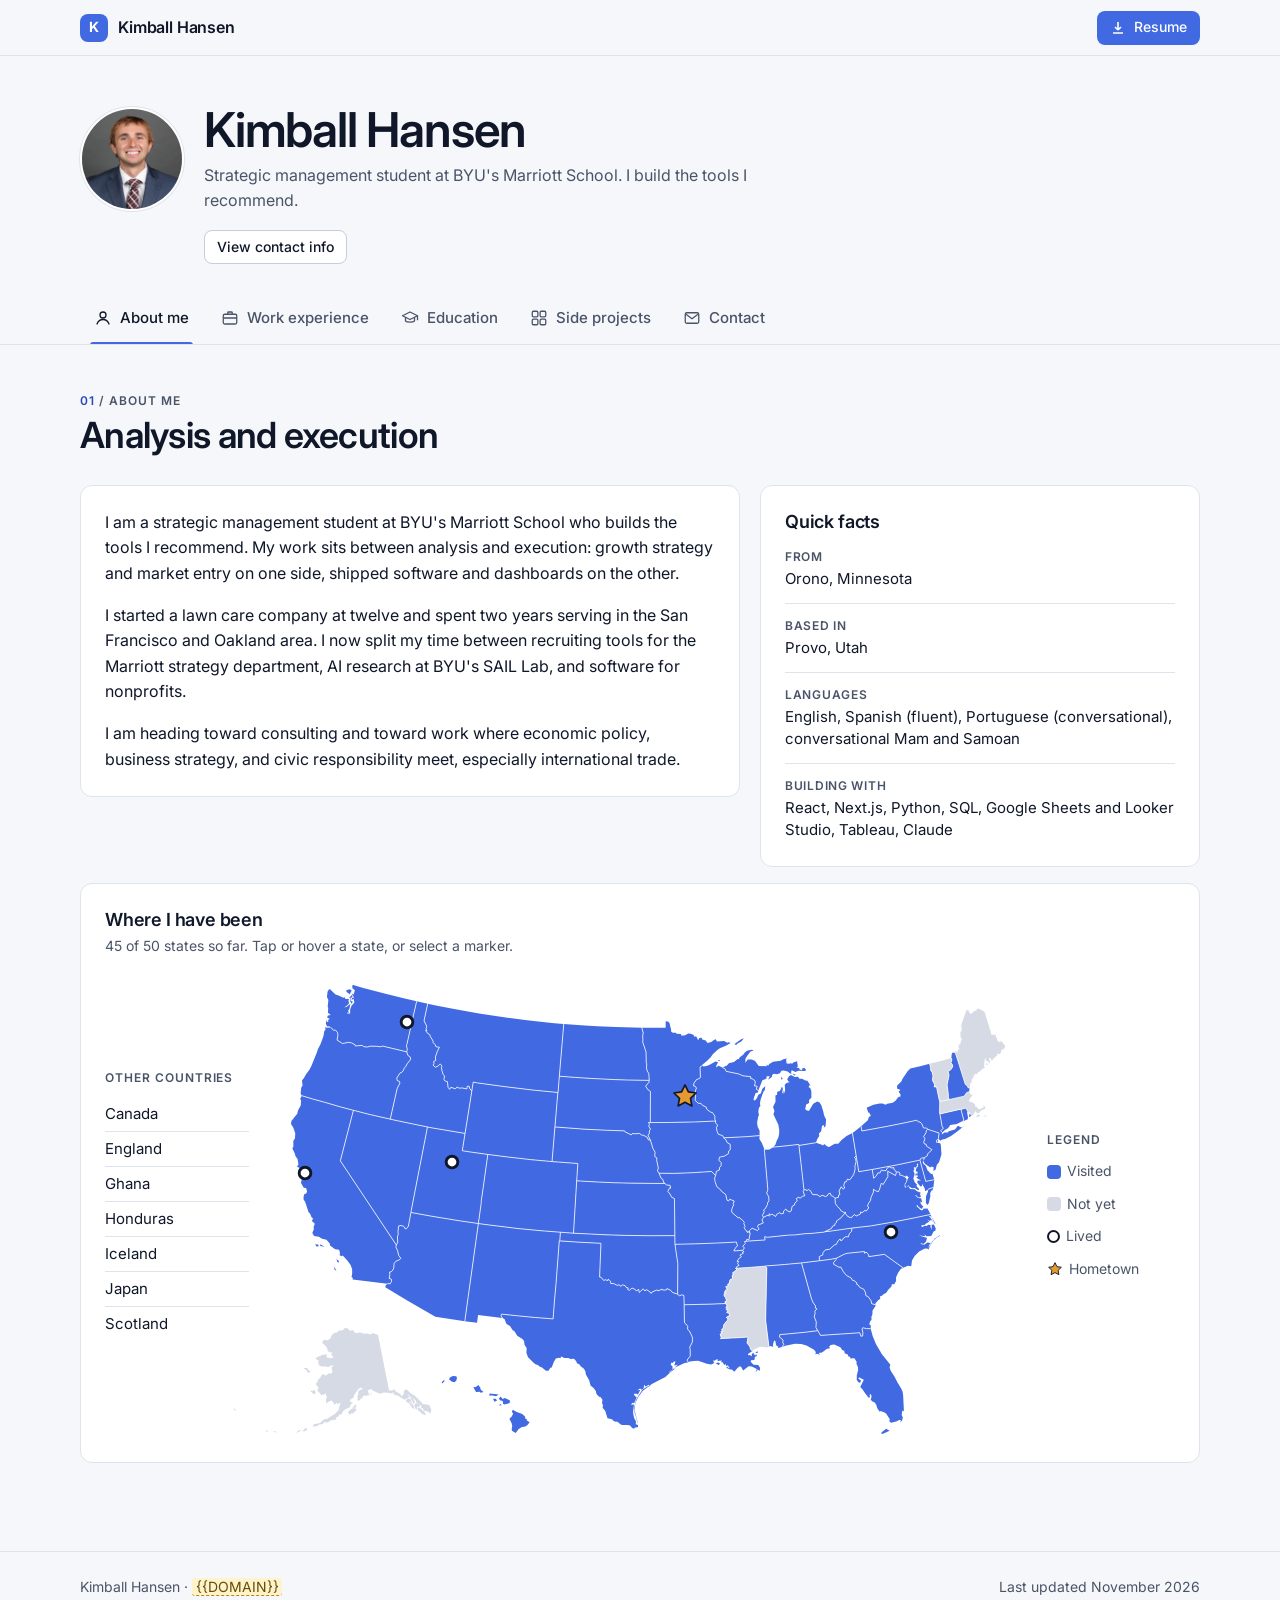
<file: index.html>
<!DOCTYPE html>
<html lang="en">
<head>
<script>document.documentElement.className += " js";</script>
<meta charset="utf-8">
<meta name="viewport" content="width=device-width, initial-scale=1, viewport-fit=cover">
<title>About me | Kimball Hansen</title>
<meta name="description" content="Strategic management student at BYU's Marriott School. I build the tools I recommend.">
<meta name="theme-color" content="#F6F7FA" media="(prefers-color-scheme: light)">
<meta name="theme-color" content="#0A1020" media="(prefers-color-scheme: dark)">

<meta property="og:type" content="website">
<meta property="og:title" content="Kimball Hansen | Strategy, software, and civic work">
<meta property="og:description" content="Strategic management student at BYU's Marriott School. I build the tools I recommend.">
<meta property="og:image" content="assets/headshot.jpg">
<meta name="twitter:card" content="summary">
<meta name="twitter:title" content="Kimball Hansen | Strategy, software, and civic work">
<meta name="twitter:description" content="Strategic management student at BYU's Marriott School. I build the tools I recommend.">
<meta name="twitter:image" content="assets/headshot.jpg">

<link rel="icon" href="assets/favicon.svg" type="image/svg+xml">
<link rel="preconnect" href="https://fonts.googleapis.com">
<link rel="preconnect" href="https://fonts.gstatic.com" crossorigin>
<link rel="stylesheet" href="https://fonts.googleapis.com/css2?family=Inter:wght@400;500;600;700&display=swap">
<link rel="stylesheet" href="styles.css?v=20">
</head>

<body class="has-tabbar">
<a class="skip-link" href="#panels">Skip to content</a>

<!-- ── Header ─────────────────────────────────────────────────────── -->
<header class="header">
  <div class="wrap header__inner">
    <a class="wordmark" href="#about"><span class="wordmark__mark" aria-hidden="true">K</span>Kimball Hansen</a>
    <div class="header__actions">
      <a class="btn btn--primary btn--sm" href="assets/resume.pdf">
        <svg viewBox="0 0 16 16" fill="none" stroke="currentColor" stroke-width="1.6" aria-hidden="true"><path d="M8 2v8m0 0 3-3m-3 3L5 7M3 13h10"/></svg>
        Resume
      </a>
    </div>
  </div>
</header>

<main id="main">

  <!-- ── Identity block (shows on every tab) ──────────────────────── -->
  <section class="identity" aria-labelledby="name">
    <div class="wrap identity__inner">
      <img class="identity__photo" src="assets/headshot.jpg?v=2" width="880" height="1100"
           alt="Kimball Hansen in a navy suit and red plaid tie, smiling.">
      <div>
        <h1 class="h-display" id="name">Kimball Hansen</h1>
        <p class="identity__line">Strategic management student at BYU's Marriott School. I build the tools I recommend.</p>
      </div>
      <div class="identity__actions">
        <a class="btn btn--secondary btn--sm" href="#contact">View contact info</a>
      </div>
    </div>
  </section>

  <!-- ── Tab bar ──────────────────────────────────────────────────── -->
  <!-- Plain anchor links without JS. main.js adds the ARIA tab roles. -->
  <nav class="tabbar" aria-label="Sections">
    <ul class="tabbar__list" data-tablist>
      <li><a class="tabbar__tab" id="tab-about" href="#about" data-title="About me">
        <svg viewBox="0 0 24 24" fill="none" stroke="currentColor" stroke-width="1.7" stroke-linecap="round" aria-hidden="true"><circle cx="12" cy="8" r="4"/><path d="M4 20c1.5-4 4.5-6 8-6s6.5 2 8 6"/></svg>
        <span class="tabbar__long">About me</span><span class="tabbar__short">About</span></a></li>
      <li><a class="tabbar__tab" id="tab-experience" href="#experience" data-title="Work experience">
        <svg viewBox="0 0 24 24" fill="none" stroke="currentColor" stroke-width="1.7" stroke-linejoin="round" aria-hidden="true"><rect x="3" y="7" width="18" height="13" rx="2"/><path d="M9 7V5a1 1 0 0 1 1-1h4a1 1 0 0 1 1 1v2M3 12h18"/></svg>
        <span class="tabbar__long">Work experience</span><span class="tabbar__short">Work</span></a></li>
      <li><a class="tabbar__tab" id="tab-education" href="#education" data-title="Education">
        <svg viewBox="0 0 24 24" fill="none" stroke="currentColor" stroke-width="1.7" stroke-linejoin="round" aria-hidden="true"><path d="m2 9 10-5 10 5-10 5z"/><path d="M6 11v5c2 2 10 2 12 0v-5M22 9v6"/></svg>
        <span class="tabbar__long">Education</span><span class="tabbar__short">School</span></a></li>
      <li><a class="tabbar__tab" id="tab-projects" href="#projects" data-title="Side projects">
        <svg viewBox="0 0 24 24" fill="none" stroke="currentColor" stroke-width="1.7" stroke-linejoin="round" aria-hidden="true"><rect x="3" y="3" width="7.5" height="7.5" rx="1.5"/><rect x="13.5" y="3" width="7.5" height="7.5" rx="1.5"/><rect x="3" y="13.5" width="7.5" height="7.5" rx="1.5"/><rect x="13.5" y="13.5" width="7.5" height="7.5" rx="1.5"/></svg>
        <span class="tabbar__long">Side projects</span><span class="tabbar__short">Projects</span></a></li>
      <li><a class="tabbar__tab" id="tab-contact" href="#contact" data-title="Contact">
        <svg viewBox="0 0 24 24" fill="none" stroke="currentColor" stroke-width="1.7" stroke-linejoin="round" aria-hidden="true"><rect x="3" y="5" width="18" height="14" rx="2"/><path d="m4 7 8 6 8-6"/></svg>
        <span class="tabbar__long">Contact</span><span class="tabbar__short">Contact</span></a></li>
    </ul>
  </nav>

  <div id="panels" data-panels-top tabindex="-1"></div>

  <!-- ── 01 About me ──────────────────────────────────────────────── -->
  <section class="panel" id="about" aria-labelledby="about-heading">
    <div class="wrap">
      <header class="panel__head">
        <p class="eyebrow"><span class="num">01</span> / About me</p>
        <h2 class="h-panel" id="about-heading" data-panel-heading tabindex="-1">Analysis and execution</h2>
      </header>

      <div class="grid grid--bio">
        <div class="card prose">
          <p>I am a strategic management student at BYU's Marriott School who builds the tools I recommend.
            My work sits between analysis and execution: growth strategy and market entry on one side, shipped
            software and dashboards on the other.</p>
          <p>I started a lawn care company at twelve and spent two years serving in the San Francisco and
            Oakland area. I now split my time between recruiting tools for the Marriott strategy department,
            AI research at BYU's SAIL Lab, and software for nonprofits.</p>
          <p>I am heading toward consulting and toward work where economic policy, business strategy, and civic
            responsibility meet, especially international trade.</p>
        </div>

        <div class="card">
          <h3 class="h-card">Quick facts</h3>
          <dl class="facts" style="margin-top:14px">
            <div class="facts__row"><dt>From</dt><dd>Orono, Minnesota</dd></div>
            <div class="facts__row"><dt>Based in</dt><dd>Provo, Utah</dd></div>
            <div class="facts__row"><dt>Languages</dt><dd>English, Spanish (fluent), Portuguese (conversational), conversational Mam and Samoan</dd></div>
            <div class="facts__row"><dt>Building with</dt><dd>React, Next.js, Python, SQL, Google Sheets and Looker Studio, Tableau, Claude</dd></div>
          </dl>
        </div>
      </div>

      <!-- Map: other countries | map | legend -->
      <div class="card map-card" style="margin-top:16px">
        <h3 class="h-card">Where I have been</h3>
        <p class="card__meta">45 of 50 states so far. Tap or hover a state, or select a marker.</p>

        <div class="map-layout">
          <div class="map-layout__countries">
            <h4 class="eyebrow">Other countries</h4>
            <ul class="map-side-list">
              <li>Canada</li>
              <li>England</li>
              <li>Ghana</li>
              <li>Honduras</li>
              <li>Iceland</li>
              <li>Japan</li>
              <li>Scotland</li>
            </ul>
          </div>

          <div class="map-layout__map">
<!-- MAP:START (generated by tools/build-map.mjs; edit that file and rerun, do not hand edit) -->
<div class="usmap" data-usmap>
  <svg class="usmap__svg" viewBox="0 0 975 610" role="img" aria-labelledby="usmap-title usmap-desc">
    <title id="usmap-title">Map of the United States showing the states Kimball has visited</title>
    <desc id="usmap-desc">45 of 50 states are shaded as visited. Not yet visited: Alaska, Maine, Massachusetts, Mississippi, Vermont. Markers show where Kimball has lived: Provo, Utah; Spokane, Washington; Durham, North Carolina; San Francisco and Oakland, California. A star marks his hometown, Orono, Minnesota.</desc>
    <g class="usmap__states">
      <path class="usmap__state is-visited" data-state="AL" data-name="Alabama" data-status="Visited" d="M647.9,492.4L647.9,492.4L647.9,492.4ZM641.6,383.9L641.5,383.7L666.4,381.8L689.2,379.6L702.4,427.0L704.5,431.7L707.7,436.4L707.3,438.8L709.5,439.9L706.7,443.1L707.1,445.9L705.9,450.0L708.6,457.1L708.2,464.7L710.7,468.7L693.6,470.8L660.7,473.9L660.2,477.0L665.0,480.9L664.6,484.7L666.2,486.4L663.7,490.0L657.5,491.8L659.0,490.2L655.9,487.8L654.8,482.2L653.3,481.7L651.9,485.8L651.5,490.1L649.0,488.9L646.4,489.4L642.1,455.0L643.0,413.1L643.6,386.1Z"><title>Alabama: visited</title></path>
      <path class="usmap__state is-unvisited" data-state="AK" data-name="Alaska" data-status="Not yet" d="M104.1,551.6L104.1,551.6L104.1,551.6ZM99.1,569.8L103.4,565.2L104.6,569.0L100.9,570.4ZM95.0,582.0L95.0,582.0L95.0,582.0ZM93.3,575.4L98.9,570.6L103.0,570.6L104.5,573.3L99.2,577.7L97.4,577.1L95.3,579.5ZM93.1,582.8L93.1,582.8L93.1,582.8ZM88.8,587.6L88.8,587.6L88.8,587.6ZM71.7,593.6L71.7,593.6L71.7,593.6ZM71.0,591.6L71.0,591.6L71.0,591.6ZM68.1,593.4L68.1,593.4L68.1,593.4ZM65.7,590.1L65.7,590.1L65.7,590.1ZM67.5,564.1L67.5,564.1L67.5,564.1ZM60.8,591.2L60.8,591.2L60.8,591.2ZM58.2,592.3L58.2,592.3L58.2,592.3ZM66.1,523.9L66.1,523.9L66.1,523.9ZM55.9,595.9L55.9,595.9L55.9,595.9ZM44.6,596.9L44.6,596.9L44.6,596.9ZM42.6,595.4L42.6,595.4L42.6,595.4ZM40.6,595.9L40.6,595.9L40.6,595.9ZM44.1,547.4L46.2,547.9L49.5,546.6L50.9,551.2L48.3,552.0L44.3,548.6ZM31.2,600.7L33.7,600.4L37.9,596.4L40.1,598.1L36.5,600.8ZM50.7,504.5L59.1,500.7L65.6,499.7L65.2,503.9L71.3,505.0L74.2,503.6L71.2,500.0L73.2,497.5L70.2,497.2L66.5,495.5L66.2,492.2L62.9,487.9L59.3,484.4L61.5,480.7L67.1,481.3L70.4,478.8L71.6,474.9L75.2,471.3L78.1,471.3L81.6,468.3L86.6,468.1L89.3,465.0L93.9,466.2L95.1,468.7L98.6,468.0L101.4,468.7L100.9,470.4L104.4,472.1L108.9,470.7L113.9,472.8L118.9,472.5L122.5,473.6L126.0,471.6L132.8,474.4L147.2,547.0L151.3,547.2L154.5,545.0L154.5,547.2L162.3,552.3L163.6,554.7L166.5,551.9L166.5,548.3L169.4,545.8L171.6,547.1L176.3,551.6L180.7,553.8L189.5,562.4L191.5,565.5L192.6,565.1L200.0,566.5L202.9,572.6L201.4,577.9L198.4,575.0L192.7,573.6L192.0,570.8L189.2,570.4L190.1,568.2L188.2,565.3L183.2,563.4L182.3,560.4L178.2,556.5L176.2,556.7L171.3,551.1L174.6,557.6L172.6,556.5L167.9,559.3L161.9,556.2L160.0,554.4L152.9,552.1L153.2,549.3L150.9,551.2L145.5,550.2L140.5,549.9L135.3,551.6L125.6,547.4L124.4,545.3L119.2,547.1L121.0,552.8L119.4,554.0L113.5,554.3L111,558.8L110.4,557.3L108.8,560.3L104.8,560.2L106.6,557.2L105.1,556.1L106.8,552.4L106.6,548.5L110.5,545.8L112.0,547.1L111.9,544.1L109.4,543.8L106.3,546.2L101.6,553.0L100.4,556.9L96.1,559.5L96.0,562.2L99.5,563.5L96.4,566.5L95.7,569.3L89.8,572.0L85.7,575.8L85.6,578.2L82.0,579.0L79.7,582.0L76.9,582.9L78.5,583.9L76.6,585.8L70.6,586.4L67.3,589.0L62.8,589.4L62.6,587.5L60.5,591.2L55.5,591.9L52.7,594.1L46.7,594.8L48.5,591.6L56.5,590.1L61.9,585.1L66.4,584.5L71.2,580.8L75.2,578.7L80.9,573.4L82.4,566.0L83.9,563.1L79.6,564.9L78.0,563.4L75.7,566.2L73.2,561.9L71.0,560.6L64.7,564.1L64.1,558.3L65.8,556.7L63.8,551.0L63.1,552.3L58.3,553.3L52.6,546.6L54.4,545.2L53.8,541.3L52.6,541.9L51.0,538.2L53.4,535.9L53.7,533.6L57.4,529.8L58.7,526.7L60.6,525.7L64.3,527.8L67.4,524.8L71.4,525.1L73.0,523.1L71.5,516.9L73.7,515.7L72.5,513.9L67.6,516.5L61.2,515.4L59.1,516.0L55.2,514.1L53.9,509.3L55.8,508.6L52.4,506.8ZM24.8,603.0L29.2,599.0L31.4,600.2ZM28.4,573.2L28.4,573.2L28.4,573.2ZM20.4,602.1L20.4,602.1L20.4,602.1ZM26.8,568.3L26.8,568.3L26.8,568.3ZM16.0,603.0L16.0,603.0L16.0,603.0ZM34.4,517.7L39.4,517.8L42.0,521.2L44.8,522.4L40.8,524.4L38.9,521.1ZM7.0,603.0L7.0,603.0L7.0,603.0ZM23.4,539.8L23.4,539.8L23.4,539.8ZM-0.0,602.2L-0.0,602.2L-0.0,602.2ZM-6.2,601.1L-0.9,601.2L-1.9,602.5ZM-10.1,599.3L-10.1,599.3L-10.1,599.3ZM-10.9,601.2L-10.9,601.2L-10.9,601.2ZM-15.0,601.4L-13.1,599.2L-11.1,600.7ZM-18.1,599.6L-18.1,599.6L-18.1,599.6ZM-20.0,597.4L-20.0,597.4L-20.0,597.4ZM-30.2,592.5L-30.2,592.5L-30.2,592.5ZM-35.1,593.3L-35.1,593.3L-35.1,593.3ZM-40.7,588.5L-40.7,588.5L-40.7,588.5ZM-55.8,576.5L-55.8,576.5L-55.8,576.5ZM-57.6,570.8L-54.6,571.9L-53.9,573.7L-56.3,573.0ZM197.3,577.4L197.3,577.4L197.3,577.4ZM196.4,577.0L196.4,577.0L196.4,577.0ZM194.6,574.8L194.6,574.8L194.6,574.8ZM187.5,570.0L187.5,570.0L187.5,570.0ZM187.0,569.1L187.0,569.1L187.0,569.1ZM186.2,576.9L186.2,576.9L186.2,576.9ZM184.9,573.0L184.9,569.8L186.7,569.5L194.3,575.8L195.6,580.1L189.6,577.5L189.3,576.2ZM182.6,574.2L182.6,574.2L182.6,574.2ZM180.3,567.1L181.9,564.5L185.3,564.2L188.7,566.6L186.3,568.6L183.9,568.5L183.9,572.3L182.6,572.4ZM174.5,555.9L176.1,557.4L178.2,556.8L181.3,562.5L179.5,565.8L178.8,563.0ZM173.8,564.7L174.5,562.9L177.2,563.4L179.6,568.3L180.8,572.6L176.0,568.3L175.4,565.2ZM173.4,565.8L173.4,565.8L173.4,565.8ZM169.1,561.4L171.5,557.7L175.3,558.6L177.1,562.6L173.7,562.2L173.8,564.7ZM120.8,555.0L123.5,550.0L124.2,550.9ZM120.3,551.4L120.3,551.4L120.3,551.4Z"><title>Alaska: not yet visited</title></path>
      <path class="usmap__state is-visited" data-state="AZ" data-name="Arizona" data-status="Visited" d="M145.0,407.0L148.8,406.9L150.6,403.7L150.1,400.8L147.4,400.0L148.3,394.8L148.0,391.6L149.9,391.4L152.3,389.0L153.5,385.9L153.8,380.4L156.8,377.0L160.0,376.1L162.7,373.6L159.8,369.6L158.4,363.2L156.2,359.0L156.8,356.1L158.7,352.7L158.2,345.0L159.2,342.4L159.0,337.8L159.9,331.0L163.0,330.5L166.5,331.4L168.4,334.8L169.9,334.9L172.6,331.4L176.0,313.3L202.7,318.2L239.3,324.2L264.6,327.9L251.3,423.6L246.8,456.2L208.1,450.4L171.7,429.4L142.3,411.7L142.9,408.9Z"><title>Arizona: visited</title></path>
      <path class="usmap__state is-visited" data-state="AR" data-name="Arkansas" data-status="Visited" d="M522.9,355.2L549.9,354.6L586.0,353.2L603.6,352.2L605.1,357.3L602.8,359.4L600.2,363.9L611.9,363.1L613.6,365.2L611.4,365.6L612.6,367.2L608.3,369.3L610.2,371.6L607.0,373.8L604.6,377.6L606.5,377.6L605.3,380.6L607.1,383.1L605.1,383.7L602.8,386.7L604.0,388.6L598.4,393.0L600.3,394.2L598.2,395.7L598.6,400.3L595.3,401.6L594.2,406.8L592.1,407.6L593.3,409.4L589.7,410.8L591.7,415.1L588.9,415.4L589.9,418.0L587.4,417.7L589.3,419.5L587.5,420.3L587.5,423.2L589.4,425.1L590.7,429.7L588.5,430.7L589.3,433.0L569.4,433.8L535.0,434.6L534.7,422.5L532.1,421.6L528.8,422.8L526.4,420.7L526.7,380.5Z"><title>Arkansas: visited</title></path>
      <path class="usmap__state is-visited" data-state="CA" data-name="California" data-status="Visited" d="M77.1,374.3L81.1,376.9L81.3,379.5L78.9,378.2L78.9,376.1ZM74.7,384.2L78.2,389.9L75.7,388.6ZM65.1,358.3L65.1,358.3L65.1,358.3ZM58.2,374.3L58.2,374.3L58.2,374.3ZM56.6,355.0L62.6,358.5L56.8,357.4ZM50.2,355.1L54.1,355.3L54.8,357.7L51.9,358.1ZM46.8,353.4L46.8,353.4L46.8,353.4ZM32.5,159.9L46.4,164.1L62.1,168.4L83.6,174.7L100.4,179.1L83.2,245.5L156.8,356.1L156.2,359.0L158.4,363.2L159.8,369.6L162.7,373.6L160.0,376.1L156.8,377.0L153.8,380.4L153.5,385.9L152.3,389.0L149.9,391.4L148.0,391.6L148.3,394.8L147.4,400.0L150.1,400.8L150.6,403.7L148.8,406.9L145.0,407.0L99.4,401.6L99.7,399.5L97.9,398.1L98.8,393.5L98.7,387.7L96.5,382.2L92.4,376.4L86.4,369.8L84.6,370.8L82.1,369.2L82.9,367.1L81.6,362.4L76.3,361.7L69.7,356.7L69.3,354.1L65.0,349.2L59.3,347.9L54.8,345.2L48.8,344.2L46.4,340.4L48.6,334.8L47.9,333.2L49.7,328.1L45.9,324.5L47.3,321.2L45.2,319.3L43.4,314.6L41.5,313.2L37.1,299.6L34.8,296.1L35.0,292.1L36.2,288.9L38.1,288.9L39.6,285.9L38.2,281.3L35.1,281.0L31.4,274.2L32.5,270.6L31.5,266.5L33.2,260.8L35.2,260.6L34.7,265.7L38.4,270.1L38.5,265.0L36.4,261.6L37.2,259.0L35.8,257.2L39.2,256.2L37.6,253.4L35.7,253.7L35.6,256.6L33.2,259.9L29.3,254.5L26.2,253.4L28.2,250.2L27.0,243.0L24.4,239.5L23.2,235.5L20.1,228.9L21.5,226.9L21.4,219.4L23.6,215.7L24.0,209.1L21.5,201.9L18.4,197.1L18.9,193.0L26.6,183.7L27.7,178.9L31.2,172.8L31.6,165.8L30.4,164.4Z"><title>California: visited</title></path>
      <path class="usmap__state is-visited" data-state="CO" data-name="Colorado" data-status="Visited" d="M277.0,237.1L301.0,240.2L333.1,243.9L361.4,246.5L395.3,249.0L393.8,271.8L389.6,340.6L372.4,339.3L348.5,337.5L315.2,334.3L278.7,329.8L264.6,327.9L268.3,301.5L268.3,298.9L271.1,279.6Z"><title>Colorado: visited</title></path>
      <path class="usmap__state is-visited" data-state="CT" data-name="Connecticut" data-status="Visited" d="M871.1,183.9L898.6,177.6L898.7,178.0L902.2,191.0L901.7,193.4L900.2,193.4L893.4,197.0L884.7,198.3L881.8,202.6L878.1,204.5L874.0,208.3L872.2,206.0L875.7,202.5L874.1,200.9Z"><title>Connecticut: visited</title></path>
      <path class="usmap__state is-visited" data-state="DE" data-name="Delaware" data-status="Visited" d="M849.1,245.8L849.3,246.3L849.1,245.8ZM844.8,244.5L846.5,241.9L850.7,241.4L849.7,244.3L848.4,246.7L849.3,249.3L852.7,252.4L854.7,258.0L859.5,262.8L861.2,262.6L863.7,270.2L852.5,272.5Z"><title>Delaware: visited</title></path>
      <path class="usmap__state is-visited" data-state="FL" data-name="Florida" data-status="Visited" d="M814.5,594.4L814.5,594.4L814.5,594.4ZM812.7,595.9L812.7,595.9L812.7,595.9ZM807.4,599.0L807.4,599.0L807.4,599.0ZM793.7,604.2L794.7,602.0L800.4,597.6L805.0,600.1L796.3,604.0ZM789.5,605.4L789.5,605.4L789.5,605.4ZM786.4,605.4L786.4,605.4L786.4,605.4ZM777.4,558.3L777.4,558.3L777.4,558.3ZM770.2,606.1L770.2,606.1L770.2,606.1ZM720.4,495.2L720.4,495.2L720.4,495.2ZM710.7,468.7L714.2,474.9L765.7,471.4L767.3,476.0L769.6,475.6L769.8,470.9L768.7,466.0L770.0,464.8L774.7,466.0L780.1,466.0L782.7,475.6L787.0,486.2L794.9,499.6L806.0,513.6L804.9,517.2L806.6,521.8L811.5,529.2L815.4,536.8L820.0,544.3L822.1,549.0L822.8,554.1L823.8,574.5L821.8,573.7L820.8,579.5L822.3,582.6L821.5,586.5L819.1,589.3L819.7,586.0L817.6,586.0L813.6,588.0L806.9,589.7L804.6,587.7L805.2,585.0L800.6,577.8L798.4,576.1L793.1,574.2L791.9,575.3L788.8,570.5L787.5,566.0L785.4,563.2L781.9,561.4L780.2,559.2L781.3,555.3L780.3,551.9L778.5,553.1L779.5,555.9L777.5,556.8L772.6,550.7L769.3,545.7L766.4,542.8L771.1,533.2L764.6,529.8L764.2,531.7L767.3,534.2L766.7,536.7L764.7,537.1L761.8,533.4L761.9,527.3L763.6,520.6L763.5,517.1L761.2,511.5L761.9,510.1L758.8,505.0L755.0,504.8L754.0,506.0L752.9,503.1L751.2,502.8L749.9,500.0L746.0,498.3L745.3,494.9L742.7,494.0L740.3,490.6L732.1,486.7L727.4,487.4L725.7,489.6L726.4,492.1L722.7,492.3L716.2,497.3L711.8,498.0L713.6,500.7L709.9,499.1L707.4,499.8L708.0,496.6L705.7,493.6L695.8,488.3L688.8,486.2L680.6,485.8L667.9,488.6L663.7,490.0L666.2,486.4L664.6,484.7L665.0,480.9L660.2,477.0L660.7,473.9L693.6,470.8Z"><title>Florida: visited</title></path>
      <path class="usmap__state is-visited" data-state="GA" data-name="Georgia" data-status="Visited" d="M689.2,379.6L712.7,376.8L725.5,375.2L734.8,373.6L734.8,375.0L731.5,378.9L731.6,381.5L738.4,385.3L741.0,385.3L744.3,391.4L748.3,396.1L754.5,399.5L756.0,402.3L759.0,403.4L761.9,405.8L761.6,407.6L763.6,408.6L765.6,411.7L771.2,414.4L773.1,418.1L773.9,422.7L776.7,423.9L780.7,429.5L781.4,433.3L786.1,434.5L786.7,435.9L782.5,442.3L782.4,447.0L781.0,450.7L781.3,454.4L779.5,456.3L778.2,460.1L780.2,461.4L780.1,466.0L774.7,466.0L770.0,464.8L768.7,466.0L769.8,470.9L769.6,475.6L767.3,476.0L765.7,471.4L714.2,474.9L710.7,468.7L708.2,464.7L708.6,457.1L705.9,450.0L707.1,445.9L706.7,443.1L709.5,439.9L707.3,438.8L707.7,436.4L704.5,431.7L702.4,427.0Z"><title>Georgia: visited</title></path>
      <path class="usmap__state is-visited" data-state="HI" data-name="Hawaii" data-status="Visited" d="M305.4,584.4L308.2,581.8L310.3,577.8L308.7,575.3L309.7,572.5L315.1,575.7L322.2,578.2L326.2,581.9L326.0,584.4L327.9,584.4L328.4,586.6L332.0,589.1L328.5,593.2L325.2,594.9L321.7,595.1L317.3,598.1L313.7,603.1L309.2,600.4L308.3,598.5L309.1,593.6L308.3,590.4ZM291.6,557.9L293.9,555.3L296.4,558.5L299.6,557.2L306.4,560.7L305.4,563.9L298.5,565.6L297.1,564.8L296.6,561.0L293.0,560.1ZM291.5,566.6L294.2,565.0L294.8,566.9ZM283.8,558.2L287.4,558.0L289.2,560.4L285.9,562.1ZM278.6,553.8L279.6,551.1L291.4,552.5L287.8,555.0L283.1,553.8ZM258.0,543.0L261.3,542.8L264.6,540.0L267.4,544.1L267.3,545.7L271.3,549.3L267.7,550.2L266.2,549.1L261.5,549.2ZM226.0,532.6L227.3,530.1L230.9,528.2L235.4,528.5L236.5,530.1L235.7,534.2L233.3,536.3L229.9,535.7ZM216.3,536.5L220.0,533.1L219.8,535.5L217.1,538.1Z"><title>Hawaii: visited</title></path>
      <path class="usmap__state is-visited" data-state="ID" data-name="Idaho" data-status="Visited" d="M170.5,102.3L171.2,98.4L170.1,94.1L170.7,92.4L178.3,58.6L183.5,35.9L198.0,39.0L193.2,61.5L196.8,68.7L195.8,71.7L197.0,74.2L195.2,74.2L197.9,78.0L200.8,79.7L201.5,82.3L205.3,88.3L204.7,89.6L208.0,93.0L208.8,95.5L213.4,96.2L210.7,101.7L208.1,109.0L208.6,113.6L205.8,114.9L206.4,117.4L205.1,119.7L208.0,122.6L211.6,121.0L214.5,118.2L216.9,121.0L216.1,122.7L216.8,127.4L218.5,132.3L220.2,134.2L219.3,138.5L220.8,140.6L224.0,141.5L224.8,149.1L226.9,151.6L228.4,148.9L234.6,150.9L236.6,148.4L239.3,150.0L243.2,149.7L249.6,151.0L249.9,147.5L252.5,147.5L253.5,151.0L256.0,153.8L247.1,209.5L200.1,201.6L197.7,201.0L159.5,193.1L148.8,190.7L157.9,150.4L161.6,143.2L160.9,141.1L157.8,139.9L157.4,136.6L161.9,129.9L164.2,129.1L166.5,126.1L166.7,124.1L169.1,121.9L170.9,118.1L175.6,112.3L175.0,109.0L171.9,106.8Z"><title>Idaho: visited</title></path>
      <path class="usmap__state is-visited" data-state="IL" data-name="Illinois" data-status="Visited" d="M576.4,264.7L577.4,259.3L581.2,257.7L581.4,254.5L583.6,251.8L583.6,247.8L580.6,244.7L581.5,240.7L588.1,239.2L593.2,236.0L593.5,232.7L595.5,231.0L595.5,223.8L591.5,221.5L590.0,218.1L587.0,215.3L617.8,213.7L634.1,212.3L633.9,216.7L637.1,222.0L640.3,229.8L645.0,283.6L643.4,287.9L646.1,292.5L646.5,298.4L644.9,299.9L644.5,303.0L641.5,308.6L639.3,310.2L640.4,311.7L637.9,317.4L639.3,319.7L637.3,323.0L639.0,327.2L632.2,329.8L631.6,332.2L633.5,335.1L631.5,337.1L624.3,334.0L620.6,337.5L621.1,339.9L618.7,338.2L618.5,339.9L613.7,333.4L615.1,332.0L613.4,327.7L614.0,326.3L611.9,323.7L607.0,319.7L606.1,320.5L597.6,313.2L597.5,309.2L600.1,303.2L599.4,301.4L600.9,298.4L594.9,296.0L593.4,298.2L591.3,297.2L589.7,289.8L584.1,285.6L582.9,283.6L578.0,279.5L575.5,272.5L575.1,268.0Z"><title>Illinois: visited</title></path>
      <path class="usmap__state is-visited" data-state="IN" data-name="Indiana" data-status="Visited" d="M640.3,229.8L642.1,231.1L647.2,230.6L651.9,227.5L669.1,225.8L685.6,223.9L685.8,225.3L688.4,247.3L692.5,284.2L691.3,285.6L693.5,291.5L690.6,292.0L687.5,294.5L685.0,293.5L682.5,295.0L683.6,298.2L680.5,301.0L680.0,303.6L677.0,305.1L675.5,311.5L674.1,312.8L669.7,310.7L668.6,308.8L665.5,311.7L665.9,314.2L662.3,315.4L660.7,313.4L656.7,315.7L655.3,318.6L650.5,315.6L648.3,316.5L646.7,315.0L646.6,318.3L645.2,316.8L639.3,319.7L637.9,317.4L640.4,311.7L639.3,310.2L641.5,308.6L644.5,303.0L644.9,299.9L646.5,298.4L646.1,292.5L643.4,287.9L645.0,283.6Z"><title>Indiana: visited</title></path>
      <path class="usmap__state is-visited" data-state="IA" data-name="Iowa" data-status="Visited" d="M490.5,195.2L515.8,195.1L549.2,194.4L576.3,193.2L576.5,196.3L579.2,198.7L577.4,201.6L578.2,206.7L579.9,210.5L585.5,212.4L587.0,215.3L590.0,218.1L591.5,221.5L595.5,223.8L595.5,231.0L593.5,232.7L593.2,236.0L588.1,239.2L581.5,240.7L580.6,244.7L583.6,247.8L583.6,251.8L581.4,254.5L581.2,257.7L577.4,259.3L576.4,264.7L570.9,259.5L544.8,261.2L521.3,262.0L502.0,261.8L499.9,258.5L501.1,255.1L498.9,244.7L499.3,241.9L496.4,239.8L496.8,233.9L494.1,229.6L490.6,218.2L487.5,211.9L489.0,210.0L489.6,205.5L490.8,203.8L488.4,199.8L489.4,197.8L488.2,195.2Z"><title>Iowa: visited</title></path>
      <path class="usmap__state is-visited" data-state="KS" data-name="Kansas" data-status="Visited" d="M393.8,271.8L422.4,273.4L443.4,274.3L464.7,274.8L495.3,275.2L509.9,275.2L511.7,277.3L516.4,277.6L517.3,281.4L516.0,280.9L513.5,285.7L516.5,289.2L518.5,293.2L522.3,295.2L522.8,343.8L489.0,343.9L458.9,343.5L432.5,342.7L389.6,340.6Z"><title>Kansas: visited</title></path>
      <path class="usmap__state is-visited" data-state="KY" data-name="Kentucky" data-status="Visited" d="M621.1,339.9L620.6,337.5L624.3,334.0L631.5,337.1L633.5,335.1L631.6,332.2L632.2,329.8L639.0,327.2L637.3,323.0L639.3,319.7L645.2,316.8L646.6,318.3L646.7,315.0L648.3,316.5L650.5,315.6L655.3,318.6L656.7,315.7L660.7,313.4L662.3,315.4L665.9,314.2L665.5,311.7L668.6,308.8L669.7,310.7L674.1,312.8L675.5,311.5L677.0,305.1L680.0,303.6L680.5,301.0L683.6,298.2L682.5,295.0L685.0,293.5L687.5,294.5L690.6,292.0L693.5,291.5L691.3,285.6L692.5,284.2L693.7,283.1L696.4,284.5L698.5,283.2L700.9,284.8L703.8,289.8L710.1,290.1L713.8,292.6L716.2,290.6L720.6,292.4L723.0,291.5L724.6,288.9L726.9,287.9L728.4,291.6L730.5,292.0L733.2,294.7L733.7,301.6L736.4,305.6L739.7,308.5L740.9,311.0L744.4,313.1L747.1,313.2L741.1,320.4L735.1,324.6L735.3,326.3L733.0,328.2L733.0,330.2L729.7,331.5L728.9,334.2L719.7,338.7L719.5,339.1L704.2,340.7L692.4,341.4L681.0,342.8L672.0,343.1L644.7,346.0L640.7,345.3L641.4,349.5L618.9,351.0L616.8,351.3L617.4,348.6L620.1,349.4L621.8,340.2ZM615.6,351.4L614.6,351.5L615.6,351.4Z"><title>Kentucky: visited</title></path>
      <path class="usmap__state is-visited" data-state="LA" data-name="Louisiana" data-status="Visited" d="M637.5,497.3L637.5,497.3L637.5,497.3ZM628.5,497.9L631.3,495.3L631.8,498.0ZM623.7,510.1L623.7,510.1L623.7,510.1ZM609.5,520.7L609.5,520.7L609.5,520.7ZM605.9,521.2L605.9,521.2L605.9,521.2ZM602.1,522.3L602.1,522.3L602.1,522.3ZM576.5,511.4L579.8,510.5L582.5,512.0L580.0,513.8ZM535.0,434.6L569.4,433.8L589.3,433.0L591.3,435.6L589.8,439.0L591.7,439.3L590.0,441.3L592.9,441.6L590.9,444.9L593.3,445.5L595.3,448.2L590.3,451.4L592.5,453.0L592.2,455.4L590.1,456.8L587.0,461.3L586.3,465.9L584.3,466.9L585.3,470L583.3,470.0L584.5,472.7L582.2,473.0L583.9,478.2L582.5,479.1L605.8,477.9L619.0,477.0L617.6,484.9L621.2,489.4L622.2,493.1L624.7,495.4L619.2,498.9L618.9,501.1L621.1,500.7L623.7,502.2L623.9,499.6L625.7,497.6L628.2,501.2L629.9,499.3L630.5,502.2L628.0,502.9L627.3,507.1L622.8,507.7L622.5,509.6L626.2,513.3L632.4,513.8L634.9,517.7L634.1,521.7L631.8,519.8L628.7,523.5L630.5,519.1L623.8,515.7L619.7,515.3L612.5,521.1L609.8,516.2L608.1,515.4L605.1,517.7L600.9,522.7L597.8,519.7L595.2,519.7L590.3,517.4L591.6,516.0L594.6,518.3L594.2,516.3L591.7,514.2L590.2,515.3L589.6,512.6L587.6,513.7L585.6,510.1L583.7,510.1L584.2,507.8L579.1,508.5L578.8,505.8L574.4,508.1L572.8,507.9L574.7,511.0L570.5,513.0L564.7,512.0L553.5,508.2L547.7,508.4L542.4,509.2L540.6,510.3L538.8,507.4L543.0,502.0L542.9,493.2L542.3,490.2L545.5,484.4L546.1,479.9L545.4,476.2L541.8,469.0L539.5,466.9L539.8,462.9L535.4,457.9Z"><title>Louisiana: visited</title></path>
      <path class="usmap__state is-unvisited" data-state="ME" data-name="Maine" data-status="Not yet" d="M939.7,114.8L939.7,114.8L939.7,114.8ZM937.9,116.1L937.9,116.1L937.9,116.1ZM936.3,112.2L936.3,112.2L936.3,112.2ZM932.1,116.0L932.1,116.0L932.1,116.0ZM933.5,124.7L933.5,124.7L933.5,124.7ZM931.3,119.2L932.7,117.0L934.3,119.3ZM930.1,116.2L930.1,116.2L930.1,116.2ZM910.1,150.1L907.8,149.1L907.4,147.1L904.5,145.1L894.8,114.2L890.8,102.3L891.7,101.1L894.8,103.1L894.2,99.2L897.3,98.8L895.2,96.3L896.8,92.2L899.0,90.0L898.1,88.8L900.0,86.1L898.1,82.5L898.1,76.3L899.9,73.8L899.0,67.4L905.9,47.6L908.7,47.5L909.9,51.4L912.4,52.2L916.5,48.5L919.5,47.6L919.6,45.8L922.6,45.8L929.7,49.7L937.2,74.0L938.7,79.8L944.5,79.8L944.5,82.5L946.2,84.3L946.1,86.9L949.4,89.6L951.9,88.0L957.0,94.7L955.0,99.3L952.7,98.6L950.2,105.5L946.7,104.2L946.2,107.4L943.9,108.3L943.8,110.3L941.4,109.7L941.4,112.5L938.9,113.6L937.2,109.7L935.4,111.3L937.1,114.9L935.7,117.5L934.5,114.6L931.9,114.3L931.0,110.0L929.7,113.9L929.2,120.4L930.1,122.8L925.7,125.6L924.3,127.7L921.4,128.9L919.6,132.2L918.0,130.9L915.1,134.0L915.1,136.8L912.7,138.3L912.9,142.2L911.1,143.3Z"><title>Maine: not yet visited</title></path>
      <path class="usmap__state is-visited" data-state="MD" data-name="Maryland" data-status="Visited" d="M849.8,284.9L848.9,285.1L849.8,284.9ZM847.2,281.4L847.2,281.4L847.2,281.4ZM782.2,256.8L816.4,250.5L844.8,244.5L852.5,272.5L863.7,270.2L862.5,280.4L856.0,282.6L855.4,283.8L851.6,285.2L851.2,281.8L847.6,275.5L847.6,278.7L845.5,279.1L841.3,274.1L841.8,271.3L846.3,271.3L840.0,267.8L842.2,266.0L841.0,263.6L839.0,266.2L839.3,261.7L841.4,262.8L841.8,259.9L839.2,259.2L840.2,254.7L842.2,253.0L842.5,248.9L840.5,249.8L841.5,251.7L839.2,254.4L836.7,254.0L837.6,257.0L836.2,258.7L837.9,262.7L836.2,268.7L838.1,273.9L840.9,276.6L840.3,279.0L843.3,282.0L843.7,284.1L840.7,283.3L838.2,281.2L834.6,281.5L831.0,279.6L829.8,277.6L826.9,280.1L825.2,277.6L827.0,273.7L827.9,269.9L829.6,267.1L826.9,265.3L825.8,266.9L821.5,264.8L818.1,264.1L818.7,261.5L816.5,260.1L813.9,260.3L810.6,256.4L810.7,254.4L807.7,254.9L804.5,253.3L801.7,255.2L800.3,258.2L797.0,258.5L794.3,257.4L792.2,261.5L789.7,261.3L787.1,265.8L784.1,268.5Z"><title>Maryland: visited</title></path>
      <path class="usmap__state is-unvisited" data-state="MA" data-name="Massachusetts" data-status="Not yet" d="M927.6,186.7L933.0,186.0L930.6,187.5ZM918.3,188.3L921.2,184.4L924.5,186.7ZM870.9,167.6L884.0,164.8L902.9,160.6L906.1,155.9L909.4,154.7L911.1,158.5L914.3,158.4L909.4,165.7L910.0,168.5L911.8,167.4L917.0,171.2L917.4,174.1L919.4,174.3L921.7,177.7L924.8,177.4L928.8,175.1L928.4,171.3L930.9,176.7L924.6,179.8L922.6,182.4L920.0,183.3L917.8,179.3L917.6,181.6L915.4,182.7L915.4,185.2L912.7,186.3L910.5,182.7L909.8,182.1L907.7,181.0L905.4,176.0L898.7,178.0L898.6,177.6L871.1,183.9L870.6,183.2Z"><title>Massachusetts: not yet visited</title></path>
      <path class="usmap__state is-visited" data-state="MI" data-name="Michigan" data-status="Visited" d="M677.0,130.8L681.9,132.3L679.7,133.3ZM663.4,133.1L663.4,133.1L663.4,133.1ZM662.3,138.5L662.9,134.8L664.5,138.0ZM660.8,135.5L660.8,135.5L660.8,135.5ZM658.7,142.4L658.7,142.4L658.7,142.4ZM656.5,149.6L656.5,149.6L656.5,149.6ZM655.4,152.7L655.4,152.7L655.4,152.7ZM645.5,139.8L645.5,139.8L645.5,139.8ZM651.9,227.5L655.0,224.1L656.7,218.8L658.6,215.5L659.8,210.2L659.9,204.7L658.8,198.0L652.3,184.2L653.7,180.1L651.8,174.8L655.1,167.9L654.9,159.7L657.1,158.6L657.1,154.9L661.1,153.5L663.5,147.8L664.7,150.6L663.9,155.9L665.0,157.2L666.3,152.0L666.1,157.5L667.7,153.2L667.2,145.5L669.6,143.2L674.1,141.9L672.0,141.1L670.4,138.3L672.8,134.4L675.3,132.7L680.6,135.2L684.5,135.1L686.6,137.8L689.8,137.8L695.1,140.2L696.7,139.9L701.2,146.9L699.1,146.1L698.7,148.9L700.9,150.2L702.1,153.9L702.3,162.4L699.2,165.5L699.1,169.4L695.4,171.4L694.1,177.1L695.0,178.7L698.9,180.1L704.6,170.6L709.8,167.6L713.0,169.0L715.2,172.4L717.9,181.0L718.9,185.8L721.5,191.1L720.9,199.8L718.5,202.1L719.0,198.6L716.2,199.3L715.1,206.5L712.1,209.5L712.5,212.9L709.8,217.0L708.2,221.7L685.8,225.3L685.6,223.9L669.1,225.8ZM601.3,92.3L602.4,90.9L610.0,85.8L613.5,84.3L610.1,88.6L605.1,91.3L603.4,93.3ZM585.3,123.0L591.2,120.2L593.8,117.3L600.5,115.7L604.9,112.0L606.9,111.8L608.2,109.4L612.9,105.7L615.0,102.7L618.5,100.5L624.3,99.6L625.9,101.0L622.1,101.8L617.5,108.0L615.4,111.7L615.6,116.5L618.5,112.4L623.9,112.4L628.2,114.3L633.0,120.8L643.6,121.3L643.2,119.0L645.3,120.6L646.9,118.4L651.8,115.2L661.9,113.9L665.3,111.9L669.9,111.0L669.0,112.7L669.7,117.6L673.2,118.0L675.7,116.8L676.4,118.3L678.9,116.0L683.4,114.8L684.4,121.4L682.4,123.0L686.1,123.5L686.9,125.7L690.1,126.1L690.2,123.9L693.2,123.6L695.2,125.7L694.0,127.5L685.2,127.1L681.2,128.7L676.4,126.5L675.4,129.1L676.3,131.1L674.2,130.9L671.1,128.2L665.7,126.9L662.8,127.2L660.9,130.3L657.0,131.7L652.5,131.2L650.7,132.7L650.3,135.4L645.2,139.1L647.5,134.3L643.5,134.5L643.0,137.7L637.8,139.6L632.4,153.0L629.9,151.4L630.9,147.5L627.3,147.0L628.3,144.0L628.2,140.2L624.5,137.7L622.3,137.3L622.6,135.0L611.9,133.7L606.7,131.3L590.2,127.9L588.3,124.1Z"><title>Michigan: visited</title></path>
      <path class="usmap__state is-visited" data-state="MN" data-name="Minnesota" data-status="Visited" d="M479.4,70.6L510.7,70.7L510.7,62.1L513.7,62.4L515.6,64.1L517.9,73.2L517.8,75.6L520.1,77.3L524.2,77.3L524.9,78.4L530.7,78.7L531.5,81.2L536.4,80.4L540.3,78.2L543.7,78.5L547.6,80.2L547.9,82L551.1,82.2L553.4,87.2L554.9,84.1L558.0,83.9L558.8,86.0L563.3,87.3L565.8,90.7L570.6,89.5L574.6,86.3L576.6,85.7L578.0,88.8L587.6,87.9L591.7,90.5L593.6,89.6L596.1,90.7L590.4,94.1L581.9,97.5L579.0,99.4L572.6,105.6L569.9,109.3L565.3,113.9L558.9,119.3L560.2,121.1L559.0,120.2L555.9,122.2L556.4,135.6L555.6,136.9L551.0,139.0L547.6,144.0L547.5,147.2L549.2,147.3L551.2,149.8L549.7,153.6L550.1,161.6L549.3,165.9L553.6,169.9L556.9,170.0L559.1,172.6L563.9,174.8L564.8,177.8L569.7,181.5L572.2,182.1L575.5,187.0L575.3,190.7L576.3,193.2L549.2,194.4L515.8,195.1L490.5,195.2L490.7,154.3L487.1,151.7L484.4,147.3L488.7,142.4L489.1,139.8L488.6,130.9L486.5,127.5L485.5,123.3L485.9,118.1L485.2,116.5L484.9,102.4L480.5,89.3L480.9,86.8L480.5,80.7L481.3,77.7Z"><title>Minnesota: visited</title></path>
      <path class="usmap__state is-unvisited" data-state="MS" data-name="Mississippi" data-status="Not yet" d="M644.4,493.1L644.4,493.1L644.4,493.1ZM639.3,492.8L639.3,492.8L639.3,492.8ZM635.1,493.8L635.1,493.8L635.1,493.8ZM631.7,493.5L631.7,493.5L631.7,493.5ZM589.3,433.0L588.5,430.7L590.7,429.7L589.4,425.1L587.5,423.2L587.5,420.3L589.3,419.5L587.4,417.7L589.9,418.0L588.9,415.4L591.7,415.1L589.7,410.8L593.3,409.4L592.1,407.6L594.2,406.8L595.3,401.6L598.6,400.3L598.2,395.7L600.3,394.2L598.4,393.0L604.0,388.6L602.8,386.7L618.9,385.7L641.6,383.9L643.6,386.1L643.0,413.1L642.1,455.0L646.4,489.4L644.4,490.7L636.1,489.7L633.0,490.5L626.6,493.5L624.7,495.4L622.2,493.1L621.2,489.4L617.6,484.9L619.0,477.0L605.8,477.9L582.5,479.1L583.9,478.2L582.2,473.0L584.5,472.7L583.3,470.0L585.3,470L584.3,466.9L586.3,465.9L587.0,461.3L590.1,456.8L592.2,455.4L592.5,453.0L590.3,451.4L595.3,448.2L593.3,445.5L590.9,444.9L592.9,441.6L590.0,441.3L591.7,439.3L589.8,439.0L591.3,435.6Z"><title>Mississippi: not yet visited</title></path>
      <path class="usmap__state is-visited" data-state="MO" data-name="Missouri" data-status="Visited" d="M502.0,261.8L521.3,262.0L544.8,261.2L570.9,259.5L576.4,264.7L575.1,268.0L575.5,272.5L578.0,279.5L582.9,283.6L584.1,285.6L589.7,289.8L591.3,297.2L593.4,298.2L594.9,296.0L600.9,298.4L599.4,301.4L600.1,303.2L597.5,309.2L597.6,313.2L606.1,320.5L607.0,319.7L611.9,323.7L614.0,326.3L613.4,327.7L615.1,332.0L613.7,333.4L618.5,339.9L618.7,338.2L621.1,339.9L621.8,340.2L620.1,349.4L617.4,348.6L616.8,351.3L615.6,351.4L614.6,351.5L615.3,354.2L612.0,357.6L614.2,360.0L611.9,363.1L600.2,363.9L602.8,359.4L605.1,357.3L603.6,352.2L586.0,353.2L549.9,354.6L522.9,355.2L522.8,343.8L522.3,295.2L518.5,293.2L516.5,289.2L513.5,285.7L516.0,280.9L517.3,281.4L516.4,277.6L511.7,277.3L509.9,275.2L507.9,273.8L507.1,270.0L504.6,268.0Z"><title>Missouri: visited</title></path>
      <path class="usmap__state is-visited" data-state="MT" data-name="Montana" data-status="Visited" d="M198.0,39.0L210.4,41.6L232.8,46.1L265.4,51.8L302.7,57.4L325.9,60.4L340.3,62.1L364.4,64.6L376.8,65.6L371.0,134.3L369.3,155.6L369.0,155.7L339.4,152.8L339.2,152.9L298.3,147.9L263.3,143.1L257.8,142.0L256.0,153.8L253.5,151.0L252.5,147.5L249.9,147.5L249.6,151.0L243.2,149.7L239.3,150.0L236.6,148.4L234.6,150.9L228.4,148.9L226.9,151.6L224.8,149.1L224.0,141.5L220.8,140.6L219.3,138.5L220.2,134.2L218.5,132.3L216.8,127.4L216.1,122.7L216.9,121.0L214.5,118.2L211.6,121.0L208.0,122.6L205.1,119.7L206.4,117.4L205.8,114.9L208.6,113.6L208.1,109.0L210.7,101.7L213.4,96.2L208.8,95.5L208.0,93.0L204.7,89.6L205.3,88.3L201.5,82.3L200.8,79.7L197.9,78.0L195.2,74.2L197.0,74.2L195.8,71.7L196.8,68.7L193.2,61.5Z"><title>Montana: visited</title></path>
      <path class="usmap__state is-visited" data-state="NE" data-name="Nebraska" data-status="Visited" d="M365.2,201.0L403.7,203.9L434.1,205.4L456.7,206.1L457.2,207.3L465.7,211.5L467.0,209.5L470.4,210.0L476.4,209.5L479.2,211.7L481.7,212.0L486.6,214.7L487.9,217.9L490.6,218.2L494.1,229.6L496.8,233.9L496.4,239.8L499.3,241.9L498.9,244.7L501.1,255.1L499.9,258.5L502.0,261.8L504.6,268.0L507.1,270.0L507.9,273.8L509.9,275.2L495.3,275.2L464.7,274.8L443.4,274.3L422.4,273.4L393.8,271.8L395.3,249.0L361.4,246.5Z"><title>Nebraska: visited</title></path>
      <path class="usmap__state is-visited" data-state="NV" data-name="Nevada" data-status="Visited" d="M100.4,179.1L121.5,184.5L148.8,190.7L159.5,193.1L197.7,201.0L176.4,310.9L176.0,313.3L172.6,331.4L169.9,334.9L168.4,334.8L166.5,331.4L163.0,330.5L159.9,331.0L159.0,337.8L159.2,342.4L158.2,345.0L158.7,352.7L156.8,356.1L83.2,245.5Z"><title>Nevada: visited</title></path>
      <path class="usmap__state is-visited" data-state="NH" data-name="New Hampshire" data-status="Visited" d="M886.1,110.5L886.6,105.2L887.8,103.2L890.5,103.9L890.8,102.3L894.8,114.2L904.5,145.1L907.4,147.1L907.8,149.1L910.1,150.1L909.4,154.7L906.1,155.9L902.9,160.6L884.0,164.8L882.2,163.3L882.1,157.6L880.5,145.7L883.1,132.9L881.8,127.9L885.0,126.2L887.9,122.0L887.5,119.1L885.6,116.7L886.8,112.7Z"><title>New Hampshire: visited</title></path>
      <path class="usmap__state is-visited" data-state="NJ" data-name="New Jersey" data-status="Visited" d="M849.1,245.8L849.7,244.3L850.7,241.4L854.8,238.6L854.7,236.8L860.6,230.8L853.7,226.3L852.9,223.6L850.6,223.3L849.9,220.7L851.5,216.1L849.6,213.8L852.8,208.6L853.2,205.9L854.9,204.0L870.0,208.9L869.1,216.3L868.9,217.1L866.8,218.3L866.5,221.4L871.4,222.4L872.3,224.8L873.1,237.2L869.9,247.4L867.1,250.8L865.3,257.1L862.5,259.0L862.9,253.8L860.2,253.1L858.5,254.2L851.7,249.7L849.3,246.3Z"><title>New Jersey: visited</title></path>
      <path class="usmap__state is-visited" data-state="NM" data-name="New Mexico" data-status="Visited" d="M264.6,327.9L278.7,329.8L315.2,334.3L348.5,337.5L372.4,339.3L371.6,350.7L370.9,350.7L366.6,407.5L364.6,429.5L362.8,453.2L338.7,451.3L317.7,449.3L295.1,446.9L294.3,449.2L296.2,452.0L264.2,448.2L262.9,458.3L246.8,456.2L251.3,423.6Z"><title>New Mexico: visited</title></path>
      <path class="usmap__state is-visited" data-state="NY" data-name="New York" data-status="Visited" d="M899.2,195.6L899.2,195.6L899.2,195.6ZM896.7,198.0L896.7,198.0L896.7,198.0ZM868.9,217.1L868.4,220.3L866.5,221.4L866.8,218.3ZM815.5,153.8L815.5,153.8L815.5,153.8ZM814.1,153.7L814.1,153.7L814.1,153.7ZM767.5,200.2L776.4,192.1L777.5,188.7L780.3,186.0L778.3,182.4L776.9,182.0L774.8,175.9L783.7,171.7L792.0,170.2L795.7,170.3L799.7,171.9L801.9,170.5L809.0,169.2L812.7,166.7L816.5,161.7L819.3,161.0L819.3,158.2L816.8,154.3L819.3,152.4L814.7,150.3L814.9,146.4L820.4,141.2L822.0,137.5L828.6,127.9L832.2,124.3L845.1,121.2L857.5,117.8L858.7,122.3L859.2,127.2L860.8,128.9L862.0,133.9L861.2,139.5L864.1,145.2L863.6,148.5L865.6,148.2L867.0,150.2L870.2,165.6L870.9,167.6L870.6,183.2L871.1,183.9L874.1,200.9L875.7,202.5L872.2,206.0L874.0,208.3L873.7,211.0L877.1,208.4L881.5,208.3L882.6,206.6L890.9,204.2L894.6,199.5L899.5,201.7L903.0,199.4L895.5,205.8L885.7,212.9L877.8,216.8L874.1,217.5L871.6,219.2L869.1,216.3L870.0,208.9L854.9,204.0L853.9,202.5L849.6,202.3L847.1,196.5L844.5,194.2L843.2,194.8L840.8,192.1L824.7,195.6L800.3,200.5L768.5,206.3Z"><title>New York: visited</title></path>
      <path class="usmap__state is-visited" data-state="NC" data-name="North Carolina" data-status="Visited" d="M864.2,329.1L864.2,329.1L864.2,329.1ZM863.3,349.6L863.5,348.3L870.9,343.2L871.2,344.0L867.1,346.2ZM755.5,333.9L780.3,331.0L812.0,325.5L840.2,319.9L858.8,315.9L860.5,320.0L865.5,328.4L863.9,327.6L859.7,318.8L855.9,317.4L858.7,320.3L862.0,325.4L859.3,322.9L857.9,324.6L854.3,322.7L857.3,325.6L853.3,327.6L850.8,329.9L846.8,330.3L847.3,332.7L852.0,330.6L852.9,331.4L855.9,329.5L859.0,329.7L858.6,332.2L860.4,336.1L860.2,329.5L863.2,329.3L865.6,334.5L865.1,337.3L863.0,337.9L859.7,344.3L853.3,344.6L850.9,341.9L851.6,344.6L843.0,343.4L854.2,347.0L852.7,351.8L849.5,354.9L845.8,353.4L846.2,354.7L850.4,355.8L854.7,352.8L859.1,353.5L857.1,355.8L855.8,360.2L862.2,349.7L862.9,349.9L857.9,357.4L856.1,362.3L855.6,361.1L851.3,360.8L843.8,364.5L837.9,370.4L834.4,376.6L833.4,384.0L829.1,383.4L822.7,386.1L798.1,368.4L777.6,371.4L777.4,368.8L774.0,365.3L772.3,367.1L771.9,364.7L749.4,367.0L745.6,368.1L734.8,373.6L725.5,375.2L712.7,376.8L712.6,371.3L717.2,369.1L717.4,365.8L721.0,362.5L726.2,361.7L732.9,355.7L734.5,355.8L737.7,350.1L740.1,348.3L740.8,350.5L743.4,349.2L744.1,347.2L747.2,345.2L750.7,345.5L752.3,341.0L755.0,338.1Z"><title>North Carolina: visited</title></path>
      <path class="usmap__state is-visited" data-state="ND" data-name="North Dakota" data-status="Visited" d="M376.8,65.6L404.3,67.7L420.8,68.7L444.8,69.8L479.4,70.6L481.3,77.7L480.5,80.7L480.9,86.8L480.5,89.3L484.9,102.4L485.2,116.5L485.9,118.1L485.5,123.3L486.5,127.5L488.6,130.9L489.1,139.8L459.8,139.3L442.8,138.7L412.4,137.2L392.1,135.9L371.0,134.3Z"><title>North Dakota: visited</title></path>
      <path class="usmap__state is-visited" data-state="OH" data-name="Ohio" data-status="Visited" d="M720.6,223.0L720.6,223.0L720.6,223.0ZM718.6,222.2L718.6,222.2L718.6,222.2ZM685.8,225.3L708.2,221.7L715.1,223.9L717.6,225.4L719.0,223.5L723.1,226.6L725.5,227.4L732.9,223.2L737.5,223.2L741.9,218.2L748.4,213.0L756.1,208.9L761.1,239.1L758.8,241.0L760.4,243.1L760.9,246.6L759.4,252.4L759.7,256.1L757.8,263.4L753.6,269.4L751.6,270.6L749.7,269.4L748.1,273.0L746.3,273.0L744.6,277.8L745.9,281.2L743.9,282.7L741.4,279.5L738.5,285.3L739.7,289.8L737.9,290.4L737.8,293.4L733.2,294.7L730.5,292.0L728.4,291.6L726.9,287.9L724.6,288.9L723.0,291.5L720.6,292.4L716.2,290.6L713.8,292.6L710.1,290.1L703.8,289.8L700.9,284.8L698.5,283.2L696.4,284.5L693.7,283.1L692.5,284.2L688.4,247.3Z"><title>Ohio: visited</title></path>
      <path class="usmap__state is-visited" data-state="OK" data-name="Oklahoma" data-status="Visited" d="M372.4,339.3L389.6,340.6L432.5,342.7L458.9,343.5L489.0,343.9L522.8,343.8L522.9,355.2L526.7,380.5L526.4,420.7L519.5,418.4L517.3,415.7L512.4,413.4L511.4,415.3L506.5,415.3L506.2,414.1L500.9,416.3L499.2,415.2L492.8,417.9L491.5,419.7L490.1,417.7L485.3,414.6L483.7,416.6L481.1,413.7L476.0,418.5L475.3,414.4L472.3,416.5L470.7,414.6L466.5,412.6L463.1,415.7L460.9,414.6L461.6,412.5L459.0,412.1L457.5,409.5L453.9,408.5L451.6,410.6L450.0,408.5L446.6,409.0L442.5,406.8L438.6,406.7L438.3,403.9L435.2,401.0L434.9,402.8L431.5,401.8L429.3,402.6L425.8,398.5L423.9,398.2L425.7,353.9L396.4,352.4L371.6,350.7Z"><title>Oklahoma: visited</title></path>
      <path class="usmap__state is-visited" data-state="OR" data-name="Oregon" data-status="Visited" d="M70.9,70.2L74.2,73.9L76.9,73.7L79.5,76.9L80.1,79.9L78.9,86.8L86.1,91.4L93.8,89.8L98.1,90.6L102.7,93.1L102.8,94.6L112.0,93.8L113.7,95.4L118.4,96.0L122.7,94.8L130.5,94.9L136.2,95.7L138.7,94.7L170.5,102.3L171.9,106.8L175.0,109.0L175.6,112.3L170.9,118.1L169.1,121.9L166.7,124.1L166.5,126.1L164.2,129.1L161.9,129.9L157.4,136.6L157.8,139.9L160.9,141.1L161.6,143.2L157.9,150.4L148.8,190.7L121.5,184.5L100.4,179.1L83.6,174.7L62.1,168.4L46.4,164.1L32.5,159.9L31.0,156.6L31.9,149.2L33.6,146.4L32.8,139.9L35.4,136.8L38.4,131.3L42.6,125.8L45.3,120.6L52.6,102.6L53.7,98.8L57.1,92.4L61.1,81.4L62.1,75.0L63.5,73.9L63.7,68.9L64.9,70.5Z"><title>Oregon: visited</title></path>
      <path class="usmap__state is-visited" data-state="PA" data-name="Pennsylvania" data-status="Visited" d="M756.1,208.9L759.0,207.1L767.5,200.2L768.5,206.3L800.3,200.5L824.7,195.6L840.8,192.1L843.2,194.8L844.5,194.2L847.1,196.5L849.6,202.3L853.9,202.5L854.9,204.0L853.2,205.9L852.8,208.6L849.6,213.8L851.5,216.1L849.9,220.7L850.6,223.3L852.9,223.6L853.7,226.3L860.6,230.8L854.7,236.8L854.8,238.6L850.7,241.4L846.5,241.9L844.8,244.5L816.4,250.5L782.2,256.8L764.5,259.8L761.1,239.1Z"><title>Pennsylvania: visited</title></path>
      <path class="usmap__state is-visited" data-state="RI" data-name="Rhode Island" data-status="Visited" d="M910.5,182.7L912.7,186.3L909.0,188.2ZM908.4,188.4L908.4,188.4L908.4,188.4ZM906.7,195.9L906.7,195.9L906.7,195.9ZM901.7,193.4L902.2,191.0L898.7,178.0L905.4,176.0L907.7,181.0L909.8,182.1L906.7,181.2L908.0,188.2L907.6,190.7Z"><title>Rhode Island: visited</title></path>
      <path class="usmap__state is-visited" data-state="SC" data-name="South Carolina" data-status="Visited" d="M734.8,373.6L745.6,368.1L749.4,367.0L771.9,364.7L772.3,367.1L774.0,365.3L777.4,368.8L777.6,371.4L798.1,368.4L822.7,386.1L819.7,387.8L816.3,392.2L813.4,398.8L813.5,403.5L811.0,407.8L807.9,407.7L807.4,410.8L802.9,415.1L800.6,418.9L797,420.7L794.8,422.8L792.1,423.7L792.9,426.8L789.9,428.8L786.3,433.0L786.1,434.5L781.4,433.3L780.7,429.5L776.7,423.9L773.9,422.7L773.1,418.1L771.2,414.4L765.6,411.7L763.6,408.6L761.6,407.6L761.9,405.8L759.0,403.4L756.0,402.3L754.5,399.5L748.3,396.1L744.3,391.4L741.0,385.3L738.4,385.3L731.6,381.5L731.5,378.9L734.8,375.0Z"><title>South Carolina: visited</title></path>
      <path class="usmap__state is-visited" data-state="SD" data-name="South Dakota" data-status="Visited" d="M369.0,155.7L369.3,155.6L371.0,134.3L392.1,135.9L412.4,137.2L442.8,138.7L459.8,139.3L489.1,139.8L488.7,142.4L484.4,147.3L487.1,151.7L490.7,154.3L490.5,195.2L488.2,195.2L489.4,197.8L488.4,199.8L490.8,203.8L489.6,205.5L489.0,210.0L487.5,211.9L490.6,218.2L487.9,217.9L486.6,214.7L481.7,212.0L479.2,211.7L476.4,209.5L470.4,210.0L467.0,209.5L465.7,211.5L457.2,207.3L456.7,206.1L434.1,205.4L403.7,203.9L365.2,201.0Z"><title>South Dakota: visited</title></path>
      <path class="usmap__state is-visited" data-state="TN" data-name="Tennessee" data-status="Visited" d="M611.9,363.1L614.2,360.0L612.0,357.6L615.3,354.2L614.6,351.5L615.6,351.4L616.8,351.3L618.9,351.0L641.4,349.5L640.7,345.3L644.7,346.0L672.0,343.1L681.0,342.8L692.4,341.4L704.2,340.7L719.5,339.1L719.7,338.7L727.1,337.9L755.5,333.9L755.0,338.1L752.3,341.0L750.7,345.5L747.2,345.2L744.1,347.2L743.4,349.2L740.8,350.5L740.1,348.3L737.7,350.1L734.5,355.8L732.9,355.7L726.2,361.7L721.0,362.5L717.4,365.8L717.2,369.1L712.6,371.3L712.7,376.8L689.2,379.6L666.4,381.8L641.5,383.7L641.6,383.9L618.9,385.7L602.8,386.7L605.1,383.7L607.1,383.1L605.3,380.6L606.5,377.6L604.6,377.6L607.0,373.8L610.2,371.6L608.3,369.3L612.6,367.2L611.4,365.6L613.6,365.2Z"><title>Tennessee: visited</title></path>
      <path class="usmap__state is-visited" data-state="TX" data-name="Texas" data-status="Visited" d="M371.6,350.7L396.4,352.4L425.7,353.9L423.9,398.2L425.8,398.5L429.3,402.6L431.5,401.8L434.9,402.8L435.2,401.0L438.3,403.9L438.6,406.7L442.5,406.8L446.6,409.0L450.0,408.5L451.6,410.6L453.9,408.5L457.5,409.5L459.0,412.1L461.6,412.5L460.9,414.6L463.1,415.7L466.5,412.6L470.7,414.6L472.3,416.5L475.3,414.4L476.0,418.5L481.1,413.7L483.7,416.6L485.3,414.6L490.1,417.7L491.5,419.7L492.8,417.9L499.2,415.2L500.9,416.3L506.2,414.1L506.5,415.3L511.4,415.3L512.4,413.4L517.3,415.7L519.5,418.4L526.4,420.7L528.8,422.8L532.1,421.6L534.7,422.5L535.0,434.6L535.4,457.9L539.8,462.9L539.5,466.9L541.8,469.0L545.4,476.2L546.1,479.9L545.5,484.4L542.3,490.2L542.9,493.2L543.0,502.0L538.8,507.4L540.6,510.3L534.8,511.4L522.4,517.4L526.7,513.3L522.0,514.3L523.6,509.1L521.3,509.2L520.2,511.1L518.3,510.5L517.3,513.8L519.5,515.1L519.9,519.4L515.8,522.5L514.9,524.3L521.5,518.3L523.1,518.8L517.3,523.0L510.3,529.5L491.9,539.1L489.1,541.9L485.3,544.0L480.2,548.3L475.0,555.4L471.7,561.9L470.4,566.2L470.1,574.1L473.4,587.2L474.1,592.2L471.7,581.8L469.7,576.0L469.5,568.9L471.6,560.1L475.4,553.5L480.3,546.1L486.0,542.4L489.2,541.3L488.9,539.6L484.3,541.9L482.4,539.9L481.9,544.0L479.2,546.2L477.2,544.8L473.6,547.0L477.4,546.5L474.1,552.9L472.8,551.7L468.7,551.7L470.4,554.7L472.7,555.8L469.3,564.2L467.3,563.3L464.9,565.9L469.1,565.7L467.8,575.8L469.1,583.2L471.7,587.9L471.4,591.7L474.3,592.7L474.4,595.1L469.7,596.1L469.7,597.6L466.6,596.5L464.0,593.4L460.9,592.5L453.8,592.6L451.7,592.0L447.4,588.5L443.2,588.1L440.1,585.0L434.3,583.6L431.4,574.1L427.9,569.9L428.4,566.5L427.1,564.3L427.6,559.4L425.2,555.8L423.2,555.4L419.8,552.0L418.9,547.9L416.0,544.1L412.0,540.7L410.2,533.8L405.9,526.4L405.1,521.7L403.0,518.5L398.9,515.5L398.0,513.4L394.2,511.4L393.2,508.7L390.3,505.7L385.7,505.8L382.9,504.7L377.7,504.6L373.4,502.6L372.4,504.9L370.3,504.3L366.4,505.4L363.7,509.8L361.0,517.2L359.3,517.5L356.7,521.5L353.4,521.3L348.2,517.0L345.0,515.9L342.9,513.8L340.3,513.1L337.1,510.9L329.9,503.6L327.7,497.7L328.1,491.9L325.1,486.9L324.8,482.7L322.9,479.9L315.7,475.3L312.3,469.8L309.2,467.5L306.2,462.7L301.6,459.9L298.9,453.5L296.2,452.0L294.3,449.2L295.1,446.9L317.7,449.3L338.7,451.3L362.8,453.2L364.6,429.5L366.6,407.5L370.9,350.7Z"><title>Texas: visited</title></path>
      <path class="usmap__state is-visited" data-state="UT" data-name="Utah" data-status="Visited" d="M197.7,201.0L200.1,201.6L247.1,209.5L243.5,232.2L252.7,233.7L277.0,237.1L271.1,279.6L268.3,298.9L268.3,301.5L264.6,327.9L239.3,324.2L202.7,318.2L176.0,313.3L176.4,310.9Z"><title>Utah: visited</title></path>
      <path class="usmap__state is-unvisited" data-state="VT" data-name="Vermont" data-status="Not yet" d="M857.5,117.8L873.6,113.9L886.1,110.5L886.8,112.7L885.6,116.7L887.5,119.1L887.9,122.0L885.0,126.2L881.8,127.9L883.1,132.9L880.5,145.7L882.1,157.6L882.2,163.3L884.0,164.8L870.9,167.6L870.2,165.6L867.0,150.2L865.6,148.2L863.6,148.5L864.1,145.2L861.2,139.5L862.0,133.9L860.8,128.9L859.2,127.2L858.7,122.3Z"><title>Vermont: not yet visited</title></path>
      <path class="usmap__state is-visited" data-state="VA" data-name="Virginia" data-status="Visited" d="M855.4,283.8L856.0,282.6L862.5,280.4L861.3,284.3L859.8,284.7L858.3,288.2L858.5,292.1L856.5,301.3L854.5,303.5L852.6,300.6L852.8,292.0L855.5,285.8ZM849.8,284.9L848.9,285.1L849.8,284.9ZM747.1,313.2L746.8,314.6L749.9,318.6L753.3,320.0L755.4,319.6L758.4,316.1L761.2,318.0L766.7,315.3L767.0,312.6L768.8,313.7L772.9,310.4L773.8,311.7L776.5,309.2L777.5,306.3L775.9,305.1L776.8,302.2L779.9,297.4L780.4,294.1L783.7,286.6L783.7,282.8L787.2,285.3L790.3,285.9L791.7,283.0L794.0,275.0L796.5,276.6L802.8,266.0L802.5,259.1L812.8,264.9L813.9,260.3L816.5,260.1L818.7,261.5L818.1,264.1L821.5,264.8L825.8,266.9L827.9,269.9L827.0,273.7L825.2,275.1L824.5,278.6L825.8,280.9L829.6,278.7L831.8,282.6L838.1,282.8L840.4,285.2L845.9,287.3L845.0,289.2L846.1,293.1L842.3,293.8L840.4,291.2L838.1,290.4L842.1,294.5L846.3,294.8L848.0,300.4L845.1,298.8L846.3,302.7L849.1,305.4L847.2,308.7L842.8,305.9L841.8,303.7L840.1,304.8L846.3,310.4L849.2,310.1L848.7,308.4L854.8,308.3L858.8,315.9L840.2,319.9L812.0,325.5L780.3,331.0L755.5,333.9L727.1,337.9L719.7,338.7L728.9,334.2L729.7,331.5L733.0,330.2L733.0,328.2L735.3,326.3L735.1,324.6L741.1,320.4Z"><title>Virginia: visited</title></path>
      <path class="usmap__state is-visited" data-state="WA" data-name="Washington" data-status="Visited" d="M93.2,50.8L94.9,47.7L94.1,51.5ZM98.7,24.5L98.7,24.5L98.7,24.5ZM98.8,20.3L98.8,20.3L98.8,20.3ZM97.6,23.4L97.6,23.4L97.6,23.4ZM95.0,31.0L98.5,27.7L99.3,30.6L95.8,31.5L97.4,32.6L97.1,36.5L98.2,35.0L99.6,36.8L98.0,39.2L96.1,35.9L96.8,33.1ZM95.5,17.9L95.5,17.9L95.5,17.9ZM93.6,19.5L93.6,19.5L93.6,19.5ZM95.2,12.9L95.2,12.9L95.2,12.9ZM91.0,21.2L95.9,19.9L98.1,21.7L95.6,26.6L91.5,23.8ZM91.1,19.0L91.1,19.0L91.1,19.0ZM183.5,35.9L178.3,58.6L170.7,92.4L170.1,94.1L171.2,98.4L170.5,102.3L138.7,94.7L136.2,95.7L130.5,94.9L122.7,94.8L118.4,96.0L113.7,95.4L112.0,93.8L102.8,94.6L102.7,93.1L98.1,90.6L93.8,89.8L86.1,91.4L78.9,86.8L80.1,79.9L79.5,76.9L76.9,73.7L74.2,73.9L70.9,70.2L68.5,68.5L65.8,69.1L64.1,65.1L65.5,59.8L65.8,63.0L67.5,62.6L67.2,60.2L69.6,59.0L65.9,57.2L66.8,54.6L70.7,53.9L66.9,51.0L67.3,44.8L66.6,43.0L67.5,34.1L65.6,30.1L66.4,23.4L68.1,20.5L69.7,20.1L76.9,27.1L80.9,28.3L87.3,31.3L88.8,30.6L90.1,33.0L94.6,32.8L93.9,34.9L94.7,38.4L92.1,41.4L88.0,44.0L91.7,43.1L96.5,39.0L95.1,46.0L93.9,47.2L92.4,52.3L96.1,51.9L96.1,46.5L97.9,41.7L101.7,37.5L100.5,32.5L98.2,34.1L98.6,31.5L101.2,31.3L98.0,25.3L100.8,27.0L102.3,20.9L99.3,19.2L98.7,15.4L100.0,14.3L114.6,18.6L140.0,25.3L166.4,31.9Z"><title>Washington: visited</title></path>
      <path class="usmap__state is-visited" data-state="WV" data-name="West Virginia" data-status="Visited" d="M733.2,294.7L737.8,293.4L737.9,290.4L739.7,289.8L738.5,285.3L741.4,279.5L743.9,282.7L745.9,281.2L744.6,277.8L746.3,273.0L748.1,273.0L749.7,269.4L751.6,270.6L753.6,269.4L757.8,263.4L759.7,256.1L759.4,252.4L760.9,246.6L760.4,243.1L758.8,241.0L761.1,239.1L764.5,259.8L782.2,256.8L784.1,268.5L787.1,265.8L789.7,261.3L792.2,261.5L794.3,257.4L797.0,258.5L800.3,258.2L801.7,255.2L804.5,253.3L807.7,254.9L810.7,254.4L810.6,256.4L813.9,260.3L812.8,264.9L802.5,259.1L802.8,266.0L796.5,276.6L794.0,275.0L791.7,283.0L790.3,285.9L787.2,285.3L783.7,282.8L783.7,286.6L780.4,294.1L779.9,297.4L776.8,302.2L775.9,305.1L777.5,306.3L776.5,309.2L773.8,311.7L772.9,310.4L768.8,313.7L767.0,312.6L766.7,315.3L761.2,318.0L758.4,316.1L755.4,319.6L753.3,320.0L749.9,318.6L746.8,314.6L747.1,313.2L744.4,313.1L740.9,311.0L739.7,308.5L736.4,305.6L733.7,301.6Z"><title>West Virginia: visited</title></path>
      <path class="usmap__state is-visited" data-state="WI" data-name="Wisconsin" data-status="Visited" d="M641.9,146.2L641.9,146.2L641.9,146.2ZM635.6,150.3L635.6,150.3L635.6,150.3ZM584.0,113.2L584.0,113.2L584.0,113.2ZM583.2,116.1L583.2,116.1L583.2,116.1ZM581.2,115.1L581.2,115.1L581.2,115.1ZM579.6,117.2L579.6,117.2L579.6,117.2ZM579.7,114.3L579.7,114.3L579.7,114.3ZM579.1,113.0L582.6,113.4L580.8,114.6ZM579.2,118.4L579.2,118.4L579.2,118.4ZM576.0,114.0L576.0,114.0L576.0,114.0ZM560.2,121.1L563.2,121.3L568.0,119.6L576.1,115.0L579.7,116.0L577.7,119.1L576.9,122.8L580.1,120.4L585.3,123.0L588.3,124.1L590.2,127.9L606.7,131.3L611.9,133.7L622.6,135.0L622.3,137.3L624.5,137.7L628.2,140.2L628.3,144.0L627.3,147.0L630.9,147.5L629.9,151.4L632.4,153.0L632,155.7L629.0,156.5L626.8,162.0L626.1,165.6L628.0,166.1L630.6,163.3L632.5,158.8L635.7,157.0L637.8,150.8L641.6,147.6L641.0,152.3L639.0,155.2L635.4,165.1L634.6,170.4L635.3,173.6L633.4,175.5L632.4,180.7L633.3,185.2L632.3,187.6L630.8,195.3L631.7,200.9L634.1,205.6L634.1,212.3L617.8,213.7L587.0,215.3L585.5,212.4L579.9,210.5L578.2,206.7L577.4,201.6L579.2,198.7L576.5,196.3L576.3,193.2L575.3,190.7L575.5,187.0L572.2,182.1L569.7,181.5L564.8,177.8L563.9,174.8L559.1,172.6L556.9,170.0L553.6,169.9L549.3,165.9L550.1,161.6L549.7,153.6L551.2,149.8L549.2,147.3L547.5,147.2L547.6,144.0L551.0,139.0L555.6,136.9L556.4,135.6L555.9,122.2L559.0,120.2Z"><title>Wisconsin: visited</title></path>
      <path class="usmap__state is-visited" data-state="WY" data-name="Wyoming" data-status="Visited" d="M369.0,155.7L365.2,201.0L361.4,246.5L333.1,243.9L301.0,240.2L277.0,237.1L252.7,233.7L243.5,232.2L247.1,209.5L256.0,153.8L257.8,142.0L263.3,143.1L298.3,147.9L339.2,152.9L339.4,152.8Z"><title>Wyoming: visited</title></path>
    </g>
    <path class="usmap__borders" d="M646.4,489.4L642.1,455.0L643.0,413.1L643.6,386.1L641.6,383.9L641.5,383.7L666.4,381.8L689.2,379.6L702.4,427.0L704.5,431.7L707.7,436.4L707.3,438.8L709.5,439.9L706.7,443.1L707.1,445.9L705.9,450.0L708.6,457.1L708.2,464.7L710.7,468.7L693.6,470.8L660.7,473.9L660.2,477.0L665.0,480.9L664.6,484.7L666.2,486.4L663.7,490.0M145.0,407.0L148.8,406.9L150.6,403.7L150.1,400.8L147.4,400.0L148.3,394.8L148.0,391.6L149.9,391.4L152.3,389.0L153.5,385.9L153.8,380.4L156.8,377.0L160.0,376.1L162.7,373.6L159.8,369.6L158.4,363.2L156.2,359.0L156.8,356.1L158.7,352.7L158.2,345.0L159.2,342.4L159.0,337.8L159.9,331.0L163.0,330.5L166.5,331.4L168.4,334.8L169.9,334.9L172.6,331.4L176.0,313.3L202.7,318.2L239.3,324.2L264.6,327.9L251.3,423.6L246.8,456.2M710.7,468.7L714.2,474.9L765.7,471.4L767.3,476.0L769.6,475.6L769.8,470.9L768.7,466.0L770.0,464.8L774.7,466.0L780.1,466.0M689.2,379.6L712.7,376.8L725.5,375.2L734.8,373.6L734.8,375.0L731.5,378.9L731.6,381.5L738.4,385.3L741.0,385.3L744.3,391.4L748.3,396.1L754.5,399.5L756.0,402.3L759.0,403.4L761.9,405.8L761.6,407.6L763.6,408.6L765.6,411.7L771.2,414.4L773.1,418.1L773.9,422.7L776.7,423.9L780.7,429.5L781.4,433.3L786.1,434.5M651.9,227.5L669.1,225.8L685.6,223.9L685.8,225.3L688.4,247.3L692.5,284.2L691.3,285.6L693.5,291.5L690.6,292.0L687.5,294.5L685.0,293.5L682.5,295.0L683.6,298.2L680.5,301.0L680.0,303.6L677.0,305.1L675.5,311.5L674.1,312.8L669.7,310.7L668.6,308.8L665.5,311.7L665.9,314.2L662.3,315.4L660.7,313.4L656.7,315.7L655.3,318.6L650.5,315.6L648.3,316.5L646.7,315.0L646.6,318.3L645.2,316.8L639.3,319.7L637.9,317.4L640.4,311.7L639.3,310.2L641.5,308.6L644.5,303.0L644.9,299.9L646.5,298.4L646.1,292.5L643.4,287.9L645.0,283.6L640.3,229.8M393.8,271.8L422.4,273.4L443.4,274.3L464.7,274.8L495.3,275.2L509.9,275.2L511.7,277.3L516.4,277.6L517.3,281.4L516.0,280.9L513.5,285.7L516.5,289.2L518.5,293.2L522.3,295.2L522.8,343.8L489.0,343.9L458.9,343.5L432.5,342.7L389.6,340.6M910.1,150.1L907.8,149.1L907.4,147.1L904.5,145.1L894.8,114.2L890.8,102.3M909.8,182.1L907.7,181.0L905.4,176.0L898.7,178.0L898.6,177.6L871.1,183.9L870.6,183.2L870.9,167.6L884.0,164.8L902.9,160.6L906.1,155.9L909.4,154.7M912.7,186.3L910.5,182.7M560.2,121.1L559.0,120.2L555.9,122.2L556.4,135.6L555.6,136.9L551.0,139.0L547.6,144.0L547.5,147.2L549.2,147.3L551.2,149.8L549.7,153.6L550.1,161.6L549.3,165.9L553.6,169.9L556.9,170.0L559.1,172.6L563.9,174.8L564.8,177.8L569.7,181.5L572.2,182.1L575.5,187.0L575.3,190.7L576.3,193.2L549.2,194.4L515.8,195.1L490.5,195.2L490.7,154.3L487.1,151.7L484.4,147.3L488.7,142.4L489.1,139.8L488.6,130.9L486.5,127.5L485.5,123.3L485.9,118.1L485.2,116.5L484.9,102.4L480.5,89.3L480.9,86.8L480.5,80.7L481.3,77.7L479.4,70.6M849.7,244.3L850.7,241.4L854.8,238.6L854.7,236.8L860.6,230.8L853.7,226.3L852.9,223.6L850.6,223.3L849.9,220.7L851.5,216.1L849.6,213.8L852.8,208.6L853.2,205.9L854.9,204.0L870.0,208.9L869.1,216.3M868.9,217.1L866.8,218.3L866.5,221.4M849.3,246.3L849.1,245.8M712.7,376.8L712.6,371.3L717.2,369.1L717.4,365.8L721.0,362.5L726.2,361.7L732.9,355.7L734.5,355.8L737.7,350.1L740.1,348.3L740.8,350.5L743.4,349.2L744.1,347.2L747.2,345.2L750.7,345.5L752.3,341.0L755.0,338.1L755.5,333.9L780.3,331.0L812.0,325.5L840.2,319.9L858.8,315.9M822.7,386.1L798.1,368.4L777.6,371.4L777.4,368.8L774.0,365.3L772.3,367.1L771.9,364.7L749.4,367.0L745.6,368.1L734.8,373.6M489.1,139.8L459.8,139.3L442.8,138.7L412.4,137.2L392.1,135.9L371.0,134.3L376.8,65.6M522.8,343.8L522.9,355.2L526.7,380.5L526.4,420.7L519.5,418.4L517.3,415.7L512.4,413.4L511.4,415.3L506.5,415.3L506.2,414.1L500.9,416.3L499.2,415.2L492.8,417.9L491.5,419.7L490.1,417.7L485.3,414.6L483.7,416.6L481.1,413.7L476.0,418.5L475.3,414.4L472.3,416.5L470.7,414.6L466.5,412.6L463.1,415.7L460.9,414.6L461.6,412.5L459.0,412.1L457.5,409.5L453.9,408.5L451.6,410.6L450.0,408.5L446.6,409.0L442.5,406.8L438.6,406.7L438.3,403.9L435.2,401.0L434.9,402.8L431.5,401.8L429.3,402.6L425.8,398.5L423.9,398.2L425.7,353.9L396.4,352.4L371.6,350.7L372.4,339.3M767.5,200.2L768.5,206.3L800.3,200.5L824.7,195.6L840.8,192.1L843.2,194.8L844.5,194.2L847.1,196.5L849.6,202.3L853.9,202.5L854.9,204.0M850.7,241.4L846.5,241.9L844.8,244.5L816.4,250.5L782.2,256.8L764.5,259.8L761.1,239.1L756.1,208.9M490.5,195.2L488.2,195.2L489.4,197.8L488.4,199.8L490.8,203.8L489.6,205.5L489.0,210.0L487.5,211.9L490.6,218.2L487.9,217.9L486.6,214.7L481.7,212.0L479.2,211.7L476.4,209.5L470.4,210.0L467.0,209.5L465.7,211.5L457.2,207.3L456.7,206.1L434.1,205.4L403.7,203.9L365.2,201.0L369.0,155.7L369.3,155.6L371.0,134.3M526.4,420.7L528.8,422.8L532.1,421.6L534.7,422.5L535.0,434.6L535.4,457.9L539.8,462.9L539.5,466.9L541.8,469.0L545.4,476.2L546.1,479.9L545.5,484.4L542.3,490.2L542.9,493.2L543.0,502.0L538.8,507.4L540.6,510.3M296.2,452.0L294.3,449.2L295.1,446.9L317.7,449.3L338.7,451.3L362.8,453.2L364.6,429.5L366.6,407.5L370.9,350.7L371.6,350.7M365.2,201.0L361.4,246.5M277.0,237.1L301.0,240.2L333.1,243.9L361.4,246.5L395.3,249.0L393.8,271.8L389.6,340.6L372.4,339.3L348.5,337.5L315.2,334.3L278.7,329.8L264.6,327.9L268.3,301.5L268.3,298.9L271.1,279.6L277.0,237.1L252.7,233.7L243.5,232.2L247.1,209.5L256.0,153.8L257.8,142.0L263.3,143.1L298.3,147.9L339.2,152.9L339.4,152.8L369.0,155.7M898.7,178.0L902.2,191.0L901.7,193.4M874.0,208.3L872.2,206.0L875.7,202.5L874.1,200.9L871.1,183.9M509.9,275.2L507.9,273.8L507.1,270.0L504.6,268.0L502.0,261.8L521.3,262.0L544.8,261.2L570.9,259.5L576.4,264.7L575.1,268.0L575.5,272.5L578.0,279.5L582.9,283.6L584.1,285.6L589.7,289.8L591.3,297.2L593.4,298.2L594.9,296.0L600.9,298.4L599.4,301.4L600.1,303.2L597.5,309.2L597.6,313.2L606.1,320.5L607.0,319.7L611.9,323.7L614.0,326.3L613.4,327.7L615.1,332.0L613.7,333.4L618.5,339.9L618.7,338.2L621.1,339.9L621.8,340.2L620.1,349.4L617.4,348.6L616.8,351.3L615.6,351.4L614.6,351.5L615.3,354.2L612.0,357.6L614.2,360.0L611.9,363.1L600.2,363.9L602.8,359.4L605.1,357.3L603.6,352.2L586.0,353.2L549.9,354.6L522.9,355.2M782.2,256.8L784.1,268.5L787.1,265.8L789.7,261.3L792.2,261.5L794.3,257.4L797.0,258.5L800.3,258.2L801.7,255.2L804.5,253.3L807.7,254.9L810.7,254.4L810.6,256.4L813.9,260.3L812.8,264.9L802.5,259.1L802.8,266.0L796.5,276.6L794.0,275.0L791.7,283.0L790.3,285.9L787.2,285.3L783.7,282.8L783.7,286.6L780.4,294.1L779.9,297.4L776.8,302.2L775.9,305.1L777.5,306.3L776.5,309.2L773.8,311.7L772.9,310.4L768.8,313.7L767.0,312.6L766.7,315.3L761.2,318.0L758.4,316.1L755.4,319.6L753.3,320.0L749.9,318.6L746.8,314.6L747.1,313.2L744.4,313.1L740.9,311.0L739.7,308.5L736.4,305.6L733.7,301.6L733.2,294.7L737.8,293.4L737.9,290.4L739.7,289.8L738.5,285.3L741.4,279.5L743.9,282.7L745.9,281.2L744.6,277.8L746.3,273.0L748.1,273.0L749.7,269.4L751.6,270.6L753.6,269.4L757.8,263.4L759.7,256.1L759.4,252.4L760.9,246.6L760.4,243.1L758.8,241.0L761.1,239.1M576.4,264.7L577.4,259.3L581.2,257.7L581.4,254.5L583.6,251.8L583.6,247.8L580.6,244.7L581.5,240.7L588.1,239.2L593.2,236.0L593.5,232.7L595.5,231.0L595.5,223.8L591.5,221.5L590.0,218.1L587.0,215.3L617.8,213.7L634.1,212.3M639.3,319.7L637.3,323.0L639.0,327.2L632.2,329.8L631.6,332.2L633.5,335.1L631.5,337.1L624.3,334.0L620.6,337.5L621.1,339.9M611.9,363.1L613.6,365.2L611.4,365.6L612.6,367.2L608.3,369.3L610.2,371.6L607.0,373.8L604.6,377.6L606.5,377.6L605.3,380.6L607.1,383.1L605.1,383.7L602.8,386.7L604.0,388.6L598.4,393.0L600.3,394.2L598.2,395.7L598.6,400.3L595.3,401.6L594.2,406.8L592.1,407.6L593.3,409.4L589.7,410.8L591.7,415.1L588.9,415.4L589.9,418.0L587.4,417.7L589.3,419.5L587.5,420.3L587.5,423.2L589.4,425.1L590.7,429.7L588.5,430.7L589.3,433.0L569.4,433.8L535.0,434.6M32.5,159.9L46.4,164.1L62.1,168.4L83.6,174.7L100.4,179.1L83.2,245.5L156.8,356.1M863.7,270.2L852.5,272.5L844.8,244.5M576.3,193.2L576.5,196.3L579.2,198.7L577.4,201.6L578.2,206.7L579.9,210.5L585.5,212.4L587.0,215.3M502.0,261.8L499.9,258.5L501.1,255.1L498.9,244.7L499.3,241.9L496.4,239.8L496.8,233.9L494.1,229.6L490.6,218.2M692.5,284.2L693.7,283.1L696.4,284.5L698.5,283.2L700.9,284.8L703.8,289.8L710.1,290.1L713.8,292.6L716.2,290.6L720.6,292.4L723.0,291.5L724.6,288.9L726.9,287.9L728.4,291.6L730.5,292.0L733.2,294.7M747.1,313.2L741.1,320.4L735.1,324.6L735.3,326.3L733.0,328.2L733.0,330.2L729.7,331.5L728.9,334.2L719.7,338.7L719.5,339.1L704.2,340.7L692.4,341.4L681.0,342.8L672.0,343.1L644.7,346.0L640.7,345.3L641.4,349.5L618.9,351.0L616.8,351.3M615.6,351.4L614.6,351.5M849.8,284.9L848.9,285.1M862.5,280.4L856.0,282.6L855.4,283.8M827.0,273.7L827.9,269.9M825.8,266.9L826.9,265.3L829.6,267.1L827.9,269.9L825.8,266.9L821.5,264.8L818.1,264.1L818.7,261.5L816.5,260.1L813.9,260.3M708.2,221.7L685.8,225.3M632.4,153.0L629.9,151.4L630.9,147.5L627.3,147.0L628.3,144.0L628.2,140.2L624.5,137.7L622.3,137.3L622.6,135.0L611.9,133.7L606.7,131.3L590.2,127.9L588.3,124.1L585.3,123.0M602.8,386.7L618.9,385.7L641.6,383.9M624.7,495.4L622.2,493.1L621.2,489.4L617.6,484.9L619.0,477.0L605.8,477.9L582.5,479.1L583.9,478.2L582.2,473.0L584.5,472.7L583.3,470.0L585.3,470L584.3,466.9L586.3,465.9L587.0,461.3L590.1,456.8L592.2,455.4L592.5,453.0L590.3,451.4L595.3,448.2L593.3,445.5L590.9,444.9L592.9,441.6L590.0,441.3L591.7,439.3L589.8,439.0L591.3,435.6L589.3,433.0M256.0,153.8L253.5,151.0L252.5,147.5L249.9,147.5L249.6,151.0L243.2,149.7L239.3,150.0L236.6,148.4L234.6,150.9L228.4,148.9L226.9,151.6L224.8,149.1L224.0,141.5L220.8,140.6L219.3,138.5L220.2,134.2L218.5,132.3L216.8,127.4L216.1,122.7L216.9,121.0L214.5,118.2L211.6,121.0L208.0,122.6L205.1,119.7L206.4,117.4L205.8,114.9L208.6,113.6L208.1,109.0L210.7,101.7L213.4,96.2L208.8,95.5L208.0,93.0L204.7,89.6L205.3,88.3L201.5,82.3L200.8,79.7L197.9,78.0L195.2,74.2L197.0,74.2L195.8,71.7L196.8,68.7L193.2,61.5L198.0,39.0M884.0,164.8L882.2,163.3L882.1,157.6L880.5,145.7L883.1,132.9L881.8,127.9L885.0,126.2L887.9,122.0L887.5,119.1L885.6,116.7L886.8,112.7L886.1,110.5M857.5,117.8L858.7,122.3L859.2,127.2L860.8,128.9L862.0,133.9L861.2,139.5L864.1,145.2L863.6,148.5L865.6,148.2L867.0,150.2L870.2,165.6L870.9,167.6M70.9,70.2L74.2,73.9L76.9,73.7L79.5,76.9L80.1,79.9L78.9,86.8L86.1,91.4L93.8,89.8L98.1,90.6L102.7,93.1L102.8,94.6L112.0,93.8L113.7,95.4L118.4,96.0L122.7,94.8L130.5,94.9L136.2,95.7L138.7,94.7L170.5,102.3L171.9,106.8L175.0,109.0L175.6,112.3L170.9,118.1L169.1,121.9L166.7,124.1L166.5,126.1L164.2,129.1L161.9,129.9L157.4,136.6L157.8,139.9L160.9,141.1L161.6,143.2L157.9,150.4L148.8,190.7L121.5,184.5L100.4,179.1M719.7,338.7L727.1,337.9L755.5,333.9M176.0,313.3L176.4,310.9L197.7,201.0L200.1,201.6L247.1,209.5M183.5,35.9L178.3,58.6L170.7,92.4L170.1,94.1L171.2,98.4L170.5,102.3M197.7,201.0L159.5,193.1L148.8,190.7"/>
  </svg>
  <button class="usmap__marker" type="button" style="left:23.63%;top:40.62%" data-name="Provo, Utah" aria-label="Provo, Utah, lived here"><svg viewBox="0 0 24 24" aria-hidden="true"><circle cx="12" cy="12" r="7"/></svg></button>
  <button class="usmap__marker" type="button" style="left:17.55%;top:10.48%" data-name="Spokane, Washington" aria-label="Spokane, Washington, lived here"><svg viewBox="0 0 24 24" aria-hidden="true"><circle cx="12" cy="12" r="7"/></svg></button>
  <button class="usmap__marker" type="button" style="left:82.81%;top:55.59%" data-name="Durham, North Carolina" aria-label="Durham, North Carolina, lived here"><svg viewBox="0 0 24 24" aria-hidden="true"><circle cx="12" cy="12" r="7"/></svg></button>
  <button class="usmap__marker" type="button" style="left:3.71%;top:42.86%" data-name="San Francisco and Oakland, California" aria-label="San Francisco and Oakland, California, lived here"><svg viewBox="0 0 24 24" aria-hidden="true"><circle cx="12" cy="12" r="7"/></svg></button>
  <button class="usmap__marker usmap__marker--home" type="button" style="left:55.02%;top:26.44%" data-name="Orono, Minnesota" aria-label="Orono, Minnesota, hometown"><svg viewBox="0 0 24 24" aria-hidden="true"><path d="m12 2.5 2.9 6 6.6.9-4.8 4.6 1.2 6.5L12 17.4l-5.9 3.1 1.2-6.5L2.5 9.4l6.6-.9z"/></svg></button>
  <div class="tip" role="tooltip" id="usmap-tip" hidden></div>
</div>
<!-- MAP:END -->
          </div>

          <div class="map-layout__legend">
            <h4 class="eyebrow">Legend</h4>
            <ul class="legend legend--stack" aria-label="Map legend">
              <li><span class="legend__swatch legend__swatch--visited" aria-hidden="true"></span>Visited</li>
              <li><span class="legend__swatch legend__swatch--unvisited" aria-hidden="true"></span>Not yet</li>
              <li><span class="legend__dot" aria-hidden="true"></span>Lived</li>
              <li><svg class="legend__star" viewBox="0 0 24 24" aria-hidden="true"><path d="m12 2.5 2.9 6 6.6.9-4.8 4.6 1.2 6.5L12 17.4l-5.9 3.1 1.2-6.5L2.5 9.4l6.6-.9z"/></svg>Hometown</li>
            </ul>
          </div>
        </div>
      </div>
    </div>
  </section>

  <!-- ── 02 Work experience ───────────────────────────────────────── -->
  <section class="panel" id="experience" aria-labelledby="experience-heading">
    <div class="wrap">
      <header class="panel__head">
        <p class="eyebrow"><span class="num">02</span> / Work experience</p>
        <h2 class="h-panel" id="experience-heading" data-panel-heading tabindex="-1">Work experience</h2>
        <p class="lead">Current roles first. Open a role to see what I did.</p>
      </header>

      <div class="exp-tools">
        <div class="chips" data-needs-js data-filter-group="exp-list" data-filter-status="exp-status" role="group" aria-label="Filter roles">
          <button class="chip" type="button" data-filter="all" aria-pressed="true">All</button>
          <button class="chip" type="button" data-filter="strategy" aria-pressed="false">Strategy</button>
          <button class="chip" type="button" data-filter="software" aria-pressed="false">Software</button>
          <button class="chip" type="button" data-filter="research" aria-pressed="false">Research</button>
          <button class="chip" type="button" data-filter="civic" aria-pressed="false">Civic</button>
        </div>
        <button class="btn btn--secondary btn--sm" type="button" data-acc-toggle="exp-list" aria-expanded="false" hidden>Expand all</button>
      </div>
      <p class="visually-hidden" id="exp-status" aria-live="polite"></p>

      <div id="exp-list">

        <!-- Experience -->
        <div data-filter-section>
          <h3 class="h-group" style="margin-top:0">Experience</h3>

          <details class="acc acc--logo" data-filter-item data-tags="strategy software">
            <summary>
              <span class="acc__logo"><img src="assets/logos/marriott.png" alt="" width="48" height="48" loading="lazy"></span>
              <span class="acc__title">AI Recruiting Fellow, Marriott School Strategy Department</span>
              <span class="acc__meta">BYU · Oct 2026 to Present</span>
              <span class="acc__result">A weekly job postings dashboard for the whole strategy program.</span>
            </summary>
            <div class="acc__body">
              <ul class="bullets">
                <li>Build and update weekly a job postings dashboard for the strategy program, covering Summer 2027 internships, Spring 2027, and full time roles for 2027 to 2028.</li>
                <li>Score postings 1 to 5 for strategy fit across seven weighted factors: function, employer, coursework, attainability, career, pay, and location. A Read Me tab documents the rubric, sourcing rules, and weekly checklist.</li>
                <li>Links come only from company career sites, LinkedIn, Handshake, or Workday. Any detail not on the posting is labeled Unverified.</li>
                <li>Use AI tools to source and structure postings.</li>
              </ul>
              <ul class="tags"><li>Strategy</li><li>Software</li></ul>
            </div>
          </details>

          <details class="acc acc--logo" data-filter-item data-tags="research">
            <summary>
              <span class="acc__logo"><img src="assets/logos/sail.png" alt="" width="48" height="48" loading="lazy"></span>
              <span class="acc__title">Researcher, SAIL Lab</span>
              <span class="acc__meta">BYU Social Science and AI Lab · Oct 2026 to Present</span>
              <span class="acc__result">Working on a paper about AI and political polarization.</span>
            </summary>
            <div class="acc__body">
              <ul class="bullets">
                <li>Working on publishing a paper on how AI can help curb polarization in democracies.</li>
              </ul>
              <ul class="tags"><li>Research</li></ul>
            </div>
          </details>

          <details class="acc acc--logo" data-filter-item data-tags="strategy software">
            <summary>
              <span class="acc__logo acc__logo--icon"><svg viewBox="0 0 24 24" aria-hidden="true"><rect x="3" y="7" width="18" height="13" rx="2"/><path d="M8 7V5a2 2 0 0 1 2-2h4a2 2 0 0 1 2 2v2M3 13h18"/></svg></span>
              <span class="acc__title">Independent Strategy Consultant</span>
              <span class="acc__meta">Remote · Nov 2025 to Present</span>
              <span class="acc__result">Grew a Mexican e-commerce firm from about $3K to $10K in monthly revenue.</span>
            </summary>
            <div class="acc__body">
              <ul class="bullets">
                <li>Grew a Mexican e-commerce firm from about $3K to $10K in monthly revenue through China sourcing and US market entry.</li>
                <li>Scoped youth programming for a nonprofit's surplus warehouse in Honduras. The recommendation was implemented on site.</li>
                <li>Built Horizon Planner, a career diagnostic and roadmap tool for Daybreak Collaborative, a social impact consulting firm. It had 100+ users in its launch month and has been downloaded several thousand times.</li>
                <li>Built the Coach Health Dashboard for the Institute for Citizens &amp; Scholars' Carnegie Young Leaders program, through Daybreak, so program leaders can see at a glance which coaches and teams need support.</li>
              </ul>
              <ul class="tags"><li>Strategy</li><li>Software</li></ul>
              <p class="card__foot"><a href="horizon-planner.html">Read the Horizon Planner case study</a></p>
            </div>
          </details>

          <details class="acc acc--logo" data-filter-item data-tags="strategy software">
            <summary>
              <span class="acc__logo"><img src="assets/logos/chick-fil-a.png" alt="" width="48" height="48" loading="lazy"></span>
              <span class="acc__title">Strategic Growth Intern, Chick-fil-A</span>
              <span class="acc__meta">Maple Grove market, Minneapolis area · May 2026 to Aug 2026</span>
              <span class="acc__result">Grew catering revenue 47% in six weeks.</span>
            </summary>
            <div class="acc__body">
              <ul class="bullets">
                <li>Grew catering revenue 47% (about $105K a year) in six weeks by mapping 36 months of mobile orders to target ZIP codes.</li>
                <li>Designed a reusable metal table marker rolled out in multiple markets, cutting about $500K a year in national sticker costs.</li>
                <li>Built and handed off a hybrid operations app for FAQs, donations, market news, and a staff portal. It is still in use.</li>
                <li>Drove about $60K in annualized incremental app revenue with a market specific personalized reward program.</li>
              </ul>
              <ul class="tags"><li>Strategy</li><li>Software</li></ul>
              <p class="card__foot"><a href="chick-fil-a.html">Read the case study</a></p>
            </div>
          </details>

          <details class="acc acc--logo" data-filter-item data-tags="research software">
            <summary>
              <span class="acc__logo"><img src="assets/logos/marriott.png" alt="" width="48" height="48" loading="lazy"></span>
              <span class="acc__title">Research Assistant, BYU Marriott School</span>
              <span class="acc__meta">Provo, Utah · Dec 2025 to Aug 2026</span>
              <span class="acc__result">Revamped the strategy department's official platform.</span>
            </summary>
            <div class="acc__body">
              <ul class="bullets">
                <li>Revamped the official BYU strategy department platform for program connectivity and alumni networking, supporting Professor Murff.</li>
              </ul>
              <ul class="tags"><li>Research</li><li>Software</li></ul>
            </div>
          </details>

          <details class="acc acc--logo" data-filter-item data-tags="operations">
            <summary>
              <span class="acc__logo"><img src="assets/logos/arm.png" alt="" width="48" height="48" loading="lazy"></span>
              <span class="acc__title">Inventory Management Specialist, Advanced Records Management</span>
              <span class="acc__meta">Plymouth, Minnesota · Jun 2025 to Sep 2025</span>
              <span class="acc__result">Logistics workflows for time sensitive delivery of legal documents.</span>
            </summary>
            <div class="acc__body">
              <ul class="bullets">
                <li>Built logistics workflows across multiple facilities for time sensitive delivery of legal documents.</li>
                <li>Coordinated scheduling and inventory audits that kept chain of custody records 100% accurate.</li>
              </ul>
              <ul class="tags"><li>Operations</li></ul>
            </div>
          </details>

          <details class="acc acc--logo" data-filter-item data-tags="strategy">
            <summary>
              <span class="acc__logo"><img src="assets/logos/hansen-lawns.png" alt="" width="48" height="48" loading="lazy"></span>
              <span class="acc__title">Founder, Kimball Hansen, LLC</span>
              <span class="acc__meta">Minneapolis, Minnesota · May 2016 to Aug 2023</span>
              <span class="acc__result">A lawn and landscape business, started at age 12, with $200K+ in lifetime revenue. <a class="acc__link" href="lawn-care.html">Read the case study</a></span>
            </summary>
            <div class="acc__body">
              <ul class="bullets">
                <li>Founded a lawn and landscape business at age 12, scaling to $200K+ in lifetime revenue and $50K in the final year.</li>
                <li>Negotiated and managed service contracts for 50+ high net worth clients with a 90% retention rate.</li>
                <li>Built a winter estate maintenance line for snowbird clients, turning a seasonal business into a year round one.</li>
              </ul>
              <ul class="tags"><li>Strategy</li><li>Operations</li></ul>
            </div>
          </details>
        </div>

        <!-- Civic and service -->
        <div data-filter-section>
          <h3 class="h-group">Civic and service</h3>

          <details class="acc acc--logo" data-filter-item data-tags="civic">
            <summary>
              <span class="acc__logo acc__logo--icon acc__logo--text" aria-hidden="true">&amp;</span>
              <span class="acc__title">Board Member, &amp;You</span>
              <span class="acc__meta">Nonpartisan youth civic engagement · Aug 2026 to Present</span>
              <span class="acc__result">Co-designed six civic activations.</span>
            </summary>
            <div class="acc__body">
              <ul class="bullets">
                <li>Co-designed six civic activations for a nonpartisan youth initiative now targeting 15M participant actions in 2027.</li>
              </ul>
              <ul class="tags"><li>Civic</li></ul>
            </div>
          </details>

          <details class="acc acc--logo" data-filter-item data-tags="civic">
            <summary>
              <span class="acc__logo acc__logo--icon"><svg viewBox="0 0 24 24" aria-hidden="true"><circle cx="12" cy="12" r="9"/><path d="M3 12h18M12 3a14 14 0 0 1 0 18M12 3a14 14 0 0 0 0 18"/></svg></span>
              <span class="acc__title">Volunteer Orchestrator and Co-leader, International Humanitarian Projects</span>
              <span class="acc__meta">Ghana and Honduras · 2019, 2022, 2026</span>
              <span class="acc__result">Led construction of the only school within a 75 mile radius in rural Ghana.</span>
            </summary>
            <div class="acc__body">
              <ul class="bullets">
                <li>Directed, fundraised, and led nonprofit construction of the only school within a 75 mile radius in rural Ghana.</li>
                <li>Ran supply chain logistics delivering 200+ school supply kits to students in Tegucigalpa, Honduras.</li>
                <li>Coordinated cross continent transport of high value supplies with airlines and foreign embassies.</li>
              </ul>
              <ul class="tags"><li>Civic</li><li>Operations</li></ul>
            </div>
          </details>

          <details class="acc acc--logo" data-filter-item data-tags="civic">
            <summary>
              <span class="acc__logo"><img src="assets/logos/caec.jpg" alt="" width="48" height="48" loading="lazy"></span>
              <span class="acc__title">Volunteer Surgical Technician, Central American Eye Clinics</span>
              <span class="acc__meta">Tegucigalpa, Honduras · 2019 to Present, annual trips</span>
              <span class="acc__result">Surgical technician in ophthalmology clinics.</span>
            </summary>
            <div class="acc__body">
              <ul class="bullets">
                <li>Assisted as a surgical technician in ophthalmology clinics in Tegucigalpa with CAEC and CAMO.</li>
              </ul>
              <ul class="tags"><li>Civic</li></ul>
            </div>
          </details>

          <details class="acc acc--logo" data-filter-item data-tags="civic">
            <summary>
              <span class="acc__logo"><img src="assets/logos/church.jpg" alt="" width="48" height="48" loading="lazy"></span>
              <span class="acc__title">Full Time Volunteer Representative, The Church of Jesus Christ of Latter-day Saints</span>
              <span class="acc__meta">San Francisco and Oakland, California · Aug 2023 to Jul 2025</span>
              <span class="acc__result">Worked with thousands of immigrants from Latin America.</span>
            </summary>
            <div class="acc__body">
              <ul class="bullets">
                <li>Served as a religious leader in the Bay Area, working with thousands of immigrants from Latin American countries.</li>
                <li>Trained 7 new representatives to work and teach in one of the most diverse regions in the world.</li>
                <li>Taught people from 70+ countries. Became fluent in Spanish and conversant in Mam and Samoan.</li>
              </ul>
              <ul class="tags"><li>Civic</li></ul>
            </div>
          </details>

          <div class="acc acc--static acc--logo" data-filter-item data-tags="civic">
            <div class="acc__summary">
              <span class="acc__logo"><img src="assets/logos/byu.png" alt="" width="48" height="48" loading="lazy"></span>
              <span class="acc__title">Member, International Development Club</span>
              <span class="acc__meta">BYU · Aug 2025 to Present</span>
            </div>
          </div>
        </div>

        <!-- Early leadership -->
        <div data-filter-section>
          <h3 class="h-group">Early leadership</h3>
          <details class="acc acc--logo" data-filter-item data-tags="civic">
            <summary>
              <span class="acc__logo acc__logo--icon"><svg viewBox="0 0 24 24" aria-hidden="true"><path d="M12 3l2.7 5.6 6.1.9-4.4 4.3 1 6.1L12 17l-5.4 2.9 1-6.1L3.2 9.5l6.1-.9z"/></svg></span>
              <span class="acc__title">High school and scouting</span>
              <span class="acc__meta">2016 to 2022</span>
            </summary>
            <div class="acc__body">
              <ul class="early-list">
                <li><strong>Eagle Scout</strong><span>2016 to 2019</span></li>
                <li><strong>Student Government Senator, Orono High School</strong><span>2020 to 2022</span></li>
                <li><strong>Mentor, SPARKS Mentoring</strong><span>Tutoring for underprivileged students · 2021 to 2022</span></li>
                <li><strong>President and Co-founder, Ping Pong Club</strong><span>2021 to 2022</span></li>
              </ul>
            </div>
          </details>
        </div>

      </div>
    </div>
  </section>

  <!-- ── 03 Education ─────────────────────────────────────────────── -->
  <section class="panel" id="education" aria-labelledby="education-heading">
    <div class="wrap">
      <header class="panel__head">
        <p class="eyebrow"><span class="num">03</span> / Education</p>
        <h2 class="h-panel" id="education-heading" data-panel-heading tabindex="-1">Education</h2>
      </header>

      <div class="grid grid--bio">
        <div class="card">
          <div class="card__head">
            <div>
              <h3 class="h-card">Brigham Young University, Marriott School of Business</h3>
              <p class="card__meta">Provo, Utah · Fall 2022 to April 2028 (expected)</p>
            </div>
            <span class="badge badge--shipped">GPA 3.90</span>
          </div>
          <dl class="facts" style="margin-top:18px">
            <div class="facts__row"><dt>Degree</dt><dd>B.S. Strategic Management</dd></div>
            <div class="facts__row"><dt>Minors</dt><dd>International Strategy and Diplomacy, and Political Science</dd></div>
            <div class="facts__row"><dt>Certificate</dt><dd>Global Business Certificate, in progress</dd></div>
            <div class="facts__row"><dt>Scholarship</dt><dd>BYU Academic Scholarship, merit based</dd></div>
            <div class="facts__row"><dt>Note</dt><dd>Two year pause from 2023 to 2025 for full time volunteer service.</dd></div>
          </dl>
        </div>

        <div class="card">
          <h3 class="h-card">Transcript</h3>
          <p class="card__body">Official BYU transcript. My student ID, birth date, and AP exam scores are redacted.</p>
          <h3 class="h-card" style="margin-top:24px">Case competitions</h3>
          <ul class="bullets" style="margin-top:10px">
            <li>Bain &amp; Company, finalist</li>
            <li>BYU M&amp;A/LBO, finalist</li>
            <li>Sunoco expansion strategy, finalist</li>
          </ul>
          <h3 class="h-card" style="margin-top:24px">Associations</h3>
          <ul class="tags" style="margin-top:10px">
            <li>Management Consulting Association</li>
            <li>Investment Banking Association</li>
            <li>Private Equity Association</li>
            <li>International Development Club</li>
          </ul>
        </div>
      </div>

      <!-- Inline transcript preview: desktop only, loads on request. -->
      <details class="acc pdf-panel" style="margin-top:16px">
        <summary><span class="acc__title">Preview the transcript here</span></summary>
        <div class="acc__body">
          <div class="embed embed--pdf" id="pdf-slot">
            <p class="muted small">The PDF loads only when you ask for it.</p>
            <button class="btn btn--secondary btn--sm" type="button" data-embed="pdf" data-src="assets/transcript.pdf"
                    data-title="Kimball Hansen BYU transcript" aria-controls="pdf-slot" hidden>Load the preview</button>
          </div>
        </div>
      </details>
    </div>
  </section>

  <!-- ── 04 Side projects ─────────────────────────────────────────── -->
  <section class="panel" id="projects" aria-labelledby="projects-heading">
    <div class="wrap wrap--wide">
      <header class="panel__head">
        <p class="eyebrow"><span class="num">04</span> / Side projects</p>
        <h2 class="h-panel" id="projects-heading" data-panel-heading tabindex="-1">Side projects</h2>
        <p class="lead">Tools I built to make a decision easier.</p>
      </header>

      <div class="grid grid--2 projects">

        <article class="card project project--third" id="project-horizon">
          <div class="card__media live" id="hp-slot">
            <iframe class="live__frame" src="https://www.daybreak-collaborative.com/horizon-planner/" loading="lazy"
                    title="Horizon Planner, live site" referrerpolicy="strict-origin-when-cross-origin"
                    sandbox="allow-scripts allow-forms allow-same-origin allow-popups allow-downloads"></iframe>
          </div>
          <div class="card__head">
            <h3 class="h-card">Horizon Planner</h3>
          </div>
          <p class="card__body">A career diagnostic for Daybreak Collaborative. A short intake becomes a personalized
            roadmap for people working in social impact, built with Next.js and the Claude API. It had 100+ users in its
            launch month and has been downloaded several thousand times.</p>
          <div class="btn-row card__foot">
            <a class="btn btn--primary btn--sm" href="https://www.daybreak-collaborative.com/horizon-planner/">Open the live tool</a>
          </div>
        </article>

        <article class="card project project--third" id="project-trader">
          <div class="card__media">
            <img src="assets/projects/trader-dashboard.jpg" width="1170" height="825" loading="lazy"
                 alt="Trading agent dashboard labeled as an illustrative October simulation, with equity lines for the Claude book, the rules only control book, and SPY.">
          </div>
          <div class="card__head">
            <h3 class="h-card">Claude day trading agent</h3>
          </div>
          <p class="card__body">Claude picks trades inside deterministic risk and sizing rules, beside a rules only control
            book, and both are benchmarked against SPY. A research project in paper mode, not investment advice.</p>
          <div class="btn-row card__foot">
            <a class="btn btn--primary btn--sm" href="https://github.com/kimballjh11/claude-day-trader-agent">View in GitHub</a>
          </div>
        </article>

        <article class="card project project--third" id="project-plash">
          <div class="card__media">
            <img src="assets/projects/plash-dashboard.jpg" width="1400" height="918" loading="lazy"
                 alt="Live desktop dashboard over a harbor photo, with tiles for the date and a verse, weather, Gmail, BYU Outlook, calendar, Canvas assignments, a daily checklist, news, and notes.">
          </div>
          <div class="card__head">
            <h3 class="h-card">Plash dashboard</h3>
          </div>
          <p class="card__body">A live personal dashboard that runs as my Mac desktop wallpaper, so email, calendar, and
            assignments are visible without opening an app.</p>
          <div class="btn-row card__foot">
            <a class="btn btn--primary btn--sm" href="https://github.com/kimballjh11/live-personal-dashboard-wallpaper">View in GitHub</a>
          </div>
        </article>

        <article class="card project project--third" id="project-heatmap">
          <div class="card__media">
            <img src="assets/projects/cfa-heatmap.jpg" width="1600" height="1000" loading="lazy"
                 alt="Heatmap of catering order density across the western Minneapolis suburbs, with clusters around Maple Grove, Plymouth, and Minneapolis.">
          </div>
          <div class="card__head">
            <h3 class="h-card">Chick-fil-A heatmap analysis</h3>
          </div>
          <p class="card__body">Maps of where catering demand was, and was not, across the Maple Grove market. I also built
            the market's official website, <a href="https://chick-fil-amaplegrove.vercel.app">Chick-fil-A Maple Grove</a>.
            Catering grew 47% in six weeks, about $105K a year annualized.</p>
          <div class="btn-row card__foot">
            <a class="btn btn--primary btn--sm" href="https://github.com/kimballjh11/Chick-Fil-Amaplegrove">View in GitHub</a>
          </div>
        </article>

        <article class="card project project--third" id="project-coach">
          <div class="card__media">
            <img src="assets/projects/coach-dashboard.jpg" width="1280" height="806" loading="lazy"
                 alt="Community Projects Health Dashboard with counts for teams on track, caution, at risk, support needed, and not reported, above a table of teams with red, amber, and green health, contact, and confidence ratings.">
          </div>
          <div class="card__head">
            <h3 class="h-card">Coach Health Dashboard</h3>
          </div>
          <p class="card__body">A red, amber, and green health view for the Carnegie Young Leaders fellowship at the
            Institute for Citizens &amp; Scholars, built through Daybreak Collaborative in Google Sheets and Looker Studio.</p>
        </article>

        <article class="card project project--third project--more" id="project-more">
          <h3 class="h-card">More on GitHub</h3>
          <p class="card__body">Smaller builds, class study sites, and experiments.</p>
          <div class="btn-row card__foot">
            <a class="btn btn--primary btn--sm" href="https://github.com/kimballjh11">View in GitHub</a>
          </div>
        </article>

      </div>
    </div>
  </section>

  <!-- ── 05 Contact ───────────────────────────────────────────────── -->
  <section class="panel" id="contact" aria-labelledby="contact-heading">
    <div class="wrap">
      <header class="panel__head">
        <p class="eyebrow"><span class="num">05</span> / Contact</p>
        <h2 class="h-panel" id="contact-heading" data-panel-heading tabindex="-1">Let's talk</h2>
        <p class="lead">The fastest way to reach me is email. I answer everything.</p>
      </header>

      <div class="card">
        <div class="contact-row">
          <span class="eyebrow">BYU email</span>
          <div class="contact-row__body">
            <span class="contact-row__value" id="c-byu"><noscript>kjh11 at byu dot edu</noscript></span>
            <span class="btn-row">
              <button class="btn btn--secondary btn--sm" type="button" data-reveal="mail" data-r="ude.uyb@11hjk" aria-controls="c-byu" hidden>Show email</button>
              <button class="btn btn--secondary btn--sm" type="button" data-copy-for="c-byu" data-copy-status="copy-status" hidden>Copy</button>
            </span>
          </div>
        </div>
        <div class="contact-row">
          <span class="eyebrow">Personal email</span>
          <div class="contact-row__body">
            <span class="contact-row__value" id="c-personal"><noscript>kimballjh11 at gmail dot com</noscript></span>
            <span class="btn-row">
              <button class="btn btn--secondary btn--sm" type="button" data-reveal="mail" data-r="moc.liamg@11hjllabmik" aria-controls="c-personal" hidden>Show email</button>
              <button class="btn btn--secondary btn--sm" type="button" data-copy-for="c-personal" data-copy-status="copy-status" hidden>Copy</button>
            </span>
          </div>
        </div>
        <div class="contact-row">
          <span class="eyebrow">Phone</span>
          <div class="contact-row__body">
            <span class="contact-row__value" id="c-phone"><noscript>On my resume</noscript></span>
            <span class="btn-row">
              <button class="btn btn--secondary btn--sm" type="button" data-reveal="tel" data-r="3897-256-108" aria-controls="c-phone" hidden>Show phone</button>
              <button class="btn btn--secondary btn--sm" type="button" data-copy-for="c-phone" data-copy-status="copy-status" hidden>Copy</button>
            </span>
          </div>
        </div>
        <div class="contact-row">
          <span class="eyebrow">LinkedIn</span>
          <span class="contact-row__value"><a href="https://www.linkedin.com/in/kimball-hansen">linkedin.com/in/kimball-hansen</a></span>
        </div>
        <div class="contact-row">
          <span class="eyebrow">GitHub</span>
          <span class="contact-row__value"><a href="https://github.com/kimballjh11">github.com/kimballjh11</a></span>
        </div>
        <p class="copy-status" id="copy-status" aria-live="polite"></p>
      </div>

      <div class="btn-row" style="margin-top:16px">
        <a class="btn btn--primary" href="assets/resume.pdf" download="Kimball-Hansen-Resume.pdf">Download resume</a>
      </div>
    </div>
  </section>

</main>

<footer class="footer">
  <div class="wrap footer__inner">
    <p>Kimball Hansen · <span class="todo" title="Replace before publishing">{{DOMAIN}}</span></p>
    <p>Last updated November 2026</p>
  </div>
</footer>

<script type="application/ld+json">
{
  "@context": "https://schema.org",
  "@type": "Person",
  "name": "Kimball Hansen",
  "description": "Strategic management student at BYU's Marriott School.",
  "image": "assets/headshot.jpg",
  "alumniOf": {
    "@type": "CollegeOrUniversity",
    "name": "Brigham Young University, Marriott School of Business"
  },
  "address": {
    "@type": "PostalAddress",
    "addressLocality": "Provo",
    "addressRegion": "UT",
    "addressCountry": "US"
  },
  "knowsLanguage": ["English", "Spanish", "Portuguese"],
  "sameAs": [
    "https://github.com/kimballjh11",
    "https://www.linkedin.com/in/kimball-hansen"
  ]
}
</script>

<script src="main.js?v=20"></script>
<script src="map.js?v=20"></script>
</body>
</html>
</file>
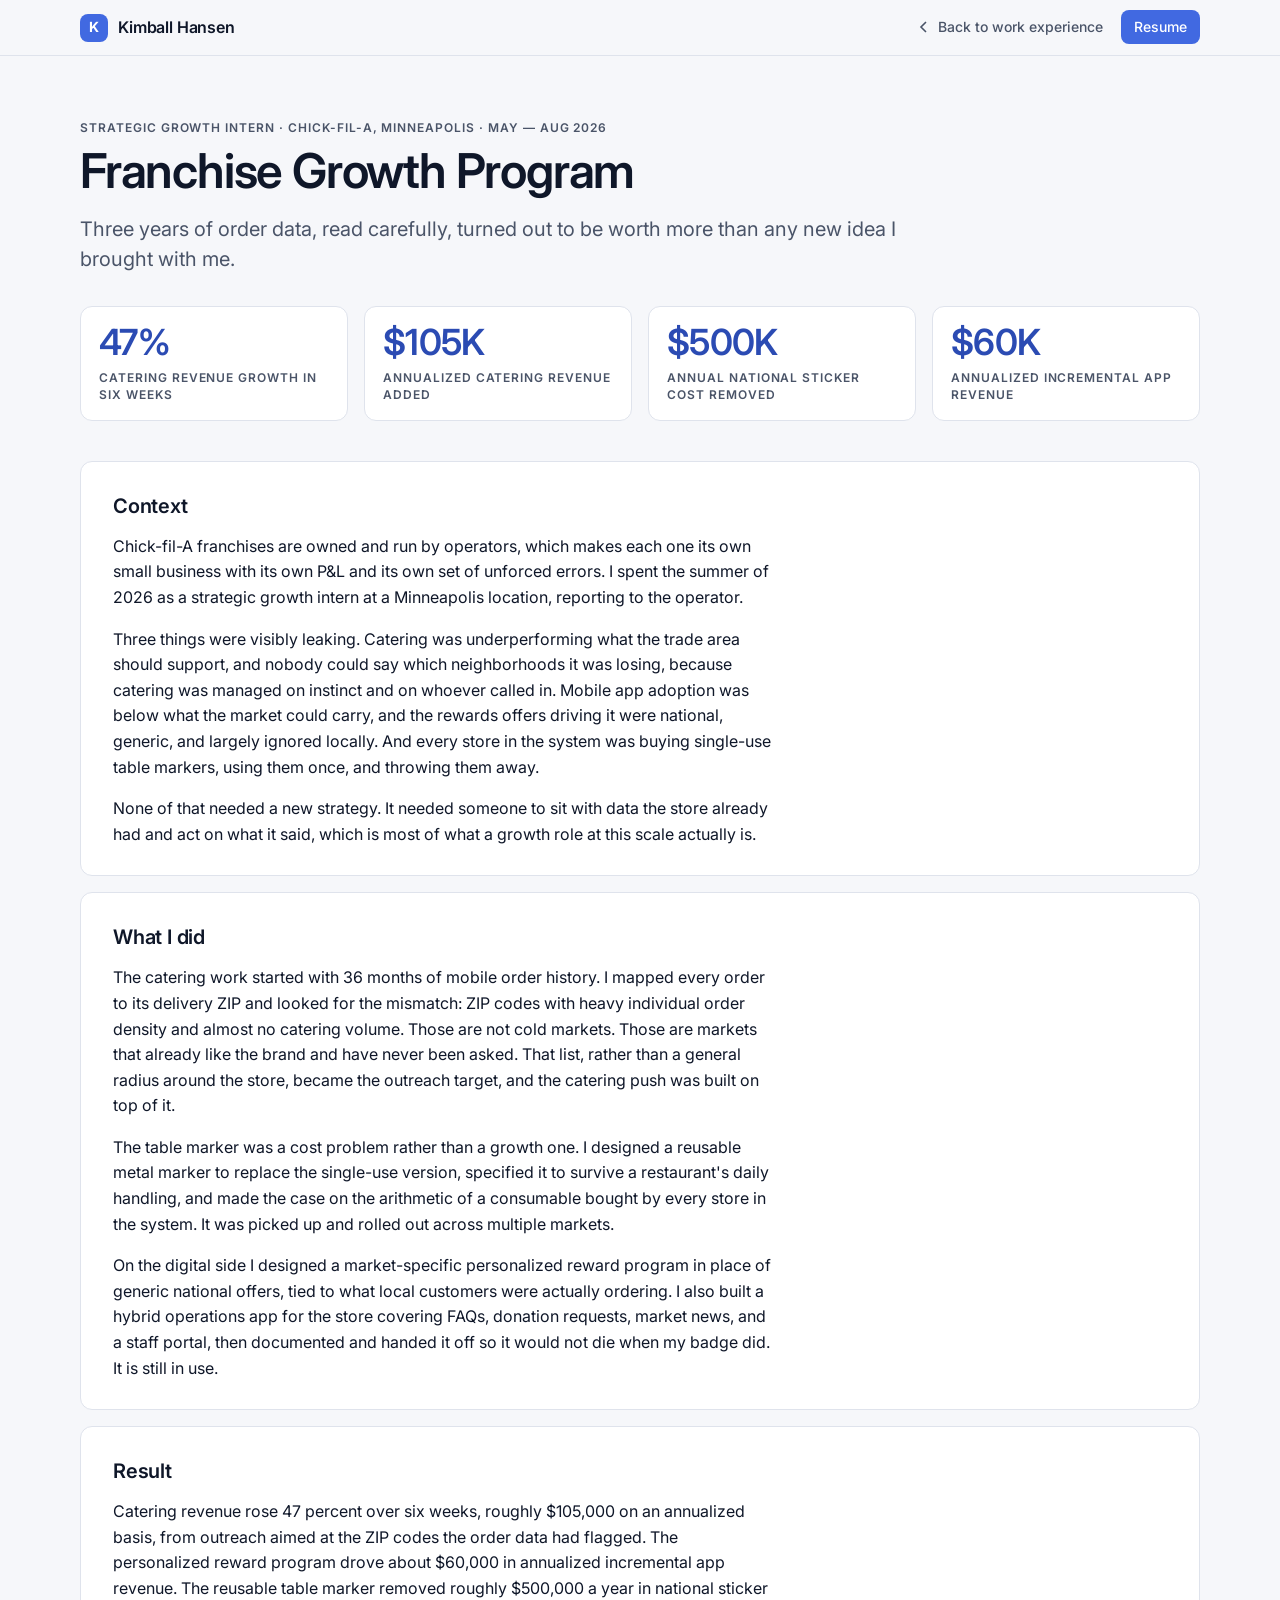
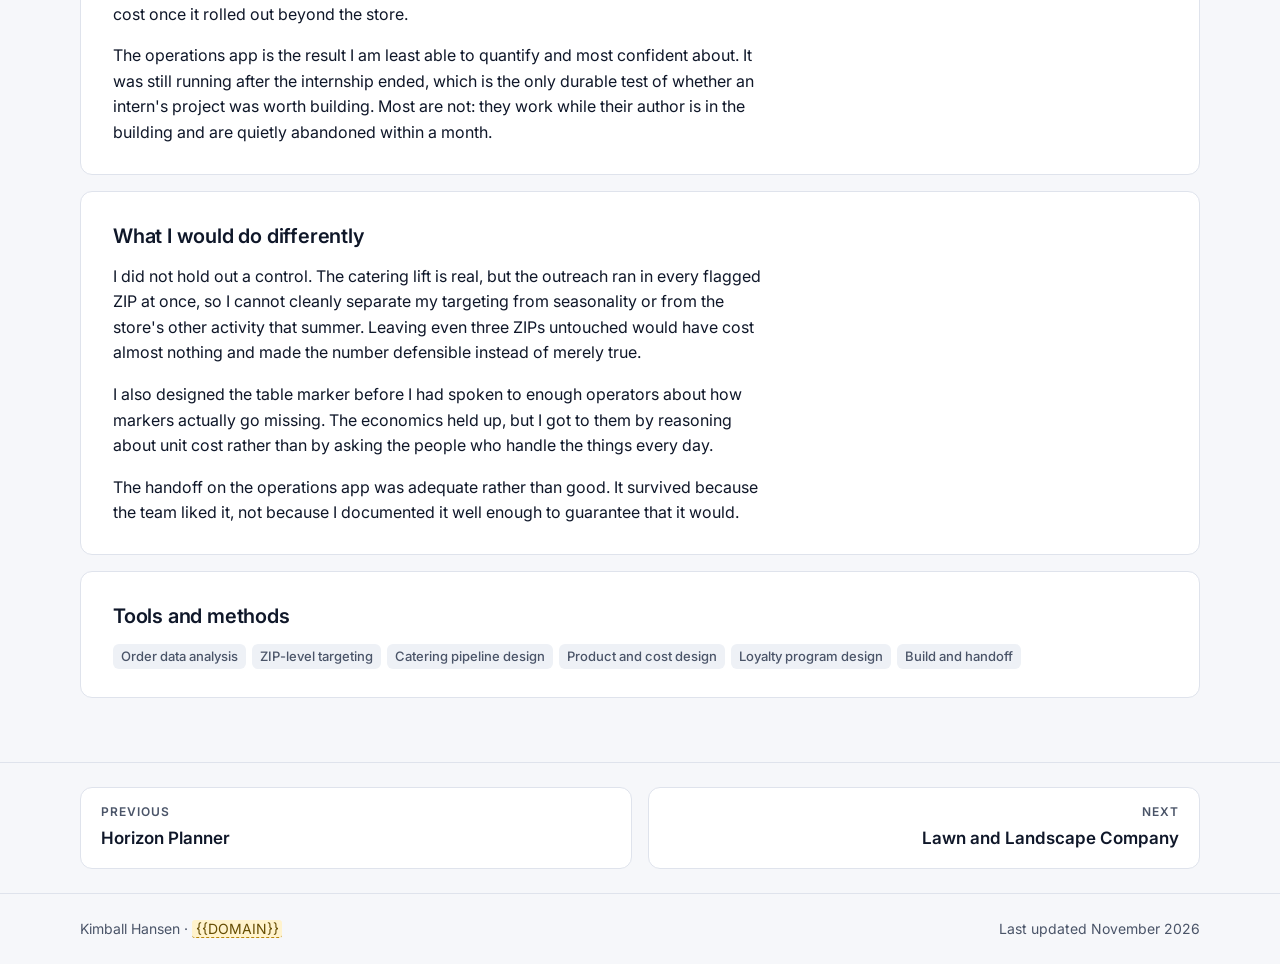
<file: chick-fil-a.html>
<!DOCTYPE html>
<html lang="en">
<head>
<script>document.documentElement.className += " js";</script>
<meta charset="utf-8">
<meta name="viewport" content="width=device-width, initial-scale=1">
<title>Franchise Growth Program | Kimball Hansen</title>
<meta name="description" content="A summer of catering, mobile app, and cost work at a Chick-fil-A franchise in Minneapolis, built on 36 months of order data.">

<meta property="og:type" content="article">
<meta property="og:title" content="Franchise Growth Program | Kimball Hansen">
<meta property="og:description" content="A summer of catering, mobile app, and cost work at a Chick-fil-A franchise in Minneapolis, built on 36 months of order data.">
<meta name="twitter:card" content="summary">
<meta name="twitter:title" content="Franchise Growth Program | Kimball Hansen">
<meta name="twitter:description" content="A summer of catering, mobile app, and cost work at a Chick-fil-A franchise in Minneapolis, built on 36 months of order data.">

<link rel="icon" href="assets/favicon.svg" type="image/svg+xml">
<link rel="preconnect" href="https://fonts.googleapis.com">
<link rel="preconnect" href="https://fonts.gstatic.com" crossorigin>
<link rel="stylesheet" href="https://fonts.googleapis.com/css2?family=Inter:wght@400;500;600;700&display=swap">
<link rel="stylesheet" href="styles.css?v=20">
</head>

<body>
<a class="skip-link" href="#main">Skip to content</a>

<header class="header header--case">
  <div class="wrap header__inner">
    <a class="wordmark" href="index.html#experience"><span class="wordmark__mark" aria-hidden="true">K</span><span class="wordmark__text">Kimball Hansen</span></a>
    <div class="header__actions">
      <a class="back-link" href="index.html#experience">
        <svg width="16" height="16" viewBox="0 0 16 16" fill="none" stroke="currentColor" stroke-width="1.6" aria-hidden="true"><path d="M10 3 5 8l5 5"/></svg>
        <span>Back<span class="back-link__more"> to work experience</span></span>
      </a>
      <a class="btn btn--primary btn--sm" href="assets/resume.pdf">Resume</a>
    </div>
  </div>
</header>

<main id="main">

  <article>
    <section class="case-head wrap" aria-labelledby="case-title">
      <p class="eyebrow">Strategic Growth Intern · Chick-fil-A, Minneapolis · May — Aug 2026</p>
      <h1 class="h-display" id="case-title">Franchise Growth Program</h1>
      <p class="lead">Three years of order data, read carefully, turned out to be worth more than any new idea
        I brought with me.</p>

      <div class="metrics" style="--metric-cols: 4">
        <div class="metric" data-reveal>
          <p class="metric__figure">47%</p>
          <p class="eyebrow metric__label">Catering revenue growth in six weeks</p>
        </div>
        <div class="metric" data-reveal>
          <p class="metric__figure">$105K</p>
          <p class="eyebrow metric__label">Annualized catering revenue added</p>
        </div>
        <div class="metric" data-reveal>
          <p class="metric__figure">$500K</p>
          <p class="eyebrow metric__label">Annual national sticker cost removed</p>
        </div>
        <div class="metric" data-reveal>
          <p class="metric__figure">$60K</p>
          <p class="eyebrow metric__label">Annualized incremental app revenue</p>
        </div>
      </div>
    </section>

    <section class="wrap case-body" aria-labelledby="context-heading">
      <div class="case-section" id="context">
        <h2 id="context-heading">Context</h2>
        <p>Chick-fil-A franchises are owned and run by operators, which makes each one its own small business
          with its own P&amp;L and its own set of unforced errors. I spent the summer of 2026 as a strategic
          growth intern at a Minneapolis location, reporting to the operator.</p>
        <p>Three things were visibly leaking. Catering was underperforming what the trade area should support,
          and nobody could say which neighborhoods it was losing, because catering was managed on instinct and
          on whoever called in. Mobile app adoption was below what the market could carry, and the rewards
          offers driving it were national, generic, and largely ignored locally. And every store in the system
          was buying single-use table markers, using them once, and throwing them away.</p>
        <p>None of that needed a new strategy. It needed someone to sit with data the store already had and act
          on what it said, which is most of what a growth role at this scale actually is.</p>
      </div>

      <div class="case-section">
        <h2>What I did</h2>
        <p>The catering work started with 36 months of mobile order history. I mapped every order to its
          delivery ZIP and looked for the mismatch: ZIP codes with heavy individual order density and almost no
          catering volume. Those are not cold markets. Those are markets that already like the brand and have
          never been asked. That list, rather than a general radius around the store, became the outreach
          target, and the catering push was built on top of it.</p>
        <p>The table marker was a cost problem rather than a growth one. I designed a reusable metal marker to
          replace the single-use version, specified it to survive a restaurant's daily handling, and made the
          case on the arithmetic of a consumable bought by every store in the system. It was picked up and
          rolled out across multiple markets.</p>
        <p>On the digital side I designed a market-specific personalized reward program in place of generic
          national offers, tied to what local customers were actually ordering. I also built a hybrid
          operations app for the store covering FAQs, donation requests, market news, and a staff portal,
          then documented and handed it off so it would not die when my badge did. It is still in use.</p>
      </div>

      <div class="case-section">
        <h2>Result</h2>
        <p>Catering revenue rose 47 percent over six weeks, roughly $105,000 on an annualized basis, from
          outreach aimed at the ZIP codes the order data had flagged. The personalized reward program drove
          about $60,000 in annualized incremental app revenue. The reusable table marker removed roughly
          $500,000 a year in national sticker cost once it rolled out beyond the store.</p>
        <p>The operations app is the result I am least able to quantify and most confident about. It was still
          running after the internship ended, which is the only durable test of whether an intern's project was
          worth building. Most are not: they work while their author is in the building and are quietly
          abandoned within a month.</p>
      </div>

      <div class="case-section">
        <h2>What I would do differently</h2>
        <p>I did not hold out a control. The catering lift is real, but the outreach ran in every flagged ZIP
          at once, so I cannot cleanly separate my targeting from seasonality or from the store's other
          activity that summer. Leaving even three ZIPs untouched would have cost almost nothing and made the
          number defensible instead of merely true.</p>
        <p>I also designed the table marker before I had spoken to enough operators about how markers actually
          go missing. The economics held up, but I got to them by reasoning about unit cost rather than by
          asking the people who handle the things every day.</p>
        <p>The handoff on the operations app was adequate rather than good. It survived because the team liked
          it, not because I documented it well enough to guarantee that it would.</p>
      </div>

      <div class="case-section">
        <h2>Tools and methods</h2>
        <ul class="methods">
          <li>Order data analysis</li>
          <li>ZIP-level targeting</li>
          <li>Catering pipeline design</li>
          <li>Product and cost design</li>
          <li>Loyalty program design</li>
          <li>Build and handoff</li>
        </ul>
      </div>
    </section>
  </article>

</main>

<nav class="case-nav" aria-label="Other case studies">
  <div class="wrap case-nav__inner">
    <div class="case-nav__item">
      <p class="eyebrow">Previous</p>
      <a href="horizon-planner.html">Horizon Planner</a>
    </div>
    <div class="case-nav__item case-nav__item--next">
      <p class="eyebrow">Next</p>
      <a href="lawn-care.html">Lawn and Landscape Company</a>
    </div>
  </div>
</nav>

<footer class="footer">
  <div class="wrap footer__inner">
    <p>Kimball Hansen · <span class="todo" title="Replace before publishing">{{DOMAIN}}</span></p>
    <p>Last updated November 2026</p>
  </div>
</footer>

<script src="main.js?v=20"></script>
</body>
</html>
</file>
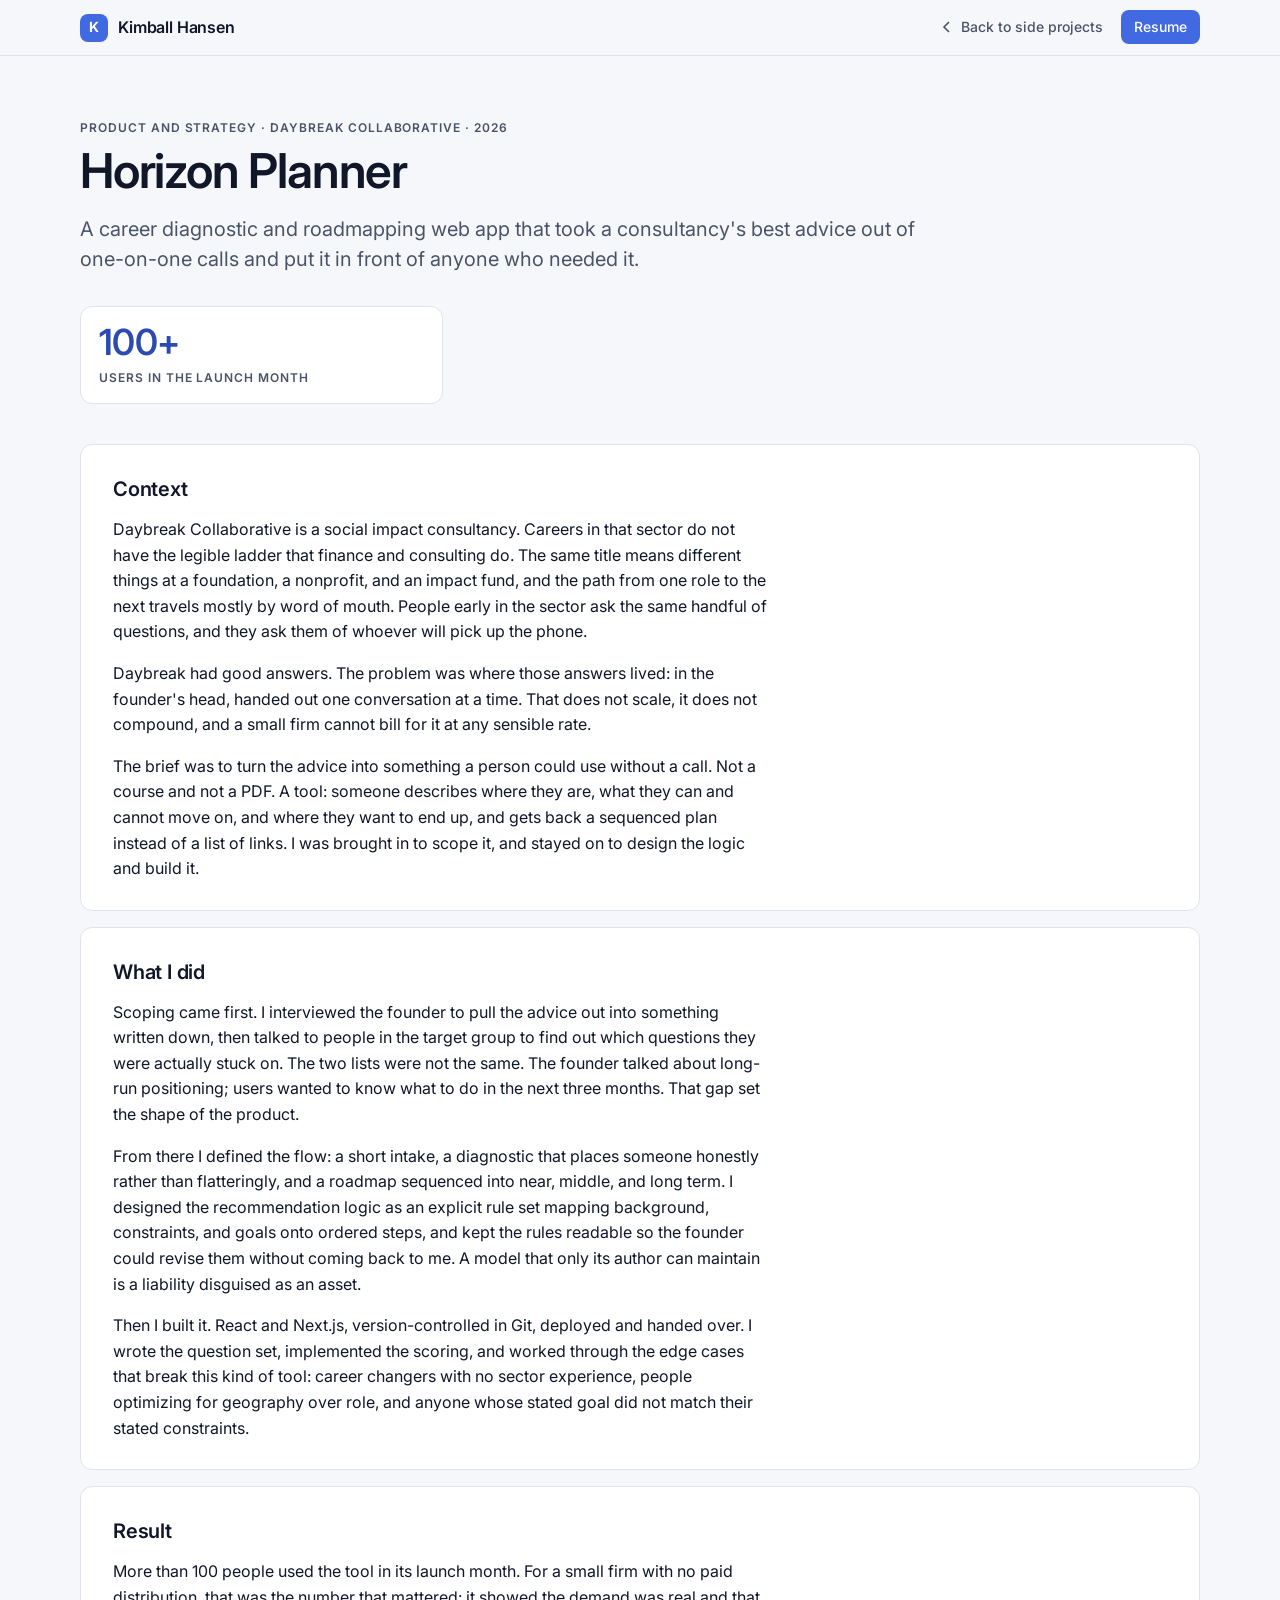
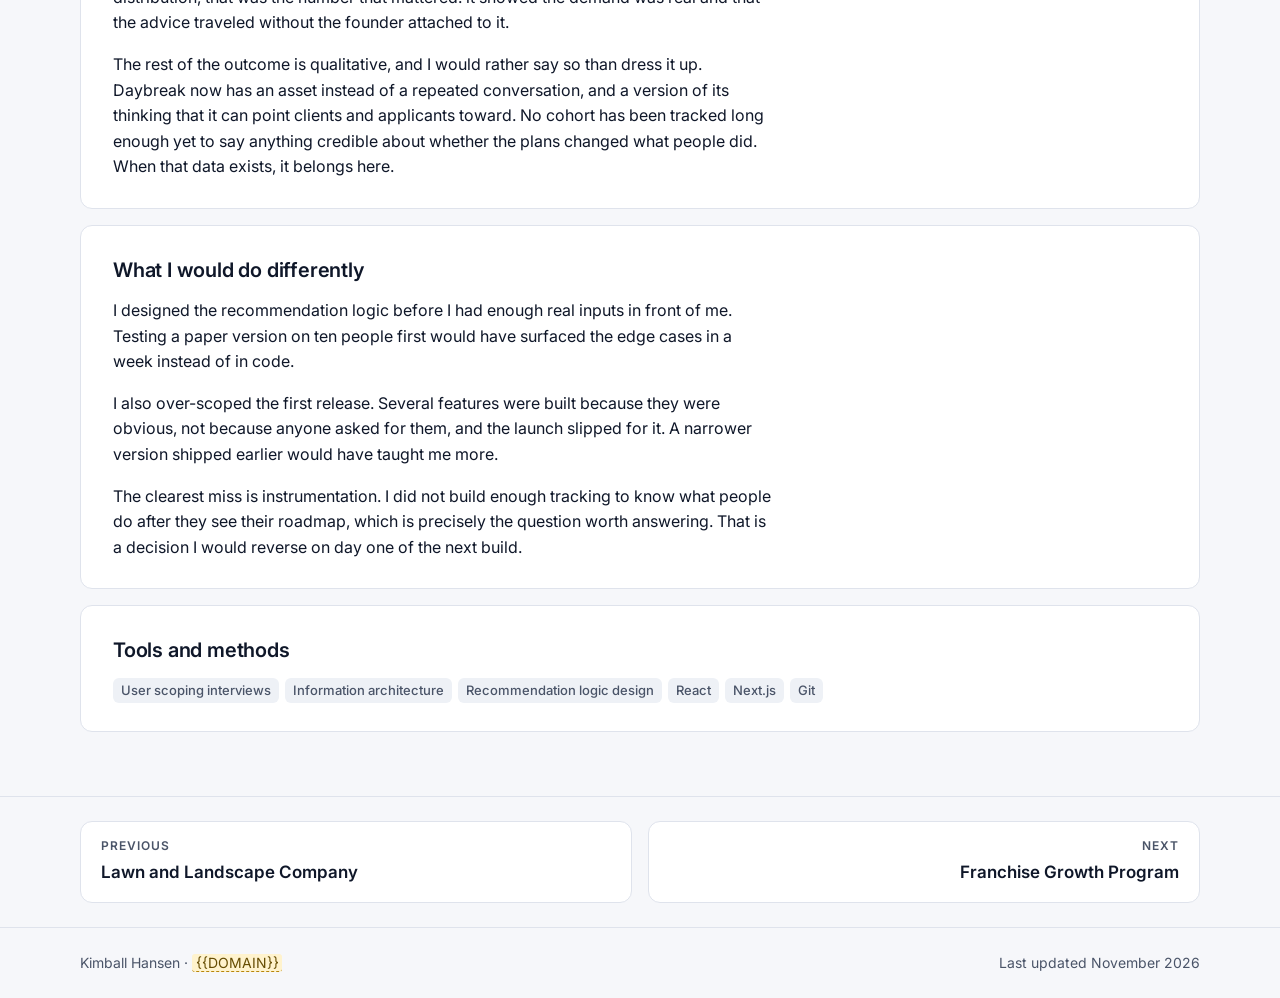
<file: horizon-planner.html>
<!DOCTYPE html>
<html lang="en">
<head>
<script>document.documentElement.className += " js";</script>
<meta charset="utf-8">
<meta name="viewport" content="width=device-width, initial-scale=1">
<title>Horizon Planner | Kimball Hansen</title>
<meta name="description" content="Scoping, designing, and shipping a career roadmapping web app for a social impact consultancy, in React and Next.js.">

<meta property="og:type" content="article">
<meta property="og:title" content="Horizon Planner | Kimball Hansen">
<meta property="og:description" content="Scoping, designing, and shipping a career roadmapping web app for a social impact consultancy, in React and Next.js.">
<meta name="twitter:card" content="summary">
<meta name="twitter:title" content="Horizon Planner | Kimball Hansen">
<meta name="twitter:description" content="Scoping, designing, and shipping a career roadmapping web app for a social impact consultancy, in React and Next.js.">

<link rel="icon" href="assets/favicon.svg" type="image/svg+xml">
<link rel="preconnect" href="https://fonts.googleapis.com">
<link rel="preconnect" href="https://fonts.gstatic.com" crossorigin>
<link rel="stylesheet" href="https://fonts.googleapis.com/css2?family=Inter:wght@400;500;600;700&display=swap">
<link rel="stylesheet" href="styles.css?v=20">
</head>

<body>
<a class="skip-link" href="#main">Skip to content</a>

<header class="header header--case">
  <div class="wrap header__inner">
    <a class="wordmark" href="index.html#projects"><span class="wordmark__mark" aria-hidden="true">K</span><span class="wordmark__text">Kimball Hansen</span></a>
    <div class="header__actions">
      <a class="back-link" href="index.html#projects">
        <svg width="16" height="16" viewBox="0 0 16 16" fill="none" stroke="currentColor" stroke-width="1.6" aria-hidden="true"><path d="M10 3 5 8l5 5"/></svg>
        <span>Back<span class="back-link__more"> to side projects</span></span>
      </a>
      <a class="btn btn--primary btn--sm" href="assets/resume.pdf">Resume</a>
    </div>
  </div>
</header>

<main id="main">

  <article>
    <section class="case-head wrap" aria-labelledby="case-title">
      <p class="eyebrow">Product and Strategy · Daybreak Collaborative · 2026</p>
      <h1 class="h-display" id="case-title">Horizon Planner</h1>
      <p class="lead">A career diagnostic and roadmapping web app that took a consultancy's best advice out of
        one-on-one calls and put it in front of anyone who needed it.</p>

      <div class="metrics" style="--metric-cols: 3">
        <div class="metric" data-reveal>
          <p class="metric__figure">100+</p>
          <p class="eyebrow metric__label">Users in the launch month</p>
        </div>
      </div>
    </section>

    <section class="wrap case-body" aria-labelledby="context-heading">
      <div class="case-section" id="context">
        <h2 id="context-heading">Context</h2>
        <p>Daybreak Collaborative is a social impact consultancy. Careers in that sector do not have the
          legible ladder that finance and consulting do. The same title means different things at a foundation,
          a nonprofit, and an impact fund, and the path from one role to the next travels mostly by word of
          mouth. People early in the sector ask the same handful of questions, and they ask them of whoever
          will pick up the phone.</p>
        <p>Daybreak had good answers. The problem was where those answers lived: in the founder's head, handed
          out one conversation at a time. That does not scale, it does not compound, and a small firm cannot
          bill for it at any sensible rate.</p>
        <p>The brief was to turn the advice into something a person could use without a call. Not a course and
          not a PDF. A tool: someone describes where they are, what they can and cannot move on, and where they
          want to end up, and gets back a sequenced plan instead of a list of links. I was brought in to scope
          it, and stayed on to design the logic and build it.</p>
      </div>

      <div class="case-section">
        <h2>What I did</h2>
        <p>Scoping came first. I interviewed the founder to pull the advice out into something written down,
          then talked to people in the target group to find out which questions they were actually stuck on.
          The two lists were not the same. The founder talked about long-run positioning; users wanted to know
          what to do in the next three months. That gap set the shape of the product.</p>
        <p>From there I defined the flow: a short intake, a diagnostic that places someone honestly rather than
          flatteringly, and a roadmap sequenced into near, middle, and long term. I designed the recommendation
          logic as an explicit rule set mapping background, constraints, and goals onto ordered steps, and kept
          the rules readable so the founder could revise them without coming back to me. A model that only its
          author can maintain is a liability disguised as an asset.</p>
        <p>Then I built it. React and Next.js, version-controlled in Git, deployed and handed over. I wrote the
          question set, implemented the scoring, and worked through the edge cases that break this kind of
          tool: career changers with no sector experience, people optimizing for geography over role, and
          anyone whose stated goal did not match their stated constraints.</p>
      </div>

      <div class="case-section">
        <h2>Result</h2>
        <p>More than 100 people used the tool in its launch month. For a small firm with no paid distribution,
          that was the number that mattered: it showed the demand was real and that the advice traveled
          without the founder attached to it.</p>
        <p>The rest of the outcome is qualitative, and I would rather say so than dress it up. Daybreak now has
          an asset instead of a repeated conversation, and a version of its thinking that it can point clients
          and applicants toward. No cohort has been tracked long enough yet to say anything credible about whether
          the plans changed what people did. When that data exists, it belongs here.</p>
      </div>

      <div class="case-section">
        <h2>What I would do differently</h2>
        <p>I designed the recommendation logic before I had enough real inputs in front of me. Testing a paper
          version on ten people first would have surfaced the edge cases in a week instead of in code.</p>
        <p>I also over-scoped the first release. Several features were built because they were obvious, not
          because anyone asked for them, and the launch slipped for it. A narrower version shipped earlier
          would have taught me more.</p>
        <p>The clearest miss is instrumentation. I did not build enough tracking to know what people do after
          they see their roadmap, which is precisely the question worth answering. That is a decision I would
          reverse on day one of the next build.</p>
      </div>

      <div class="case-section">
        <h2>Tools and methods</h2>
        <ul class="methods">
          <li>User scoping interviews</li>
          <li>Information architecture</li>
          <li>Recommendation logic design</li>
          <li>React</li>
          <li>Next.js</li>
          <li>Git</li>
        </ul>
      </div>
    </section>
  </article>

</main>

<nav class="case-nav" aria-label="Other case studies">
  <div class="wrap case-nav__inner">
    <div class="case-nav__item">
      <p class="eyebrow">Previous</p>
      <a href="lawn-care.html">Lawn and Landscape Company</a>
    </div>
    <div class="case-nav__item case-nav__item--next">
      <p class="eyebrow">Next</p>
      <a href="chick-fil-a.html">Franchise Growth Program</a>
    </div>
  </div>
</nav>

<footer class="footer">
  <div class="wrap footer__inner">
    <p>Kimball Hansen · <span class="todo" title="Replace before publishing">{{DOMAIN}}</span></p>
    <p>Last updated November 2026</p>
  </div>
</footer>

<script src="main.js?v=20"></script>
</body>
</html>
</file>
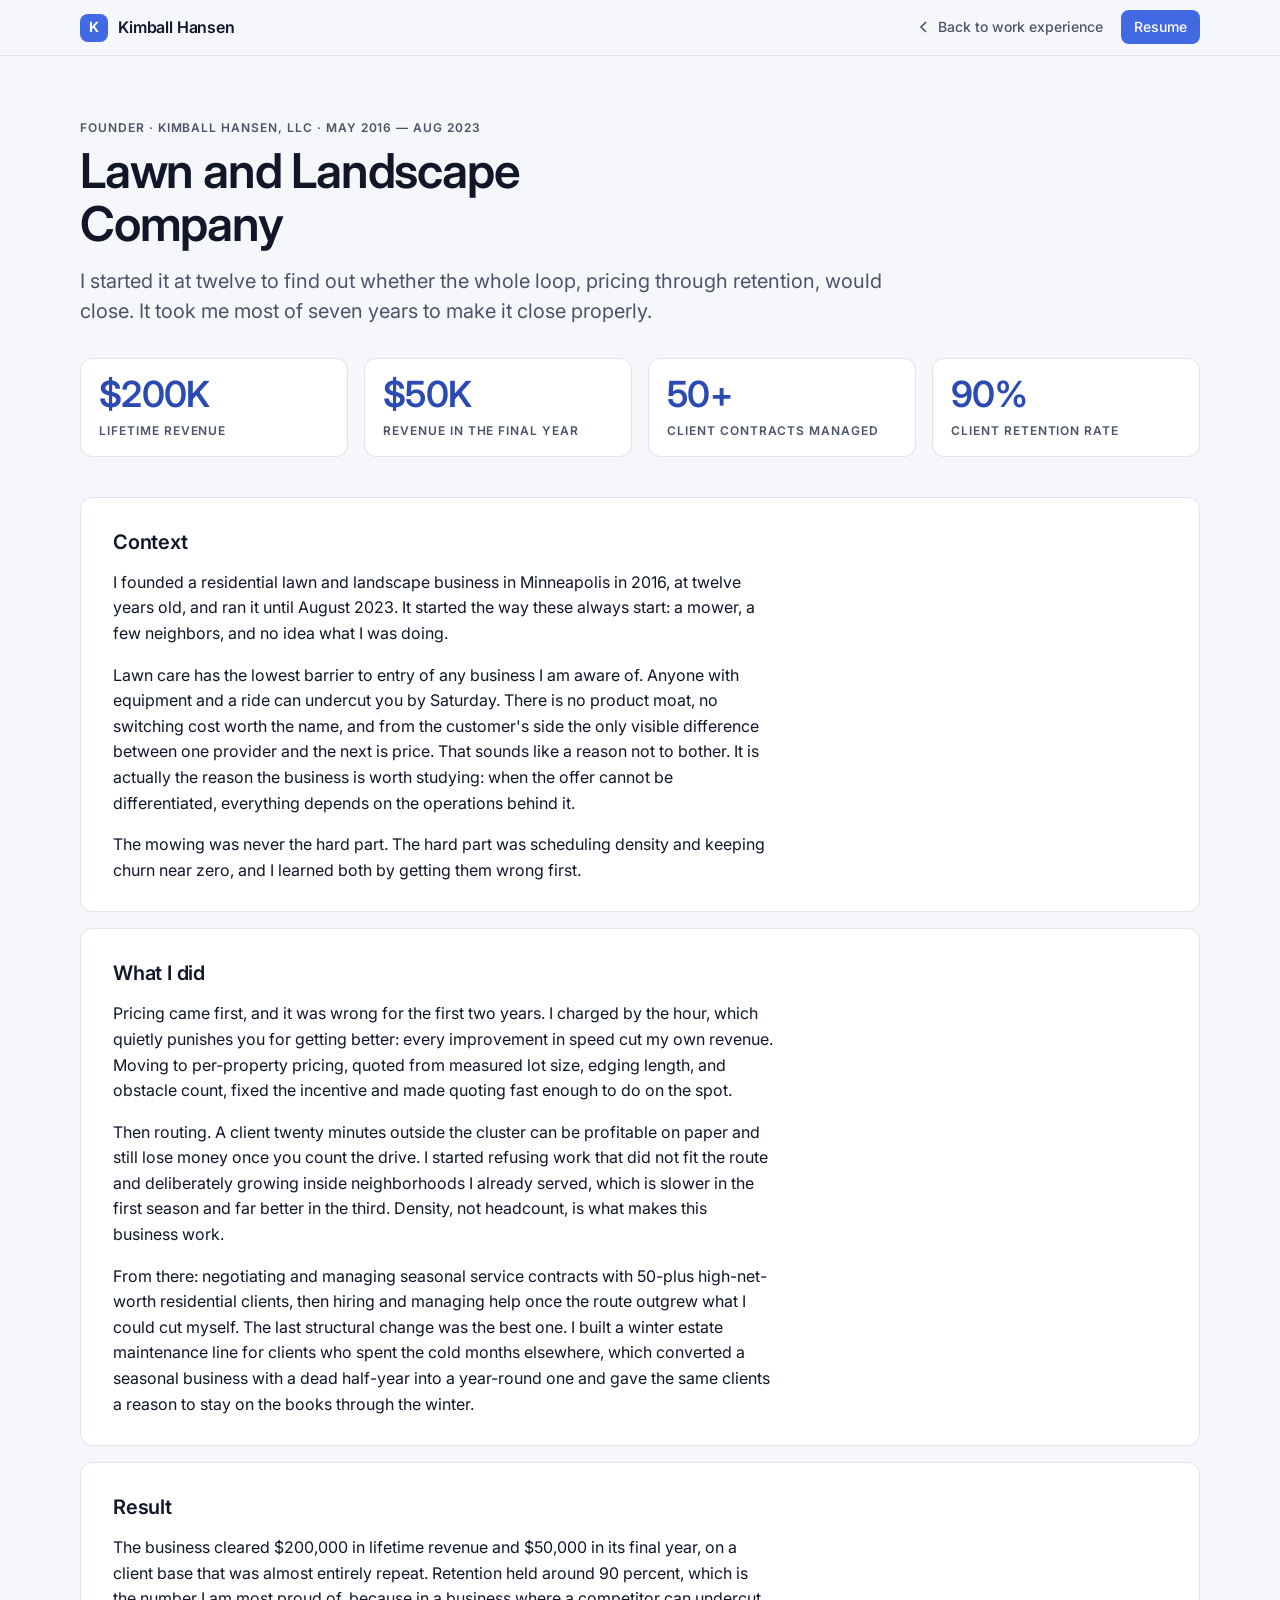
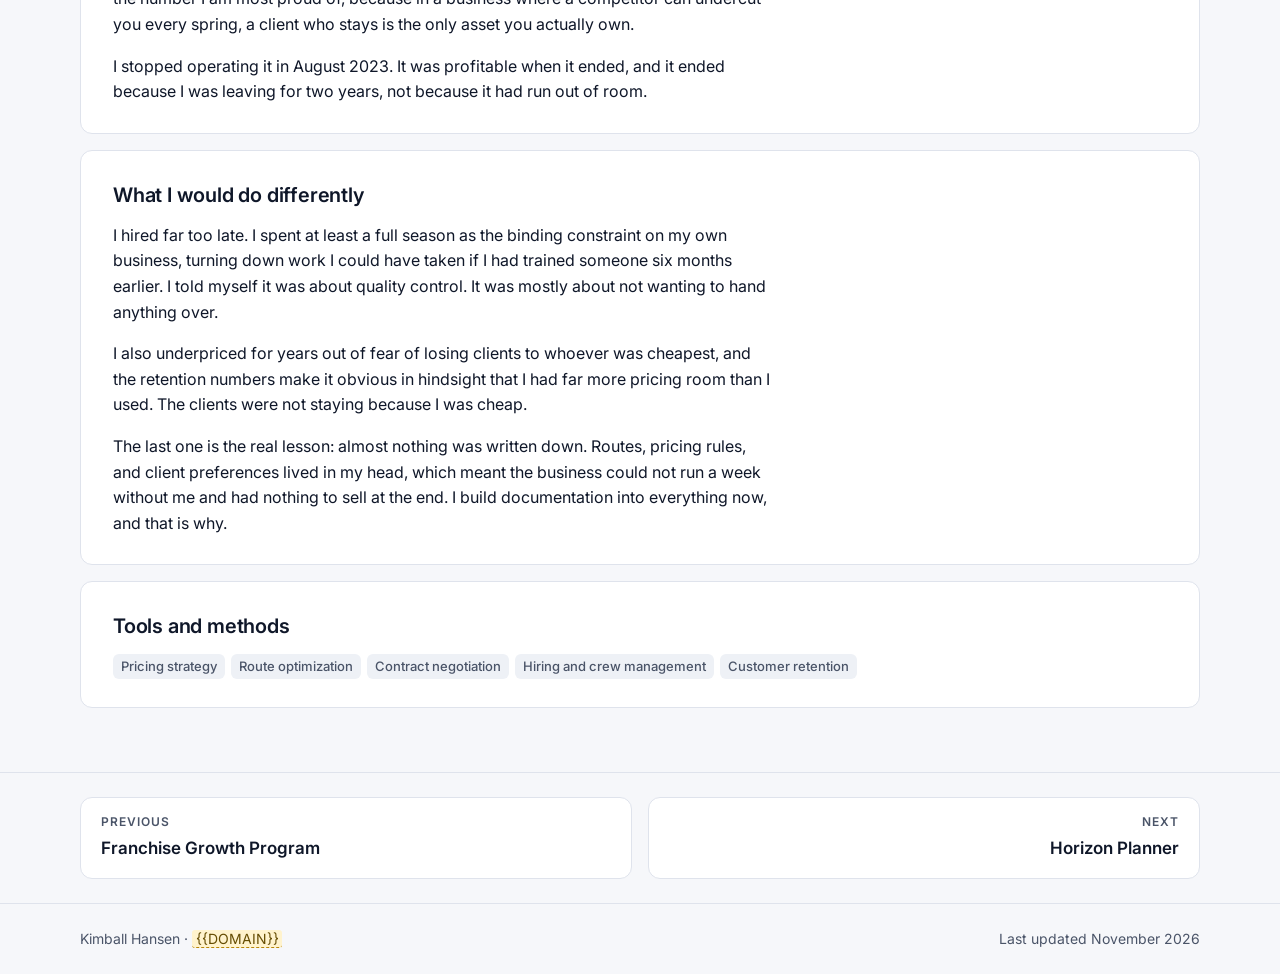
<file: lawn-care.html>
<!DOCTYPE html>
<html lang="en">
<head>
<script>document.documentElement.className += " js";</script>
<meta charset="utf-8">
<meta name="viewport" content="width=device-width, initial-scale=1">
<title>Lawn and Landscape Company | Kimball Hansen</title>
<meta name="description" content="Seven years running a residential lawn and landscape business, started at twelve, to $200K in lifetime revenue and 90% client retention.">

<meta property="og:type" content="article">
<meta property="og:title" content="Lawn and Landscape Company | Kimball Hansen">
<meta property="og:description" content="Seven years running a residential lawn and landscape business, started at twelve, to $200K in lifetime revenue and 90% client retention.">
<meta name="twitter:card" content="summary">
<meta name="twitter:title" content="Lawn and Landscape Company | Kimball Hansen">
<meta name="twitter:description" content="Seven years running a residential lawn and landscape business, started at twelve, to $200K in lifetime revenue and 90% client retention.">

<link rel="icon" href="assets/favicon.svg" type="image/svg+xml">
<link rel="preconnect" href="https://fonts.googleapis.com">
<link rel="preconnect" href="https://fonts.gstatic.com" crossorigin>
<link rel="stylesheet" href="https://fonts.googleapis.com/css2?family=Inter:wght@400;500;600;700&display=swap">
<link rel="stylesheet" href="styles.css?v=20">
</head>

<body>
<a class="skip-link" href="#main">Skip to content</a>

<header class="header header--case">
  <div class="wrap header__inner">
    <a class="wordmark" href="index.html#experience"><span class="wordmark__mark" aria-hidden="true">K</span><span class="wordmark__text">Kimball Hansen</span></a>
    <div class="header__actions">
      <a class="back-link" href="index.html#experience">
        <svg width="16" height="16" viewBox="0 0 16 16" fill="none" stroke="currentColor" stroke-width="1.6" aria-hidden="true"><path d="M10 3 5 8l5 5"/></svg>
        <span>Back<span class="back-link__more"> to work experience</span></span>
      </a>
      <a class="btn btn--primary btn--sm" href="assets/resume.pdf">Resume</a>
    </div>
  </div>
</header>

<main id="main">

  <article>
    <section class="case-head wrap" aria-labelledby="case-title">
      <p class="eyebrow">Founder · Kimball Hansen, LLC · May 2016 — Aug 2023</p>
      <h1 class="h-display" id="case-title">Lawn and Landscape Company</h1>
      <p class="lead">I started it at twelve to find out whether the whole loop, pricing through retention,
        would close. It took me most of seven years to make it close properly.</p>

      <div class="metrics" style="--metric-cols: 4">
        <div class="metric" data-reveal>
          <p class="metric__figure">$200K</p>
          <p class="eyebrow metric__label">Lifetime revenue</p>
        </div>
        <div class="metric" data-reveal>
          <p class="metric__figure">$50K</p>
          <p class="eyebrow metric__label">Revenue in the final year</p>
        </div>
        <div class="metric" data-reveal>
          <p class="metric__figure">50+</p>
          <p class="eyebrow metric__label">Client contracts managed</p>
        </div>
        <div class="metric" data-reveal>
          <p class="metric__figure">90%</p>
          <p class="eyebrow metric__label">Client retention rate</p>
        </div>
      </div>
    </section>

    <section class="wrap case-body" aria-labelledby="context-heading">
      <div class="case-section" id="context">
        <h2 id="context-heading">Context</h2>
        <p>I founded a residential lawn and landscape business in Minneapolis in 2016, at twelve years old, and
          ran it until August 2023. It started the way these always start: a mower, a few neighbors, and no
          idea what I was doing.</p>
        <p>Lawn care has the lowest barrier to entry of any business I am aware of. Anyone with equipment and a
          ride can undercut you by Saturday. There is no product moat, no switching cost worth the name, and
          from the customer's side the only visible difference between one provider and the next is price.
          That sounds like a reason not to bother. It is actually the reason the business is worth studying:
          when the offer cannot be differentiated, everything depends on the operations behind it.</p>
        <p>The mowing was never the hard part. The hard part was scheduling density and keeping churn near
          zero, and I learned both by getting them wrong first.</p>
      </div>

      <div class="case-section">
        <h2>What I did</h2>
        <p>Pricing came first, and it was wrong for the first two years. I charged by the hour, which quietly
          punishes you for getting better: every improvement in speed cut my own revenue. Moving to
          per-property pricing, quoted from measured lot size, edging length, and obstacle count, fixed the
          incentive and made quoting fast enough to do on the spot.</p>
        <p>Then routing. A client twenty minutes outside the cluster can be profitable on paper and still lose
          money once you count the drive. I started refusing work that did not fit the route and deliberately
          growing inside neighborhoods I already served, which is slower in the first season and far better
          in the third. Density, not headcount, is what makes this business work.</p>
        <p>From there: negotiating and managing seasonal service contracts with 50-plus high-net-worth
          residential clients, then hiring and managing help once the route outgrew what I could cut myself.
          The last structural change was the best one. I built a winter estate maintenance line for clients who
          spent the cold months elsewhere, which converted a seasonal business with a dead half-year into a
          year-round one and gave the same clients a reason to stay on the books through the winter.</p>
      </div>

      <div class="case-section">
        <h2>Result</h2>
        <p>The business cleared $200,000 in lifetime revenue and $50,000 in its final year, on a client base
          that was almost entirely repeat. Retention held around 90 percent, which is the number I am most
          proud of, because in a business where a competitor can undercut you every spring, a client who stays
          is the only asset you actually own.</p>
        <p>I stopped operating it in August 2023. It was profitable when it ended, and it ended because I was
          leaving for two years, not because it had run out of room.</p>
      </div>

      <div class="case-section">
        <h2>What I would do differently</h2>
        <p>I hired far too late. I spent at least a full season as the binding constraint on my own business,
          turning down work I could have taken if I had trained someone six months earlier. I told myself it
          was about quality control. It was mostly about not wanting to hand anything over.</p>
        <p>I also underpriced for years out of fear of losing clients to whoever was cheapest, and the
          retention numbers make it obvious in hindsight that I had far more pricing room than I used. The
          clients were not staying because I was cheap.</p>
        <p>The last one is the real lesson: almost nothing was written down. Routes, pricing rules, and client
          preferences lived in my head, which meant the business could not run a week without me and had
          nothing to sell at the end. I build documentation into everything now, and that is why.</p>
      </div>

      <div class="case-section">
        <h2>Tools and methods</h2>
        <ul class="methods">
          <li>Pricing strategy</li>
          <li>Route optimization</li>
          <li>Contract negotiation</li>
          <li>Hiring and crew management</li>
          <li>Customer retention</li>
        </ul>
      </div>
    </section>
  </article>

</main>

<nav class="case-nav" aria-label="Other case studies">
  <div class="wrap case-nav__inner">
    <div class="case-nav__item">
      <p class="eyebrow">Previous</p>
      <a href="chick-fil-a.html">Franchise Growth Program</a>
    </div>
    <div class="case-nav__item case-nav__item--next">
      <p class="eyebrow">Next</p>
      <a href="horizon-planner.html">Horizon Planner</a>
    </div>
  </div>
</nav>

<footer class="footer">
  <div class="wrap footer__inner">
    <p>Kimball Hansen · <span class="todo" title="Replace before publishing">{{DOMAIN}}</span></p>
    <p>Last updated November 2026</p>
  </div>
</footer>

<script src="main.js?v=20"></script>
</body>
</html>
</file>
<file: styles.css>
/* =========================================================================
   Kimball Hansen, personal site
   One stylesheet for every page.
   Sections: 1 tokens · 2 reset · 3 type · 4 layout · 5 header
             6 identity · 7 tab bar · 8 panels · 9 buttons · 10 cards
             11 badges and chips · 12 accordion · 13 facts · 14 callout
             15 file tree · 16 tooltip · 17 reveal and copy · 18 case pages
             19 footer · 20 motion · 21 todo · 22 print
   ========================================================================= */

/* 1 ─── Tokens ─────────────────────────────────────────────────────────── */

:root {
  /* Brand */
  --blue:        #4169E1;   /* royal blue: fills, tab indicator, primary buttons (4.8:1 with white) */
  --blue-ink:    #2B4BB3;   /* links and blue text on light surfaces (7:1 on white) */
  --blue-soft:   #E8EEFC;   /* tinted backgrounds */
  --accent:      #E59A2F;   /* warm accent, used sparingly: stars, highlights */
  --accent-ink:  #8A5300;   /* accent as text (6:1 on white) */

  /* Neutrals */
  --bg:          #F6F7FA;
  --surface:     #FFFFFF;
  --surface-2:   #EEF1F6;
  --ink:         #0F1729;
  --ink-muted:   #4A5468;   /* 7.6:1 on white */
  --line:        #DFE3EC;
  --line-strong: #C5CCDA;

  /* Map fills (Phase 2). Set --map-unvisited to var(--map-visited) for an all blue map. */
  --map-visited:   var(--blue);
  --map-unvisited: #D5DAE4;
  --map-visited-hover:   #2B4BB3;
  --map-unvisited-hover: #B9C1D1;
  --ink-on-map:    #0F1729;

  --shadow-lift: 0 6px 20px rgba(15, 23, 41, 0.08);

  --font: Inter, -apple-system, BlinkMacSystemFont, "Segoe UI", Roboto, sans-serif;
  --mono: ui-monospace, "SF Mono", Menlo, Consolas, monospace;

  --radius: 12px;
  --radius-sm: 8px;
  --content: 1120px;
  --gutter: 16px;
  --measure: 66ch;
  --header-h: 56px;
  --tabbar-h: 64px;
}

@media (min-width: 768px) {
  :root { --gutter: 32px; --tabbar-h: 52px; }
}

@media (prefers-color-scheme: dark) {
  :root {
    --blue-ink:    #9DB4F7;   /* light tint for links on navy (8:1) */
    --blue-soft:   #1A2850;
    --accent:      #F2B155;
    --accent-ink:  #F5C47E;

    --bg:          #0A1020;   /* deep navy ground */
    --surface:     #111A2E;
    --surface-2:   #18233B;
    --ink:         #E7EBF3;
    --ink-muted:   #A6B0C4;   /* 7.9:1 on surface */
    --line:        #243150;
    --line-strong: #34436A;

    --map-unvisited: #2C3854;
    --map-visited-hover:   #6F8FF0;
    --map-unvisited-hover: #3B4968;
    --shadow-lift: 0 6px 20px rgba(0, 0, 0, 0.35);
  }
}

/* 2 ─── Reset ──────────────────────────────────────────────────────────── */

*, *::before, *::after { box-sizing: border-box; }

html {
  -webkit-text-size-adjust: 100%;
  scroll-behavior: smooth;
  scroll-padding-top: calc(var(--header-h) + 16px);
}

@media (min-width: 768px) {
  html { scroll-padding-top: calc(var(--header-h) + var(--tabbar-h) + 16px); }
}

body {
  margin: 0;
  background: var(--bg);
  color: var(--ink);
  font-family: var(--font);
  font-size: 1rem;
  line-height: 1.6;
  -webkit-font-smoothing: antialiased;
  overflow-x: hidden;
}

[hidden] { display: none !important; }
img, svg { max-width: 100%; }
img { height: auto; display: block; }
ul, ol { margin: 0; padding: 0; list-style: none; }
h1, h2, h3, h4, p, dl, dd, figure { margin: 0; }
button { font: inherit; color: inherit; }

a { color: var(--blue-ink); text-decoration-thickness: 1px; text-underline-offset: 3px; }
a:hover { text-decoration-thickness: 2px; }

:focus-visible {
  outline: 2px solid var(--blue);
  outline-offset: 3px;
  border-radius: 4px;
}

.skip-link {
  position: absolute;
  left: var(--gutter);
  top: 0;
  transform: translateY(-120%);
  z-index: 300;
  background: var(--blue);
  color: #fff;
  padding: 0.6rem 1rem;
  border-radius: 0 0 var(--radius-sm) var(--radius-sm);
  font-size: 0.875rem;
  font-weight: 500;
  text-decoration: none;
}
.skip-link:focus { transform: translateY(0); }

.visually-hidden {
  position: absolute;
  width: 1px; height: 1px;
  margin: -1px; padding: 0;
  overflow: hidden;
  clip: rect(0 0 0 0);
  white-space: nowrap;
  border: 0;
}

/* 3 ─── Type ───────────────────────────────────────────────────────────── */

.eyebrow {
  font-size: 0.75rem;
  font-weight: 600;
  letter-spacing: 0.08em;
  text-transform: uppercase;
  color: var(--ink-muted);
  line-height: 1.4;
}
.eyebrow .num { color: var(--blue-ink); }

.h-display {
  font-size: clamp(1.75rem, 1.2rem + 2.6vw, 3rem);
  font-weight: 600;
  line-height: 1.1;
  letter-spacing: -0.025em;
}

.h-panel {
  font-size: clamp(1.5rem, 1.15rem + 1.6vw, 2.25rem);
  font-weight: 600;
  line-height: 1.15;
  letter-spacing: -0.02em;
  margin-top: 0.35rem;
}
.h-panel:focus { outline: none; }
.h-panel:focus-visible { outline: 2px solid var(--blue); outline-offset: 4px; }

.h-card {
  font-size: 1.125rem;
  font-weight: 600;
  line-height: 1.3;
  letter-spacing: -0.01em;
}

.h-group {
  font-size: 0.8125rem;
  font-weight: 600;
  letter-spacing: 0.06em;
  text-transform: uppercase;
  color: var(--ink-muted);
  margin: 2.5rem 0 1rem;
}

.lead {
  font-size: clamp(1.0625rem, 1rem + 0.35vw, 1.25rem);
  line-height: 1.5;
  color: var(--ink-muted);
  max-width: var(--measure);
}

.prose p { max-width: var(--measure); }
.prose p + p { margin-top: 1rem; }

.muted { color: var(--ink-muted); }
.small { font-size: 0.875rem; }

/* 4 ─── Layout ─────────────────────────────────────────────────────────── */

.wrap {
  width: 100%;
  max-width: calc(var(--content) + 2 * var(--gutter));
  margin-inline: auto;
  padding-inline: var(--gutter);
}

.grid { display: grid; grid-template-columns: minmax(0, 1fr); gap: 16px; }
@media (min-width: 768px) {
  .grid { gap: 20px; }
  .grid--2 { grid-template-columns: repeat(2, minmax(0, 1fr)); }
  .grid--bio { grid-template-columns: minmax(0, 3fr) minmax(0, 2fr); align-items: start; }
}
@media (min-width: 1024px) {
  .grid--3 { grid-template-columns: repeat(3, minmax(0, 1fr)); }
}

.stack > * + * { margin-top: 16px; }

/* 5 ─── Header ─────────────────────────────────────────────────────────── */

.header {
  position: sticky;
  top: 0;
  z-index: 100;
  height: var(--header-h);
  background: color-mix(in srgb, var(--bg) 92%, transparent);
  border-bottom: 1px solid var(--line);
  -webkit-backdrop-filter: saturate(1.4) blur(8px);
  backdrop-filter: saturate(1.4) blur(8px);
}
@supports not (background: color-mix(in srgb, red 50%, blue)) {
  .header { background: var(--bg); }
}

.header__inner {
  height: 100%;
  display: flex;
  align-items: center;
  justify-content: space-between;
  gap: 12px;
}

.wordmark {
  display: inline-flex;
  align-items: center;
  gap: 10px;
  font-weight: 600;
  font-size: 1rem;
  letter-spacing: -0.01em;
  color: var(--ink);
  text-decoration: none;
  white-space: nowrap;
}
.wordmark__mark {
  display: grid;
  place-items: center;
  width: 28px; height: 28px;
  border-radius: 8px;
  background: var(--blue);
  color: #fff;
  font-size: 0.875rem;
  font-weight: 700;
}

.header__actions { display: flex; align-items: center; gap: 8px; }

.back-link {
  display: inline-flex;
  align-items: center;
  gap: 6px;
  font-size: 0.875rem;
  font-weight: 500;
  color: var(--ink-muted);
  text-decoration: none;
  padding: 8px 10px;
  border-radius: var(--radius-sm);
}
.back-link:hover { color: var(--ink); background: var(--surface-2); }

/* 6 ─── Identity block ─────────────────────────────────────────────────── */

.identity { padding-block: 28px 20px; }
@media (min-width: 768px) { .identity { padding-block: 48px 28px; } }

.identity__inner {
  display: grid;
  grid-template-columns: auto minmax(0, 1fr);
  gap: 16px 20px;
  align-items: center;
}

.identity__photo {
  width: 72px; height: 72px;
  border-radius: 50%;
  object-fit: cover;
  object-position: 50% 18%;
  border: 2px solid var(--surface);
  box-shadow: 0 0 0 1px var(--line);
  background: var(--surface-2);
}
@media (min-width: 768px) { .identity__photo { width: 104px; height: 104px; } }

.identity__line { margin-top: 6px; color: var(--ink-muted); max-width: 60ch; }
.identity__actions { grid-column: 1 / -1; display: flex; flex-wrap: wrap; gap: 8px; }
@media (min-width: 768px) {
  .identity__actions { grid-column: 2; }
}

/* 7 ─── Tab bar ────────────────────────────────────────────────────────── */
/* Mobile: fixed to the bottom of the screen, in thumb reach.
   768px and up: sticky under the header.
   Without JS these are plain in page anchor links. */

.tabbar {
  position: fixed;
  left: 0; right: 0; bottom: 0;
  z-index: 100;
  background: var(--surface);
  border-top: 1px solid var(--line);
  padding-bottom: env(safe-area-inset-bottom, 0);
}

.tabbar__list {
  display: grid;
  grid-template-columns: repeat(5, minmax(0, 1fr));
  max-width: 560px;
  margin-inline: auto;
}

.tabbar__tab {
  position: relative;
  display: flex;
  flex-direction: column;
  align-items: center;
  justify-content: center;
  gap: 3px;
  height: var(--tabbar-h);
  padding: 6px 2px;
  font-size: 0.6875rem;
  font-weight: 500;
  color: var(--ink-muted);
  text-decoration: none;
  -webkit-tap-highlight-color: transparent;
}
.tabbar__tab svg { width: 22px; height: 22px; flex: none; }
.tabbar__tab:hover { color: var(--ink); }
.tabbar__tab[aria-selected="true"] { color: var(--blue-ink); }
.tabbar__tab[aria-selected="true"]::before {
  content: "";
  position: absolute;
  top: 0; left: 22%; right: 22%;
  height: 3px;
  border-radius: 0 0 3px 3px;
  background: var(--blue);
}
.tabbar__tab:focus-visible { outline-offset: -4px; }

.tabbar__long { display: none; }

/* Room for the fixed bar so it never covers the footer. */
body.has-tabbar { padding-bottom: calc(var(--tabbar-h) + env(safe-area-inset-bottom, 0)); }

@media (min-width: 768px) {
  .tabbar {
    position: sticky;
    top: var(--header-h);
    bottom: auto;
    background: color-mix(in srgb, var(--bg) 94%, transparent);
    border-top: 0;
    border-bottom: 1px solid var(--line);
    -webkit-backdrop-filter: blur(8px);
    backdrop-filter: blur(8px);
    padding-bottom: 0;
  }
  .tabbar__list {
    display: flex;
    gap: 4px;
    max-width: calc(var(--content) + 2 * var(--gutter));
    padding-inline: var(--gutter);
    overflow-x: auto;
    scrollbar-width: none;
  }
  .tabbar__tab {
    flex-direction: row;
    gap: 8px;
    height: var(--tabbar-h);
    padding: 0 14px;
    font-size: 0.9375rem;
    white-space: nowrap;
  }
  .tabbar__tab svg { width: 18px; height: 18px; }
  .tabbar__tab[aria-selected="true"] { color: var(--ink); }
  .tabbar__tab[aria-selected="true"]::before {
    top: auto; bottom: -1px; left: 10px; right: 10px;
    border-radius: 3px 3px 0 0;
  }
  .tabbar__short { display: none; }
  .tabbar__long { display: inline; }
  body.has-tabbar { padding-bottom: 0; }
}

/* 8 ─── Panels ─────────────────────────────────────────────────────────── */

.panel { padding-block: 32px 56px; }
@media (min-width: 768px) { .panel { padding-block: 48px 88px; } }

/* Without JS every panel shows, stacked, with a divider between them. */
.panel + .panel { border-top: 1px solid var(--line); }
.js .panel + .panel { border-top: 0; }
.js .panel[hidden] { display: none; }

.panel__head { margin-bottom: 28px; }
.panel__head .lead { margin-top: 10px; }

/* 9 ─── Buttons ────────────────────────────────────────────────────────── */

.btn {
  display: inline-flex;
  align-items: center;
  justify-content: center;
  gap: 8px;
  min-height: 40px;
  padding: 8px 16px;
  border-radius: 10px;
  border: 1px solid transparent;
  font-size: 0.9375rem;
  font-weight: 500;
  line-height: 1.2;
  text-decoration: none;
  cursor: pointer;
  transition: background-color 0.15s, border-color 0.15s, color 0.15s, transform 0.15s;
}
.btn svg { width: 16px; height: 16px; flex: none; }

.btn--primary { background: var(--blue); color: #fff; }
.btn--primary:hover { background: #3457C4; text-decoration: none; }

.btn--secondary {
  background: var(--surface);
  color: var(--ink);
  border-color: var(--line-strong);
}
.btn--secondary:hover { border-color: var(--blue); color: var(--blue-ink); text-decoration: none; }

.btn--sm { min-height: 34px; padding: 6px 12px; font-size: 0.875rem; border-radius: 8px; }

.btn-row { display: flex; flex-wrap: wrap; gap: 8px; }

/* 10 ─── Cards ─────────────────────────────────────────────────────────── */

.card {
  position: relative;
  background: var(--surface);
  border: 1px solid var(--line);
  border-radius: var(--radius);
  padding: 20px;
  transition: transform 0.2s ease, box-shadow 0.2s ease, border-color 0.2s ease;
}
@media (min-width: 768px) { .card { padding: 24px; } }

.card--lift:hover {
  transform: translateY(-2px);
  box-shadow: var(--shadow-lift);
  border-color: var(--line-strong);
}

.card__meta { margin-top: 4px; color: var(--ink-muted); font-size: 0.875rem; }
.card__body { margin-top: 12px; color: var(--ink-muted); }
.card__foot { margin-top: 16px; }
.card__head { display: flex; flex-wrap: wrap; align-items: center; justify-content: space-between; gap: 8px 12px; }

.card__media {
  margin: -20px -20px 16px;
  border-bottom: 1px solid var(--line);
  border-radius: var(--radius) var(--radius) 0 0;
  overflow: hidden;
  background: var(--surface-2);
  aspect-ratio: 16 / 10;
}
@media (min-width: 768px) { .card__media { margin: -24px -24px 20px; } }
.card__media img { width: 100%; height: 100%; object-fit: cover; object-position: top left; }

/* 11 ─── Badges and chips ──────────────────────────────────────────────── */

.badge {
  display: inline-flex;
  align-items: center;
  gap: 6px;
  padding: 3px 9px;
  border: 1px solid var(--line-strong);
  border-radius: 999px;
  font-size: 0.6875rem;
  font-weight: 600;
  letter-spacing: 0.06em;
  text-transform: uppercase;
  color: var(--ink-muted);
  white-space: nowrap;
}
.badge::before {
  content: "";
  width: 7px; height: 7px;
  border-radius: 50%;
  background: currentColor;
}
.badge--shipped  { color: var(--blue-ink); border-color: color-mix(in srgb, var(--blue) 45%, transparent); }
.badge--in-use   { color: var(--blue-ink); border-color: color-mix(in srgb, var(--blue) 45%, transparent); }
.badge--in-use::before { box-shadow: 0 0 0 3px color-mix(in srgb, var(--blue) 25%, transparent); }
.badge--paper    { color: var(--accent-ink); border-color: color-mix(in srgb, var(--accent) 55%, transparent); }
.badge--prototype { color: var(--ink-muted); }

.tags { display: flex; flex-wrap: wrap; gap: 6px; margin-top: 14px; }
.tags li {
  padding: 2px 8px;
  border-radius: 6px;
  background: var(--surface-2);
  font-size: 0.75rem;
  font-weight: 500;
  color: var(--ink-muted);
}

.chips { display: flex; flex-wrap: wrap; gap: 8px; margin-bottom: 20px; }
.chip {
  min-height: 36px;
  padding: 6px 14px;
  border-radius: 999px;
  border: 1px solid var(--line-strong);
  background: var(--surface);
  font-size: 0.875rem;
  font-weight: 500;
  color: var(--ink-muted);
  cursor: pointer;
  transition: background-color 0.15s, color 0.15s, border-color 0.15s;
}
.chip:hover { border-color: var(--blue); color: var(--ink); }
.chip[aria-pressed="true"] { background: var(--blue); border-color: var(--blue); color: #fff; }
.chip .count { margin-left: 4px; opacity: 0.75; font-variant-numeric: tabular-nums; }

/* Chips only make sense with JS; without it every card shows. */
.chips[data-needs-js] { display: none; }
.js .chips[data-needs-js] { display: flex; }

[data-filter-item][hidden] { display: none; }

/* 12 ─── Accordion (native details) ───────────────────────────────────── */

.acc {
  background: var(--surface);
  border: 1px solid var(--line);
  border-radius: var(--radius);
  transition: border-color 0.2s, box-shadow 0.2s;
}
.acc + .acc { margin-top: 12px; }
.acc:hover { border-color: var(--line-strong); }
.acc[open] { box-shadow: var(--shadow-lift); }

.acc > summary {
  list-style: none;
  display: grid;
  grid-template-columns: minmax(0, 1fr) auto;
  gap: 4px 16px;
  padding: 18px 20px;
  cursor: pointer;
  border-radius: var(--radius);
}
.acc > summary::-webkit-details-marker { display: none; }
.acc > summary::after {
  content: "";
  grid-row: 1 / span 2;
  grid-column: 2;
  align-self: center;
  width: 10px; height: 10px;
  border-right: 2px solid var(--ink-muted);
  border-bottom: 2px solid var(--ink-muted);
  transform: rotate(45deg) translate(-2px, -2px);
  transition: transform 0.2s ease;
}
.acc[open] > summary::after { transform: rotate(225deg) translate(-2px, -2px); }
.acc > summary:focus-visible { outline-offset: -2px; }

.acc__title { font-weight: 600; line-height: 1.35; }
.acc__meta { font-size: 0.875rem; color: var(--ink-muted); }
.acc__result { grid-column: 1; font-size: 0.9375rem; color: var(--ink); margin-top: 4px; }
.acc__link { margin-left: 6px; font-weight: 700; white-space: nowrap; }

.acc__body { padding: 0 20px 20px; }
.acc__body ul.bullets { margin-top: 4px; }

/* Height animation where the browser supports it; instant elsewhere. */
@supports (interpolate-size: allow-keywords) {
  :root { interpolate-size: allow-keywords; }
  .acc::details-content {
    block-size: 0;
    overflow: hidden;
    transition: block-size 0.25s ease, content-visibility 0.25s allow-discrete;
  }
  .acc[open]::details-content { block-size: auto; }
}

.bullets li { position: relative; padding-left: 18px; max-width: var(--measure); }
.bullets li + li { margin-top: 8px; }
.bullets li::before {
  content: "";
  position: absolute;
  left: 2px; top: 0.65em;
  width: 6px; height: 6px;
  border-radius: 50%;
  background: var(--blue);
}

/* 13 ─── Facts list ────────────────────────────────────────────────────── */

.facts__row { display: grid; gap: 2px; padding-block: 12px; }
.facts__row + .facts__row { border-top: 1px solid var(--line); }
.facts__row:first-child { padding-top: 0; }
.facts__row:last-child { padding-bottom: 0; }
.facts dt { font-size: 0.75rem; font-weight: 600; letter-spacing: 0.06em; text-transform: uppercase; color: var(--ink-muted); }
.facts dd { font-size: 0.9375rem; line-height: 1.5; }

/* 14 ─── Callout ───────────────────────────────────────────────────────── */

.callout {
  display: grid;
  grid-template-columns: auto minmax(0, 1fr);
  gap: 12px;
  padding: 16px 18px;
  border-radius: var(--radius);
  background: var(--blue-soft);
  border: 1px solid color-mix(in srgb, var(--blue) 25%, transparent);
  font-size: 0.9375rem;
}
.callout svg { width: 20px; height: 20px; color: var(--blue-ink); margin-top: 2px; }
.callout--warm {
  background: color-mix(in srgb, var(--accent) 12%, var(--surface));
  border-color: color-mix(in srgb, var(--accent) 40%, transparent);
}
.callout--warm svg { color: var(--accent-ink); }

/* 15 ─── File tree ─────────────────────────────────────────────────────── */

.tree {
  font-family: var(--mono);
  font-size: 0.8125rem;
  line-height: 1.5;
  padding: 14px 16px;
  border-radius: var(--radius-sm);
  background: var(--surface-2);
  border: 1px solid var(--line);
  overflow-x: auto;
}
.tree ul { padding-left: 18px; border-left: 1px dashed var(--line-strong); margin-left: 6px; }
.tree li { padding-block: 3px; }
.tree__name { color: var(--ink); font-weight: 600; white-space: nowrap; }
.tree__name--dir::after { content: "/"; color: var(--ink-muted); }
.tree__note { display: block; font-family: var(--font); font-size: 0.8125rem; color: var(--ink-muted); }
@media (min-width: 640px) {
  .tree__note { display: inline; margin-left: 10px; }
  .tree__note::before { content: "· "; }
}

/* 16 ─── Tooltip ───────────────────────────────────────────────────────── */

.tip {
  position: absolute;
  z-index: 50;
  max-width: 260px;
  padding: 10px 12px;
  border-radius: var(--radius-sm);
  background: var(--ink);
  color: var(--bg);
  font-size: 0.8125rem;
  line-height: 1.45;
  box-shadow: var(--shadow-lift);
  pointer-events: none;
}
.tip[hidden] { display: none; }
.tip strong { display: block; font-size: 0.875rem; }

/* 17 ─── Reveal and copy ───────────────────────────────────────────────── */

.contact-row {
  display: grid;
  grid-template-columns: minmax(0, 1fr);
  gap: 10px;
  align-items: center;
  padding-block: 14px;
}
.contact-row + .contact-row { border-top: 1px solid var(--line); }
@media (min-width: 640px) {
  .contact-row { grid-template-columns: 9rem minmax(0, 1fr); }
}
.contact-row__body { display: flex; flex-wrap: wrap; align-items: center; gap: 10px 0; min-width: 0; }
.contact-row__value:has(a) { margin-right: 16px; }
.contact-row__value { font-weight: 500; overflow-wrap: anywhere; }
.contact-row__value a { color: var(--ink); }

.copy-status { font-size: 0.8125rem; color: var(--blue-ink); min-height: 1.2em; }

/* 18 ─── Case pages ────────────────────────────────────────────────────── */

.case-head { padding-block: 40px 0; }
@media (min-width: 768px) { .case-head { padding-block: 64px 0; } }
.case-head .h-display { margin-top: 8px; max-width: 20ch; }
.case-head .lead { margin-top: 16px; }

.metrics {
  display: grid;
  grid-template-columns: repeat(2, minmax(0, 1fr));
  gap: 12px;
  margin-top: 32px;
}
@media (min-width: 768px) {
  .metrics { grid-template-columns: repeat(var(--metric-cols, 4), minmax(0, 1fr)); gap: 16px; }
}
.metric {
  background: var(--surface);
  border: 1px solid var(--line);
  border-radius: var(--radius);
  padding: 16px 18px;
}
.metric__figure {
  font-size: clamp(1.625rem, 1.3rem + 1.4vw, 2.25rem);
  font-weight: 600;
  line-height: 1.1;
  letter-spacing: -0.02em;
  color: var(--blue-ink);
  overflow-wrap: anywhere;
}
.metric__figure .todo { font-size: 1rem; letter-spacing: 0; }
.metric__label { margin-top: 8px; }

.case-body { padding-block: 40px 64px; }
.case-body .case-section {
  background: var(--surface);
  border: 1px solid var(--line);
  border-radius: var(--radius);
  padding: 20px;
}
@media (min-width: 768px) { .case-body .case-section { padding: 28px 32px; } }
.case-body .case-section + .case-section { margin-top: 16px; }

.case-section h2 {
  font-size: 1.25rem;
  font-weight: 600;
  letter-spacing: -0.01em;
  margin-bottom: 12px;
}
.case-section p { max-width: var(--measure); }
.case-section p + p { margin-top: 1rem; }

.case-list { margin-top: 1rem; max-width: var(--measure); }
.case-list li { position: relative; padding-left: 18px; }
.case-list li + li { margin-top: 0.6rem; }
.case-list li::before {
  content: "";
  position: absolute;
  left: 2px; top: 0.65em;
  width: 6px; height: 6px;
  border-radius: 50%;
  background: var(--blue);
}

.methods { display: flex; flex-wrap: wrap; gap: 6px; margin-top: 4px; }
.methods li {
  padding: 2px 8px;
  border-radius: 6px;
  background: var(--surface-2);
  font-size: 0.8125rem;
  font-weight: 500;
  color: var(--ink-muted);
}

.case-nav { border-top: 1px solid var(--line); }
.case-nav__inner { display: grid; gap: 12px; padding-block: 24px; }
@media (min-width: 768px) {
  .case-nav__inner { grid-template-columns: 1fr 1fr; gap: 16px; }
  .case-nav__item--next { text-align: right; }
}
.case-nav__item {
  background: var(--surface);
  border: 1px solid var(--line);
  border-radius: var(--radius);
  padding: 16px 20px;
}
.case-nav__item a {
  display: inline-block;
  margin-top: 4px;
  font-size: 1.0625rem;
  font-weight: 600;
  color: var(--ink);
  text-decoration: none;
}
.case-nav__item a::after { content: ""; position: absolute; inset: 0; border-radius: var(--radius); }
.case-nav__item { position: relative; transition: border-color 0.2s, box-shadow 0.2s, transform 0.2s; }
.case-nav__item:hover { border-color: var(--line-strong); box-shadow: var(--shadow-lift); transform: translateY(-2px); }

/* 19 ─── Footer ────────────────────────────────────────────────────────── */

.footer { border-top: 1px solid var(--line); }
.footer__inner {
  display: flex;
  flex-wrap: wrap;
  justify-content: space-between;
  gap: 4px 24px;
  padding-block: 24px;
  font-size: 0.875rem;
  color: var(--ink-muted);
}

/* 20 ─── Motion ────────────────────────────────────────────────────────── */

@keyframes panel-in {
  from { opacity: 0; transform: translateY(6px); }
  to   { opacity: 1; transform: none; }
}
.js .panel.is-entering { animation: panel-in 0.24s ease-out; }

@media (prefers-reduced-motion: reduce) {
  html { scroll-behavior: auto; }
  *, *::before, *::after {
    transition: none !important;
    animation: none !important;
  }
  .card--lift:hover, .case-nav__item:hover { transform: none; }
}

/* 21 ─── Placeholder chips ─────────────────────────────────────────────── */

.todo {
  overflow-wrap: anywhere;
  background: #FFF3CD;
  color: #664D03;
  padding: 0 0.25em;
  border-radius: 3px;
  border-bottom: 1px dashed #B8860B;
}

@media (prefers-color-scheme: dark) {
  .todo { background: #3A3218; color: #F0D98C; }
}

/* 22 ─── Print ─────────────────────────────────────────────────────────── */
/* Prints every panel stacked, whatever tab is open. */

@media print {
  .header, .tabbar, .footer, .case-nav, .skip-link, .btn-row, .chips,
  .identity__actions, .no-print { display: none !important; }

  body { background: #fff; color: #000; font-size: 10.5pt; padding: 0 !important; }
  .panel, .js .panel[hidden] { display: block !important; padding-block: 12pt; }
  .panel + .panel { border-top: 1px solid #999; }
  .card, .acc, .metric, .case-body .case-section { border-color: #bbb; box-shadow: none; break-inside: avoid; }
  .acc::details-content { block-size: auto !important; content-visibility: visible !important; }

  a { color: #000; text-decoration: underline; }
  a[href^="http"]::after {
    content: " (" attr(href) ")";
    font-size: 8.5pt;
    word-break: break-all;
  }
  .todo { background: none; border-bottom: 1px dashed #000; color: #000; }
}

/* Small phones: keep the case page header on one line. */
@media (max-width: 519px) {
  .back-link__more { display: none; }
}
@media (max-width: 379px) {
  .header--case .wordmark__text { position: absolute; width: 1px; height: 1px; overflow: hidden; clip: rect(0 0 0 0); white-space: nowrap; }
}

/* 23 ─── About: map, legend, places, countries ──────────────────────── */

.usmap { position: relative; max-width: 860px; margin: 20px auto 0; }
.usmap__svg { display: block; width: 100%; height: auto; overflow: visible; }

.usmap__state { transition: fill 0.15s ease; }
.usmap__state.is-visited   { fill: var(--map-visited); }
.usmap__state.is-unvisited { fill: var(--map-unvisited); }
.usmap__state.is-visited:hover,   .usmap__state.is-visited.is-active   { fill: var(--map-visited-hover); }
.usmap__state.is-unvisited:hover, .usmap__state.is-unvisited.is-active { fill: var(--map-unvisited-hover); }
.usmap__state:focus { outline: none; }
.usmap__outline { fill: none; stroke: var(--ink-on-map); stroke-width: 2; stroke-linejoin: round; pointer-events: none; }
.usmap__state:focus-visible ~ .usmap__outline, .usmap:focus-within .usmap__outline { stroke: var(--accent); stroke-width: 3; }

.usmap__borders { fill: none; stroke: var(--surface); stroke-width: 1; stroke-linejoin: round; pointer-events: none; }

.usmap__marker {
  position: absolute;
  transform: translate(-50%, -50%);
  width: 30px; height: 30px;
  padding: 0;
  border: 0;
  border-radius: 50%;
  background: none;
  display: grid;
  place-items: center;
  cursor: pointer;
}
.usmap__marker svg { width: 20px; height: 20px; overflow: visible; transition: transform 0.15s ease; }
.usmap__marker circle { fill: #fff; stroke: var(--ink-on-map); stroke-width: 3.5; }
.usmap__marker--home svg { width: 28px; height: 28px; }
.usmap__marker--home path { fill: var(--accent); stroke: var(--ink-on-map); stroke-width: 1.4; stroke-linejoin: round; }
.usmap__marker:hover svg, .usmap__marker[aria-expanded="true"] svg { transform: scale(1.2); }
.usmap__marker:focus-visible { outline: 2px solid var(--accent); outline-offset: 1px; }

.legend { display: flex; flex-wrap: wrap; gap: 6px 16px; font-size: 0.8125rem; color: var(--ink-muted); }
.legend li { display: inline-flex; align-items: center; gap: 6px; }
.legend__swatch { width: 14px; height: 14px; border-radius: 4px; }
.legend__swatch--visited { background: var(--map-visited); }
.legend__swatch--unvisited { background: var(--map-unvisited); }
.legend__dot { width: 13px; height: 13px; border-radius: 50%; background: #fff; border: 2.5px solid var(--ink-on-map); }
.legend__star { width: 16px; height: 16px; }
.legend__star path { fill: var(--accent); stroke: var(--ink-on-map); stroke-width: 1.4; }

.map-lists { display: grid; gap: 20px; margin-top: 20px; padding-top: 18px; border-top: 1px solid var(--line); }
@media (min-width: 768px) { .map-lists { grid-template-columns: minmax(0, 2fr) minmax(0, 1fr); gap: 32px; } }
.place-list { margin-top: 8px; }
.place-list li { font-size: 0.9375rem; color: var(--ink-muted); }
.place-list li + li { margin-top: 8px; }
.place-list strong { display: block; color: var(--ink); font-weight: 600; }
.map-lists .small { margin-top: 8px; color: var(--ink-muted); }

/* Tooltip card text for markers comes from .place-list items. */
.tip strong:not(:last-child) { margin-bottom: 2px; }
.tip .todo { color: #664D03; }

.country-chips { display: flex; flex-wrap: wrap; gap: 8px; margin-top: 12px; }
.country-chips li {
  display: inline-flex;
  align-items: center;
  gap: 6px;
  padding: 5px 12px;
  border-radius: 999px;
  border: 1px solid color-mix(in srgb, var(--blue) 35%, transparent);
  background: var(--blue-soft);
  font-size: 0.875rem;
  font-weight: 500;
}
.country-chips--next li { background: var(--surface); border-style: dashed; border-color: var(--line-strong); color: var(--ink-muted); }
.x2 {
  padding: 0 6px;
  border-radius: 999px;
  background: var(--accent);
  color: #3A2400;
  font-size: 0.6875rem;
  font-weight: 700;
  line-height: 1.6;
}

/* 24 ─── Work experience ───────────────────────────────────────────────── */

.exp-tools { display: flex; flex-wrap: wrap; align-items: flex-start; justify-content: space-between; gap: 8px 16px; margin-bottom: 8px; }
.exp-tools .chips { margin-bottom: 12px; }

.acc--static .acc__summary { display: grid; gap: 4px; padding: 18px 20px; }

/* Employer logo (or a simple icon where there is no logo) beside each role. */
.acc--logo > summary,
.acc--logo > .acc__summary { grid-template-columns: 48px minmax(0, 1fr) auto; column-gap: 16px; }
.acc--logo .acc__title,
.acc--logo .acc__meta,
.acc--logo .acc__result { grid-column: 2; }
.acc--logo > summary::after { grid-column: 3; }
.acc__logo {
  grid-column: 1; grid-row: 1 / span 3; align-self: start;
  display: grid; place-items: center;
  width: 48px; height: 48px;
  border: 1px solid var(--line); border-radius: var(--radius-sm);
  background: #fff; overflow: hidden;
}
.acc__logo img { width: 100%; height: 100%; object-fit: contain; }
.acc__logo--icon { background: var(--surface-2); color: var(--blue-ink); }
.acc__logo--icon svg { width: 24px; height: 24px; fill: none; stroke: currentColor; stroke-width: 1.75; stroke-linecap: round; stroke-linejoin: round; }
.acc__logo--text { font-size: 1.5rem; font-weight: 700; line-height: 1; }
@media (max-width: 480px) {
  .acc--logo > summary, .acc--logo > .acc__summary { grid-template-columns: 40px minmax(0, 1fr) auto; column-gap: 12px; }
  .acc__logo { width: 40px; height: 40px; }
}

.early-list li { display: grid; gap: 2px; padding-block: 10px; }
.early-list li + li { border-top: 1px solid var(--line); }
.early-list li:first-child { padding-top: 0; }
.early-list strong { font-weight: 600; }
.early-list span { font-size: 0.875rem; color: var(--ink-muted); }

[data-filter-section][hidden] { display: none; }

/* Map card layout: other countries | map | legend. On phones the map comes
   first, with the two short lists side by side under it. */
.map-layout {
  display: grid;
  grid-template-columns: minmax(0, 1fr) minmax(0, 1fr);
  grid-template-areas: "map map" "countries legend";
  gap: 20px;
  margin-top: 16px;
}
.map-layout__map { grid-area: map; min-width: 0; }
.map-layout__countries { grid-area: countries; }
.map-layout__legend { grid-area: legend; }
.map-layout .usmap { margin-top: 0; }
@media (min-width: 900px) {
  .map-layout {
    grid-template-columns: 9rem minmax(0, 1fr) 8rem;
    grid-template-areas: "countries map legend";
    align-items: center;
    gap: 28px;
  }
}
.map-side-list { margin-top: 10px; }
.map-side-list li { font-size: 0.9375rem; padding-block: 5px; }
.map-side-list li + li { border-top: 1px solid var(--line); }
.legend--stack { flex-direction: column; gap: 10px; margin-top: 12px; font-size: 0.875rem; }

/* 25 ─── Education ─────────────────────────────────────────────────────── */

.course-list { margin-top: 10px; }
.course-list li {
  display: grid;
  grid-template-columns: 5.5rem minmax(0, 1fr);
  column-gap: 10px;
  align-items: baseline;
  padding-block: 7px;
  font-size: 0.9375rem;
}
.course-list li + li { border-top: 1px solid var(--line); }
.course__code { font-family: var(--mono); font-size: 0.75rem; color: var(--ink-muted); white-space: nowrap; }
.course__tag {
  grid-column: 2;
  justify-self: start;
  margin-top: 4px;
  padding: 1px 7px;
  border-radius: 999px;
  border: 1px solid color-mix(in srgb, var(--blue) 40%, transparent);
  color: var(--blue-ink);
  font-size: 0.6875rem;
  font-weight: 600;
  letter-spacing: 0.04em;
  text-transform: uppercase;
}
.course-list li.is-key { font-weight: 600; }
.course-list li.is-key .course__code::before {
  content: "★ ";
  color: var(--accent);
}
@media (min-width: 768px) {
  .course-list--cols { columns: 2; column-gap: 32px; }
  .course-list--cols li { break-inside: avoid; }
  .course-list--cols li + li { border-top: 0; }
}

/* Inline PDF viewer: desktop only. Phones get the buttons above. */
.pdf-panel { display: none; }
@media (min-width: 768px) { .pdf-panel { display: block; } }
.embed--pdf .embed__frame { height: 640px; }

/* 26 ─── Side projects ─────────────────────────────────────────────────── */

/* Each card: summary and a GitHub button pinned to the bottom so the
   buttons line up across a row. */
.project { display: flex; flex-direction: column; }
.project > .card__foot { margin-top: auto; padding-top: 20px; }

/* Horizon Planner: the live site, embedded where the other cards have a
   screenshot. It renders at twice the tile size and is scaled to half, so
   visitors see the desktop layout; it still scrolls and takes clicks. */
.live { position: relative; }
.live__frame {
  position: absolute;
  top: 0;
  left: 0;
  width: 200%;
  height: 200%;
  border: 0;
  background: #fff;
  transform: scale(0.5);
  transform-origin: 0 0;
}

/* The projects tab runs wider than the other tabs so the three across
   tiles have room for their screenshots. */
.wrap--wide { max-width: calc(1440px + 2 * var(--gutter)); }

/* Desktop: two rows of three cards, image on top and text below. Once the
   live tool is loaded, Horizon Planner spans the row so the iframe has room. */
@media (min-width: 1024px) {
  .projects { grid-template-columns: repeat(3, minmax(0, 1fr)); }
}

/* Click to load embed (the transcript preview on the Education tab). */
.embed {
  position: relative;
  border: 1px solid var(--line);
  border-radius: var(--radius-sm);
  background: var(--surface-2);
  overflow: hidden;
}
.embed__frame { display: block; width: 100%; height: 680px; border: 0; background: #fff; }
</file>
